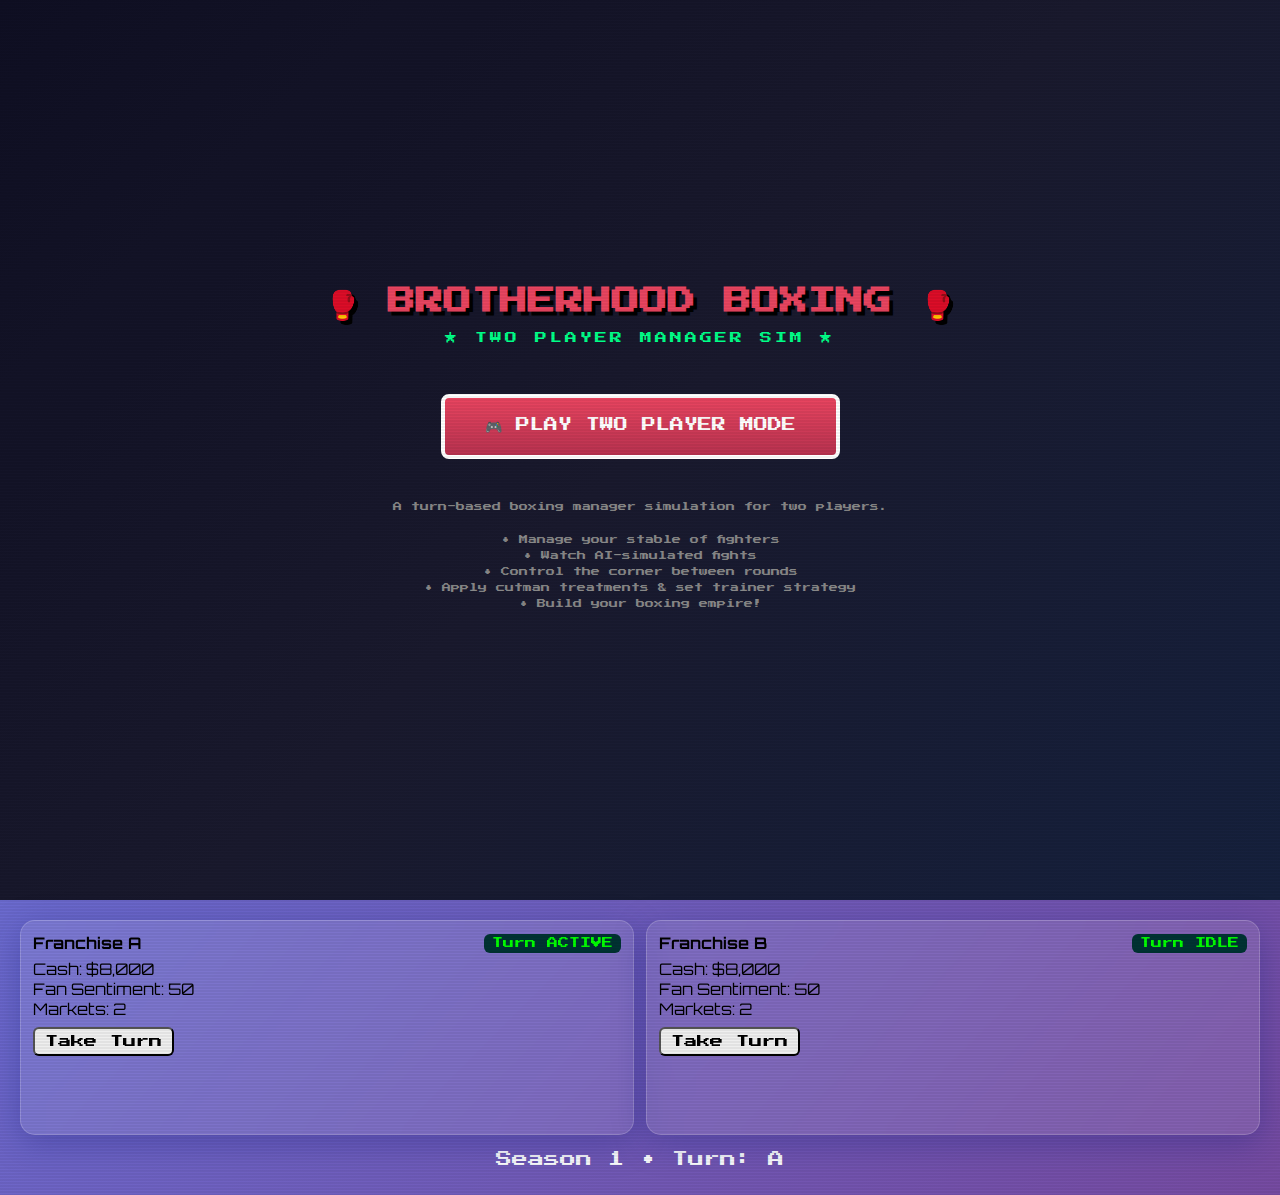
<file: index.html>
<!DOCTYPE html>
<html lang="en">
<head>
<meta charset="UTF-8">
<meta name="viewport" content="width=device-width, initial-scale=1.0">
<title>Brotherhood Boxing - Two Player Manager Sim</title>
<link rel="stylesheet" href="styles.css">
<link href="https://fonts.googleapis.com/css2?family=Orbitron:wght@400;700;900&family=Press+Start+2P&display=swap" rel="stylesheet">
<style>
    .launch-screen {
        min-height: 100vh;
        display: flex;
        flex-direction: column;
        align-items: center;
        justify-content: center;
        background: linear-gradient(135deg, #0f0f23 0%, #1a1a2e 50%, #16213e 100%);
        font-family: 'Press Start 2P', cursive;
        text-align: center;
        padding: 20px;
    }
    .launch-title {
        font-size: 28px;
        color: #e94560;
        text-shadow: 4px 4px 0 #000;
        margin-bottom: 10px;
    }
    .launch-subtitle {
        font-size: 12px;
        color: #00ff88;
        margin-bottom: 40px;
        letter-spacing: 3px;
    }
    .launch-btn {
        font-family: 'Press Start 2P', cursive;
        font-size: 14px;
        padding: 20px 40px;
        margin: 10px;
        background: linear-gradient(180deg, #e94560 0%, #b83250 100%);
        color: white;
        border: 4px solid #fff;
        border-radius: 8px;
        cursor: pointer;
        text-decoration: none;
        display: inline-block;
        transition: all 0.2s;
    }
    .launch-btn:hover {
        transform: scale(1.05);
        box-shadow: 0 0 30px rgba(233, 69, 96, 0.6);
    }
    .launch-btn.secondary {
        background: linear-gradient(180deg, #4da6ff 0%, #0066cc 100%);
        font-size: 10px;
        padding: 15px 30px;
    }
    .launch-desc {
        font-size: 9px;
        color: #888;
        max-width: 500px;
        line-height: 1.8;
        margin-top: 30px;
    }
</style>
</head>
<body>
<div class="launch-screen">
    <h1 class="launch-title">🥊 BROTHERHOOD BOXING 🥊</h1>
    <p class="launch-subtitle">★ TWO PLAYER MANAGER SIM ★</p>
    
    <a href="boxing-manager.html" class="launch-btn">
        🎮 PLAY TWO PLAYER MODE
    </a>
    
    <p class="launch-desc">
        A turn-based boxing manager simulation for two players.<br><br>
        • Manage your stable of fighters<br>
        • Watch AI-simulated fights<br>
        • Control the corner between rounds<br>
        • Apply cutman treatments & set trainer strategy<br>
        • Build your boxing empire!
    </p>
</div>

<!-- Legacy game scripts (can be loaded separately) -->
<script src="game.js"></script>
<script src="twofranchise.js"></script>
</body>
</html>
</file>
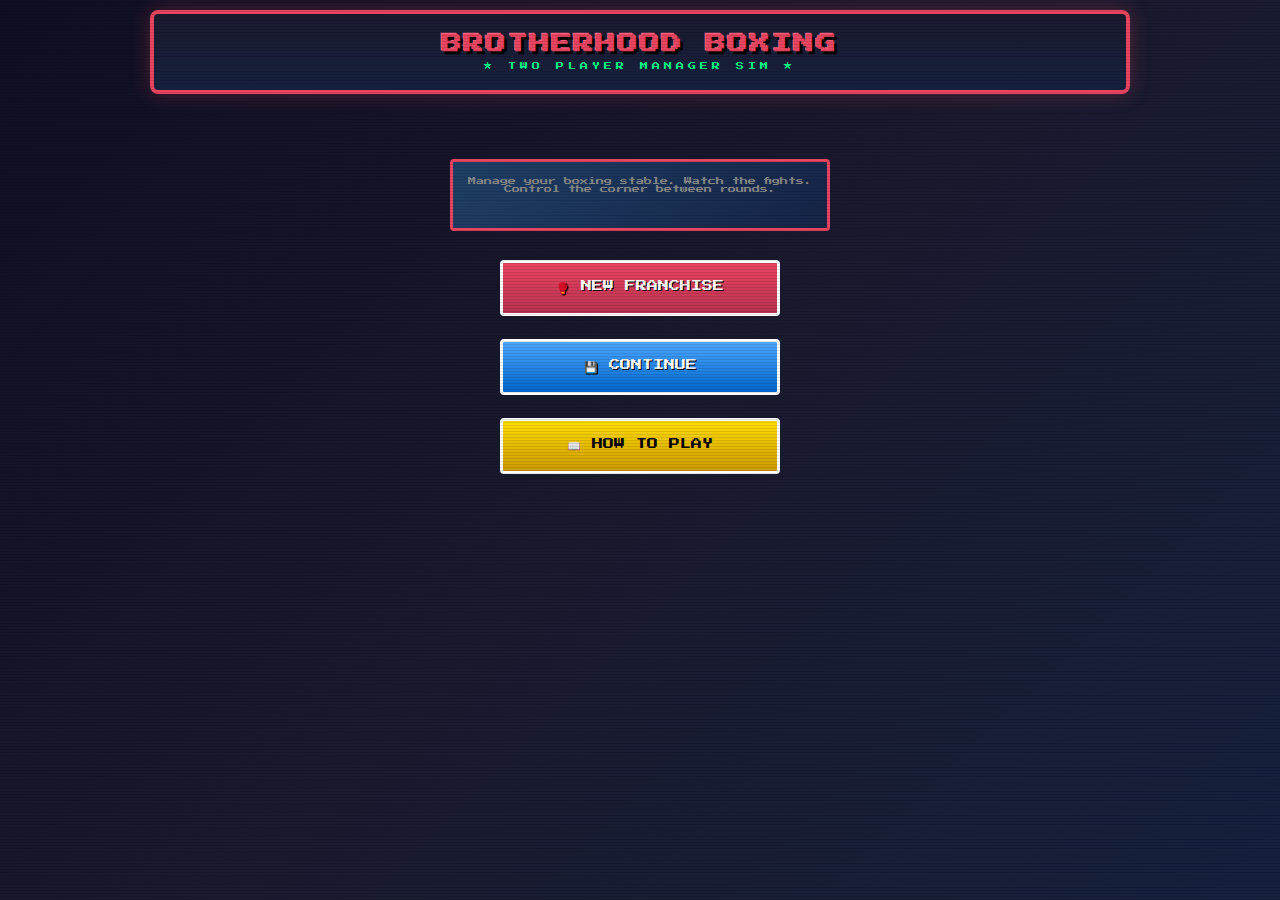
<file: boxing-manager.html>
<!DOCTYPE html>
<html lang="en">
<head>
    <meta charset="UTF-8">
    <meta name="viewport" content="width=device-width, initial-scale=1.0">
    <title>Brotherhood Boxing - Two Player Manager Sim</title>
    <link href="https://fonts.googleapis.com/css2?family=Press+Start+2P&display=swap" rel="stylesheet">
    <style>
        * { margin: 0; padding: 0; box-sizing: border-box; image-rendering: pixelated; }
        body {
            font-family: 'Press Start 2P', cursive;
            background: linear-gradient(135deg, #0f0f23 0%, #1a1a2e 50%, #16213e 100%);
            color: #eee;
            min-height: 100vh;
            overflow-x: hidden;
        }
        body::after {
            content: '';
            position: fixed;
            top: 0; left: 0; width: 100%; height: 100%;
            pointer-events: none;
            background: repeating-linear-gradient(0deg, rgba(0,0,0,0.1) 0px, rgba(0,0,0,0.1) 1px, transparent 1px, transparent 3px);
            z-index: 9999;
        }
        .game-wrapper { max-width: 1000px; margin: 0 auto; padding: 10px; }
        .game-header {
            text-align: center;
            padding: 20px;
            background: linear-gradient(180deg, #1a1a2e 0%, #16213e 100%);
            border: 4px solid #e94560;
            border-radius: 8px;
            margin-bottom: 15px;
            box-shadow: 0 0 20px rgba(233, 69, 96, 0.3);
        }
        .game-title {
            font-size: 20px;
            color: #e94560;
            text-shadow: 3px 3px 0 #000, -1px -1px 0 #ff6b8a;
            letter-spacing: 2px;
            animation: titlePulse 2s infinite;
        }
        @keyframes titlePulse {
            0%, 100% { text-shadow: 3px 3px 0 #000, 0 0 10px #e94560; }
            50% { text-shadow: 3px 3px 0 #000, 0 0 20px #ff6b8a; }
        }
        .game-subtitle { font-size: 8px; color: #00ff88; margin-top: 8px; letter-spacing: 4px; }
        .screen { display: none; }
        .screen.active { display: block; animation: fadeIn 0.3s; }
        @keyframes fadeIn { from { opacity: 0; } to { opacity: 1; } }
        .panel {
            background: linear-gradient(135deg, #1f4068 0%, #162447 100%);
            border: 3px solid #e94560;
            border-radius: 4px;
            padding: 15px;
            margin: 10px 0;
        }
        .panel.blue { border-color: #4da6ff; }
        .panel.green { border-color: #00ff88; }
        .panel.gold { border-color: #ffdd00; }
        .btn {
            font-family: 'Press Start 2P', cursive;
            font-size: 9px;
            padding: 12px 16px;
            background: linear-gradient(180deg, #e94560 0%, #b83250 100%);
            color: white;
            border: 3px solid #fff;
            border-radius: 4px;
            cursor: pointer;
            transition: all 0.1s;
            margin: 4px;
            text-shadow: 1px 1px 0 #000;
        }
        .btn:hover { transform: scale(1.05); box-shadow: 0 0 15px rgba(233, 69, 96, 0.5); }
        .btn:active { transform: scale(0.95); }
        .btn.blue { background: linear-gradient(180deg, #4da6ff 0%, #0066cc 100%); }
        .btn.green { background: linear-gradient(180deg, #00ff88 0%, #00aa55 100%); color: #000; text-shadow: none; }
        .btn.gold { background: linear-gradient(180deg, #ffdd00 0%, #cc9900 100%); color: #000; text-shadow: none; }
        .btn.large { font-size: 11px; padding: 18px 30px; }
        .btn:disabled { opacity: 0.5; cursor: not-allowed; }
        .menu-container { display: flex; flex-direction: column; align-items: center; gap: 15px; padding: 40px 20px; }
        .menu-btn { width: 280px; }
        .grid-2 { display: grid; grid-template-columns: 1fr 1fr; gap: 15px; }
        .grid-3 { display: grid; grid-template-columns: repeat(3, 1fr); gap: 10px; }
        .title { font-size: 12px; color: #ffdd00; text-align: center; margin-bottom: 15px; }
        .subtitle { font-size: 9px; color: #00ff88; margin-bottom: 10px; }
        .label { font-size: 8px; color: #888; }
        .value { font-size: 10px; color: #fff; }
        .highlight { color: #ffdd00; }
        .success { color: #00ff88; }
        .danger { color: #e94560; }
        .input {
            width: 100%;
            padding: 10px;
            font-family: 'Press Start 2P', cursive;
            font-size: 9px;
            background: #0a0a15;
            color: #fff;
            border: 2px solid #555;
            border-radius: 4px;
        }
        .input:focus { border-color: #e94560; outline: none; }
        .fighter-card {
            background: linear-gradient(135deg, #1a2a4a 0%, #0f1a2e 100%);
            border: 3px solid #555;
            border-radius: 4px;
            padding: 12px;
            cursor: pointer;
            transition: all 0.2s;
        }
        .fighter-card:hover { border-color: #e94560; transform: translateY(-2px); }
        .fighter-card.selected { border-color: #00ff88; box-shadow: 0 0 15px rgba(0, 255, 136, 0.4); }
        .fighter-sprite {
            width: 48px;
            height: 64px;
            margin: 0 auto 8px;
            background: #333;
            border: 2px solid #555;
            border-radius: 4px;
            display: flex;
            align-items: center;
            justify-content: center;
            font-size: 24px;
        }
        .fighter-name { font-size: 9px; color: #ffdd00; text-align: center; margin-bottom: 6px; }
        .stat-row { display: flex; justify-content: space-between; align-items: center; font-size: 7px; margin: 3px 0; }
        .stat-bar { width: 50px; height: 6px; background: #222; border: 1px solid #444; border-radius: 2px; overflow: hidden; }
        .stat-fill { height: 100%; background: linear-gradient(90deg, #e94560, #ff6b8a); transition: width 0.3s; }
        .stat-fill.blue { background: linear-gradient(90deg, #4da6ff, #66b3ff); }
        .stat-fill.green { background: linear-gradient(90deg, #00ff88, #66ffaa); }
        .ring-container {
            background: linear-gradient(180deg, #0a0a0a 0%, #1a1a1a 100%);
            border: 6px solid #8B4513;
            border-radius: 8px;
            padding: 15px;
            margin: 15px 0;
        }
        .ring-canvas {
            width: 100%;
            height: 300px;
            background: linear-gradient(180deg, #2a2a2a 0%, #1a1a1a 100%);
            border: 4px solid #ffdd00;
            border-radius: 4px;
            position: relative;
            overflow: hidden;
        }
        .ring-floor {
            position: absolute;
            bottom: 0; left: 0; right: 0;
            height: 60px;
            background: linear-gradient(180deg, #8B7355 0%, #6B5344 100%);
            border-top: 3px solid #A08060;
        }
        .ring-rope {
            position: absolute;
            left: 5%; right: 5%;
            height: 3px;
            background: linear-gradient(90deg, #e94560, #ff6b8a, #e94560);
            box-shadow: 0 0 5px #e94560;
        }
        .rope-1 { top: 25%; }
        .rope-2 { top: 40%; }
        .rope-3 { top: 55%; }
        .ring-fighter {
            position: absolute;
            bottom: 80px;
            width: 60px;
            height: 90px;
            transition: all 0.3s;
        }
        .ring-fighter.left { left: 25%; }
        .ring-fighter.right { right: 25%; }
        .pixel-boxer { width: 40px; height: 70px; position: relative; margin: 0 auto; }
        .boxer-head {
            width: 24px; height: 24px;
            background: #daa520;
            border: 2px solid #8B4513;
            border-radius: 4px;
            position: absolute;
            top: 0; left: 50%;
            transform: translateX(-50%);
        }
        .boxer-body {
            width: 28px; height: 24px;
            position: absolute;
            top: 22px; left: 50%;
            transform: translateX(-50%);
            border: 2px solid;
            border-radius: 2px;
        }
        .boxer-body.red { background: #e94560; border-color: #b83250; }
        .boxer-body.blue { background: #4da6ff; border-color: #0066cc; }
        .boxer-glove {
            width: 12px; height: 12px;
            border-radius: 50%;
            position: absolute;
            top: 28px;
            border: 2px solid;
        }
        .boxer-glove.left-glove { left: -2px; }
        .boxer-glove.right-glove { right: -2px; }
        .boxer-glove.red { background: #ff0000; border-color: #990000; }
        .boxer-glove.blue { background: #0066cc; border-color: #003366; }
        .boxer-shorts {
            width: 24px; height: 14px;
            position: absolute;
            top: 44px; left: 50%;
            transform: translateX(-50%);
            border: 2px solid;
            border-radius: 2px;
        }
        .boxer-shorts.red { background: #ffdd00; border-color: #cc9900; }
        .boxer-shorts.blue { background: #00ff88; border-color: #00aa55; }
        .boxer-legs {
            position: absolute;
            top: 56px; left: 50%;
            transform: translateX(-50%);
            display: flex;
            gap: 4px;
        }
        .boxer-leg { width: 8px; height: 16px; background: #daa520; border: 2px solid #8B4513; }
        
        /* Enhanced Fighter Animations */
        @keyframes fighterIdle {
            0%, 100% { transform: translateY(0) scaleY(1); }
            25% { transform: translateY(-1px) scaleY(0.98); }
            50% { transform: translateY(-2px) scaleY(0.97); }
            75% { transform: translateY(-1px) scaleY(0.98); }
        }
        @keyframes fighterBreathe {
            0%, 100% { transform: scale(1); }
            50% { transform: scale(1.02); }
        }
        @keyframes gloveReady {
            0%, 100% { transform: translateY(0); }
            50% { transform: translateY(-2px); }
        }
        .pixel-boxer { animation: fighterIdle 1.5s ease-in-out infinite; }
        .pixel-boxer .boxer-body { animation: fighterBreathe 2s ease-in-out infinite; }
        .pixel-boxer .boxer-glove { animation: gloveReady 0.8s ease-in-out infinite alternate; }
        
        /* Pause idle animations while boxer is actively fighting/engaged */
        .pixel-boxer.fighting,
        .pixel-boxer.engaged {
            animation-play-state: paused;
        }
        .pixel-boxer.fighting .boxer-body,
        .pixel-boxer.engaged .boxer-body,
        .pixel-boxer.fighting .boxer-glove,
        .pixel-boxer.engaged .boxer-glove {
            animation-play-state: paused;
        }
        
        /* Damage visualization */
        .boxer-head.cut::after {
            content: '';
            position: absolute;
            top: 8px; left: 50%;
            width: 6px; height: 2px;
            background: linear-gradient(90deg, #8B0000, #FF0000);
            border-radius: 1px;
            animation: cutBleed 1s ease-in-out infinite;
        }
        @keyframes cutBleed { 0%, 100% { opacity: 1; } 50% { opacity: 0.6; } }
        .boxer-head.swelling { 
            border-radius: 6px 4px 4px 6px; 
            background: linear-gradient(90deg, #daa520 60%, #9932CC 100%);
        }
        .boxer-body.fatigued { animation: fighterBreathe 1s ease-in-out infinite !important; }
        
        /* Rankings badge styles */
        .rank-badge { 
            display: inline-block; 
            padding: 2px 6px; 
            border-radius: 3px; 
            font-size: 8px; 
            font-weight: bold;
            margin-top: 4px;
        }
        .rank-badge.champion { background: linear-gradient(135deg, #FFD700, #FFA500); color: #000; }
        .rank-badge.contender { background: linear-gradient(135deg, #C0C0C0, #808080); color: #000; }
        .rank-badge.prospect { background: linear-gradient(135deg, #4da6ff, #0066cc); color: #fff; }
        
        /* Training panel styles */
        .training-option {
            background: linear-gradient(135deg, #1a2a4a 0%, #0f1a2e 100%);
            border: 2px solid #444;
            border-radius: 4px;
            padding: 10px;
            margin: 5px 0;
            cursor: pointer;
            transition: all 0.2s;
        }
        .training-option:hover { border-color: #00ff88; transform: translateY(-2px); }
        .training-option.selected { border-color: #ffdd00; box-shadow: 0 0 10px rgba(255, 221, 0, 0.3); }
        
        /* Purse display */
        .purse-display {
            background: linear-gradient(135deg, rgba(0, 255, 136, 0.1), rgba(0, 170, 85, 0.1));
            border: 2px solid #00ff88;
            border-radius: 4px;
            padding: 8px;
            text-align: center;
            margin: 8px 0;
        }
        .purse-amount { font-size: 14px; color: #00ff88; text-shadow: 0 0 10px rgba(0, 255, 136, 0.5); }
        
        /* AI Coach panel */
        .ai-coach-panel {
            background: linear-gradient(135deg, rgba(255, 221, 0, 0.1), rgba(204, 153, 0, 0.1));
            border: 2px solid #ffdd00;
            border-radius: 4px;
            padding: 10px;
            margin: 10px 0;
        }
        .ai-coach-panel .coach-icon { font-size: 20px; margin-right: 8px; }
        .ai-recommendation { font-size: 9px; color: #ffdd00; line-height: 1.6; }
        .fighter-hud {
            position: absolute;
            width: 120px;
            padding: 5px;
            background: rgba(0,0,0,0.85);
            border: 2px solid #555;
            border-radius: 4px;
            top: 10px;
        }
        .fighter-hud.left { left: 10px; }
        .fighter-hud.right { right: 10px; }
        .hud-name { font-size: 7px; color: #ffdd00; margin-bottom: 4px; }
        .hud-bar {
            height: 10px;
            background: #222;
            border: 1px solid #444;
            margin-bottom: 3px;
            border-radius: 2px;
            overflow: hidden;
        }
        .hud-fill { height: 100%; transition: width 0.5s; }
        .hud-fill.health { background: linear-gradient(90deg, #00ff88, #00cc66); }
        .hud-fill.health.low { background: linear-gradient(90deg, #ff6b6b, #cc0000); }
        .hud-fill.stamina { background: linear-gradient(90deg, #4da6ff, #0066cc); }
        .round-display {
            text-align: center;
            padding: 12px;
            background: #000;
            border: 3px solid #ffdd00;
            border-radius: 4px;
            margin-bottom: 15px;
        }
        .round-num { font-size: 16px; color: #ffdd00; }
        .round-timer { font-size: 12px; color: #00ff88; margin-top: 5px; }
        .commentary {
            background: #000;
            border: 2px solid #333;
            border-radius: 4px;
            padding: 12px;
            margin: 10px 0;
            max-height: 120px;
            overflow-y: auto;
        }
        .commentary p { font-size: 8px; line-height: 1.6; margin: 4px 0; }
        .commentary .action { color: #00ff88; }
        .commentary .hit { color: #e94560; }
        .commentary .info { color: #4da6ff; }
        .corner-stat { display: flex; justify-content: space-between; font-size: 8px; padding: 5px 0; border-bottom: 1px solid #333; }
        .corner-actions { display: grid; grid-template-columns: 1fr 1fr; gap: 8px; margin: 10px 0; }
        .corner-btn { font-size: 7px; padding: 10px 8px; }
        .strategy-btn { padding: 12px 8px; font-size: 7px; text-align: center; }
        .strategy-btn.selected { background: linear-gradient(180deg, #00ff88 0%, #00aa55 100%); color: #000; text-shadow: none; }
        .result-banner {
            text-align: center;
            padding: 30px;
            background: linear-gradient(135deg, #1f4068 0%, #162447 100%);
            border: 4px solid #ffdd00;
            border-radius: 8px;
            margin: 20px 0;
        }
        .result-title { font-size: 18px; color: #ffdd00; text-shadow: 3px 3px 0 #000; margin-bottom: 15px; }
        .result-winner { font-size: 14px; color: #00ff88; margin: 15px 0; }
        .result-method { font-size: 10px; color: #e94560; }
        .scorecard { background: #000; border: 2px solid #ffdd00; padding: 15px; margin: 15px 0; }
        .scorecard-row { display: grid; grid-template-columns: 1fr auto 1fr; gap: 10px; font-size: 9px; padding: 4px 0; }
        .score-left { text-align: left; color: #e94560; }
        .score-center { text-align: center; color: #888; }
        .score-right { text-align: right; color: #4da6ff; }
        @keyframes punch { 0% { transform: translateX(0); } 50% { transform: translateX(20px); } 100% { transform: translateX(0); } }
        @keyframes punchRight { 0% { transform: translateX(0); } 50% { transform: translateX(-20px); } 100% { transform: translateX(0); } }
        @keyframes hit { 0%, 100% { filter: brightness(1); } 50% { filter: brightness(2) hue-rotate(180deg); } }
        @keyframes screenShake { 
            0%, 100% { transform: translateX(0); } 
            10% { transform: translateX(-5px) translateY(-3px); } 
            20% { transform: translateX(5px) translateY(2px); } 
            30% { transform: translateX(-4px) translateY(-2px); } 
            40% { transform: translateX(4px) translateY(3px); } 
            50% { transform: translateX(-3px) translateY(-1px); } 
            60% { transform: translateX(3px) translateY(1px); } 
            70% { transform: translateX(-2px); } 
            80% { transform: translateX(2px); } 
            90% { transform: translateX(-1px); } 
        }
        @keyframes knockdownFlash { 
            0% { background-color: rgba(255, 0, 0, 0.5); } 
            100% { background-color: transparent; } 
        }
        @keyframes powerPunch { 
            0% { transform: translateX(0) scale(1); } 
            25% { transform: translateX(-10px) scale(1.1); } 
            50% { transform: translateX(30px) scale(1.15); } 
            100% { transform: translateX(0) scale(1); } 
        }
        @keyframes powerPunchRight { 
            0% { transform: translateX(0) scale(1); } 
            25% { transform: translateX(10px) scale(1.1); } 
            50% { transform: translateX(-30px) scale(1.15); } 
            100% { transform: translateX(0) scale(1); } 
        }
        @keyframes stagger { 
            0%, 100% { transform: translateX(0); } 
            25% { transform: translateX(-15px) rotate(-5deg); } 
            75% { transform: translateX(15px) rotate(5deg); } 
        }
        .punching { animation: punch 0.3s ease-out; }
        .punching-right { animation: punchRight 0.3s ease-out; }
        .power-punching { animation: powerPunch 0.4s ease-out; }
        .power-punching-right { animation: powerPunchRight 0.4s ease-out; }
        .hit-effect { animation: hit 0.2s; }
        .staggered { animation: stagger 0.6s ease-out; }
        .screen-shake { animation: screenShake 0.4s ease-out; }
        .knockdown-flash { animation: knockdownFlash 0.5s ease-out; }
        .momentum-indicator { 
            display: flex; 
            justify-content: center; 
            align-items: center; 
            margin: 5px 0; 
            padding: 5px; 
            background: rgba(0,0,0,0.5); 
            border-radius: 4px; 
        }
        .momentum-bar { 
            width: 200px; 
            height: 8px; 
            background: linear-gradient(90deg, #e94560 0%, #e94560 50%, #4da6ff 50%, #4da6ff 100%); 
            border-radius: 4px; 
            position: relative; 
            border: 1px solid #fff; 
        }
        .momentum-marker { 
            position: absolute; 
            top: -4px; 
            width: 4px; 
            height: 16px; 
            background: #ffdd00; 
            border-radius: 2px; 
            transition: left 0.3s ease; 
            box-shadow: 0 0 8px #ffdd00; 
        }
        .punch-stats { 
            display: flex; 
            justify-content: space-between; 
            font-size: 7px; 
            padding: 5px 10px; 
            background: rgba(0,0,0,0.7); 
            border-radius: 4px; 
            margin: 5px 0; 
        }
        .distance-indicator { 
            display: flex; 
            justify-content: center; 
            align-items: center; 
            font-size: 7px; 
            color: #888; 
            margin: 3px 0; 
        }
        .distance-close { color: #e94560; }
        .distance-mid { color: #ffdd00; }
        .distance-far { color: #4da6ff; }
        .divider { height: 4px; background: repeating-linear-gradient(90deg, #e94560 0px, #e94560 8px, transparent 8px, transparent 16px); margin: 15px 0; }
        .modal { display: none; position: fixed; top: 0; left: 0; right: 0; bottom: 0; background: rgba(0,0,0,0.9); z-index: 1000; align-items: center; justify-content: center; }
        .modal.active { display: flex; }
        .modal-box { background: #16213e; border: 4px solid #e94560; border-radius: 8px; padding: 25px; max-width: 500px; width: 90%; max-height: 80vh; overflow-y: auto; }
        .modal-title { font-size: 14px; color: #ffdd00; margin-bottom: 15px; text-align: center; }
        .modal-text { font-size: 8px; color: #ccc; line-height: 1.8; }
        .turn-banner { text-align: center; padding: 12px; background: linear-gradient(180deg, #e94560 0%, #b83250 100%); border: 3px solid #ffdd00; border-radius: 4px; margin: 10px 0; font-size: 10px; }
        .injury-tag { display: inline-block; font-size: 6px; padding: 2px 4px; border-radius: 2px; margin: 1px; }
        .injury-tag.cut { background: #cc0000; color: white; }
        .injury-tag.swelling { background: #9932CC; color: white; }
    </style>
</head>
<body>
    <div class="game-wrapper">
        <div class="game-header">
            <h1 class="game-title">BROTHERHOOD BOXING</h1>
            <p class="game-subtitle">★ TWO PLAYER MANAGER SIM ★</p>
        </div>
        
        <div id="menu-screen" class="screen active">
            <div class="menu-container">
                <div class="panel" style="text-align: center; max-width: 400px;">
                    <p style="font-size: 8px; color: #888; margin-bottom: 20px;">
                        Manage your boxing stable. Watch the fights.<br>Control the corner between rounds.
                    </p>
                </div>
                <button class="btn large menu-btn" onclick="startNewGame()">🥊 NEW FRANCHISE</button>
                <button class="btn large menu-btn blue" onclick="loadGame()">💾 CONTINUE</button>
                <button class="btn large menu-btn gold" onclick="showModal('rules-modal')">📖 HOW TO PLAY</button>
            </div>
        </div>
        
        <div id="setup-screen" class="screen">
            <h2 class="title">FRANCHISE SETUP</h2>
            <div class="grid-2">
                <div class="panel">
                    <p class="subtitle">🔴 PLAYER 1 - RED CORNER</p>
                    <input type="text" id="p1-name-input" class="input" placeholder="Enter manager name..." maxlength="12">
                    <p class="label" style="margin-top: 8px;">Starting Budget: <span class="success">$50,000</span></p>
                </div>
                <div class="panel blue">
                    <p class="subtitle" style="color: #4da6ff;">🔵 PLAYER 2 - BLUE CORNER</p>
                    <input type="text" id="p2-name-input" class="input" placeholder="Enter manager name..." maxlength="12">
                    <p class="label" style="margin-top: 8px;">Starting Budget: <span class="success">$50,000</span></p>
                </div>
            </div>
            <div class="divider"></div>
            <div style="text-align: center;">
                <button class="btn green large" onclick="confirmSetup()">START FRANCHISE</button>
                <button class="btn" onclick="showScreen('menu-screen')">BACK</button>
            </div>
        </div>
        
        <div id="hub-screen" class="screen">
            <div class="grid-2" style="margin-bottom: 10px;">
                <div class="panel" id="hub-p1-panel">
                    <p class="subtitle">🔴 <span id="hub-p1-name">PLAYER 1</span></p>
                    <p class="value success" id="hub-p1-money">$50,000</p>
                    <p class="label">Record: <span id="hub-p1-record">0-0</span> | ELO: <span id="hub-p1-elo">1000</span></p>
                    <p class="label">Gym Level: <span id="hub-p1-gym" class="highlight">1</span></p>
                </div>
                <div class="panel blue" id="hub-p2-panel">
                    <p class="subtitle" style="color: #4da6ff;">🔵 <span id="hub-p2-name">PLAYER 2</span></p>
                    <p class="value success" id="hub-p2-money">$50,000</p>
                    <p class="label">Record: <span id="hub-p2-record">0-0</span> | ELO: <span id="hub-p2-elo">1000</span></p>
                    <p class="label">Gym Level: <span id="hub-p2-gym" class="highlight">1</span></p>
                </div>
            </div>
            <div class="round-display">
                <div class="round-num">SEASON <span id="hub-season">1</span> - WEEK <span id="hub-week">1</span></div>
            </div>
            <div class="turn-banner" id="turn-banner">PLAYER 1'S TURN</div>
            <div class="grid-3">
                <button class="btn" onclick="viewRoster()">📋 ROSTER</button>
                <button class="btn blue" onclick="scheduleFight()">🥊 FIGHT</button>
                <button class="btn gold" onclick="openTrainingScreen()">💪 GYM</button>
                <button class="btn green" onclick="viewStandings()">🏆 RANKINGS</button>
                <button class="btn" onclick="endTurn()">⏭️ END TURN</button>
                <button class="btn" onclick="saveGame()">💾 SAVE</button>
            </div>
            <div class="commentary" id="hub-log"><p class="info">Welcome to Brotherhood Boxing!</p></div>
        </div>
        
        <div id="roster-screen" class="screen">
            <h2 class="title"><span id="roster-title">ROSTER</span></h2>
            <div id="roster-grid" class="grid-3"></div>
            <div class="divider"></div>
            <div style="text-align: center;"><button class="btn" onclick="showScreen('hub-screen')">BACK TO HUB</button></div>
        </div>
        
        <div id="fight-setup-screen" class="screen">
            <h2 class="title">SCHEDULE A FIGHT</h2>
            <div class="grid-2">
                <div class="panel">
                    <p class="subtitle">🔴 RED CORNER - Select Fighter</p>
                    <div id="p1-select-grid"></div>
                </div>
                <div class="panel blue">
                    <p class="subtitle" style="color: #4da6ff;">🔵 BLUE CORNER - Select Fighter</p>
                    <div id="p2-select-grid"></div>
                </div>
            </div>
            <div class="divider"></div>
            <div style="text-align: center;">
                <button class="btn green large" onclick="confirmFight()">🔔 RING THE BELL!</button>
                <button class="btn" onclick="showScreen('hub-screen')">CANCEL</button>
            </div>
        </div>
        
        <div id="prefight-screen" class="screen">
            <div class="round-display">
                <div class="round-num">FIGHT NIGHT</div>
                <div class="round-timer">MAIN EVENT - 12 ROUNDS</div>
            </div>
            <div class="grid-2">
                <div class="panel" id="prefight-p1"></div>
                <div class="panel blue" id="prefight-p2"></div>
            </div>
            <div style="text-align: center; margin-top: 20px;">
                <button class="btn green large" onclick="beginFight()">🥊 LET'S GET READY TO RUMBLE!</button>
            </div>
        </div>
        
        <div id="fight-screen" class="screen">
            <div class="round-display">
                <div class="round-num">ROUND <span id="fight-round">1</span></div>
                <div class="round-timer" id="fight-timer">3:00</div>
            </div>
            <!-- Momentum Indicator -->
            <div class="momentum-indicator">
                <span style="font-size: 7px; color: #e94560; margin-right: 10px;">🔴</span>
                <div class="momentum-bar">
                    <div class="momentum-marker" id="momentum-marker" style="left: 50%;"></div>
                </div>
                <span style="font-size: 7px; color: #4da6ff; margin-left: 10px;">🔵</span>
            </div>
            <!-- Live Punch Stats -->
            <div class="punch-stats">
                <div style="color: #e94560;">
                    <span id="p1-landed">0</span>/<span id="p1-thrown">0</span> 
                    (<span id="p1-accuracy">0</span>%)
                </div>
                <div style="color: #888;">PUNCHES LANDED/THROWN</div>
                <div style="color: #4da6ff;">
                    <span id="p2-landed">0</span>/<span id="p2-thrown">0</span>
                    (<span id="p2-accuracy">0</span>%)
                </div>
            </div>
            <!-- Distance Indicator -->
            <div class="distance-indicator">
                <span>RANGE: </span><span id="fight-distance" class="distance-mid">MID-RANGE</span>
            </div>
            <div class="ring-container" id="ring-container">
                <div class="ring-canvas" id="ring-canvas">
                    <div class="fighter-hud left">
                        <div class="hud-name" id="hud-p1-name">FIGHTER 1</div>
                        <div class="hud-bar"><div class="hud-fill health" id="hud-p1-health" style="width: 100%"></div></div>
                        <div class="hud-bar"><div class="hud-fill stamina" id="hud-p1-stamina" style="width: 100%"></div></div>
                        <div id="hud-p1-injuries"></div>
                    </div>
                    <div class="fighter-hud right">
                        <div class="hud-name" id="hud-p2-name">FIGHTER 2</div>
                        <div class="hud-bar"><div class="hud-fill health" id="hud-p2-health" style="width: 100%"></div></div>
                        <div class="hud-bar"><div class="hud-fill stamina" id="hud-p2-stamina" style="width: 100%"></div></div>
                        <div id="hud-p2-injuries"></div>
                    </div>
                    <div class="ring-rope rope-1"></div>
                    <div class="ring-rope rope-2"></div>
                    <div class="ring-rope rope-3"></div>
                    <div class="ring-floor"></div>
                    <div class="ring-fighter left" id="fighter-1">
                        <div class="pixel-boxer">
                            <div class="boxer-head"></div>
                            <div class="boxer-body red"></div>
                            <div class="boxer-glove left-glove red"></div>
                            <div class="boxer-glove right-glove red"></div>
                            <div class="boxer-shorts red"></div>
                            <div class="boxer-legs"><div class="boxer-leg"></div><div class="boxer-leg"></div></div>
                        </div>
                    </div>
                    <div class="ring-fighter right" id="fighter-2">
                        <div class="pixel-boxer">
                            <div class="boxer-head"></div>
                            <div class="boxer-body blue"></div>
                            <div class="boxer-glove left-glove blue"></div>
                            <div class="boxer-glove right-glove blue"></div>
                            <div class="boxer-shorts blue"></div>
                            <div class="boxer-legs"><div class="boxer-leg"></div><div class="boxer-leg"></div></div>
                        </div>
                    </div>
                </div>
            </div>
            <div class="commentary" id="fight-commentary"><p class="action">The fighters touch gloves. Here we go!</p></div>
            <div style="text-align: center;">
                <button class="btn gold large" id="sim-btn" onclick="simulateExchange()">⏩ SIMULATE EXCHANGE</button>
            </div>
        </div>
        
        <div id="corner-screen" class="screen">
            <div class="round-display">
                <div class="round-num">CORNER TIME</div>
                <div class="round-timer">60 SECONDS BETWEEN ROUNDS</div>
            </div>
            <p style="text-align: center; font-size: 9px; color: #ffdd00; margin: 15px 0;">
                MANAGERS: Apply treatments and set strategy for the next round!
            </p>
            <div class="grid-2">
                <div class="panel" id="corner-p1-panel">
                    <p class="subtitle">🔴 RED CORNER</p>
                    <p class="hud-name" id="corner-p1-name">FIGHTER</p>
                    <div class="corner-section">
                        <div class="corner-stat"><span>Health:</span><span id="corner-p1-health" class="success">100%</span></div>
                        <div class="corner-stat"><span>Stamina:</span><span id="corner-p1-stamina" class="info">100%</span></div>
                        <div class="corner-stat"><span>Cuts:</span><span id="corner-p1-cuts">None</span></div>
                        <div class="corner-stat"><span>Swelling:</span><span id="corner-p1-swelling">None</span></div>
                    </div>
                    <p class="label" style="margin-top: 10px;">CUTMAN ACTIONS (pick one):</p>
                    <div class="corner-actions" id="p1-cutman-actions">
                        <button class="btn corner-btn" onclick="cutmanAction(1,'ice')">🧊 ICE</button>
                        <button class="btn corner-btn" onclick="cutmanAction(1,'adrenaline')">💉 STOP CUT</button>
                        <button class="btn corner-btn" onclick="cutmanAction(1,'water')">💧 WATER</button>
                        <button class="btn corner-btn" onclick="cutmanAction(1,'salts')">👃 SALTS</button>
                    </div>
                    <p class="label">TRAINER STRATEGY:</p>
                    <div class="corner-actions" id="p1-strategy-btns">
                        <button class="btn strategy-btn" data-strategy="aggressive" onclick="setStrategy(1,'aggressive')">👊 AGGRESSIVE</button>
                        <button class="btn strategy-btn" data-strategy="defensive" onclick="setStrategy(1,'defensive')">🛡️ DEFENSIVE</button>
                        <button class="btn strategy-btn" data-strategy="body" onclick="setStrategy(1,'body')">💪 BODY WORK</button>
                        <button class="btn strategy-btn" data-strategy="head" onclick="setStrategy(1,'head')">🎯 HEAD HUNTER</button>
                    </div>
                </div>
                <div class="panel blue" id="corner-p2-panel">
                    <p class="subtitle" style="color: #4da6ff;">🔵 BLUE CORNER</p>
                    <p class="hud-name" id="corner-p2-name">FIGHTER</p>
                    <div class="corner-section">
                        <div class="corner-stat"><span>Health:</span><span id="corner-p2-health" class="success">100%</span></div>
                        <div class="corner-stat"><span>Stamina:</span><span id="corner-p2-stamina" class="info">100%</span></div>
                        <div class="corner-stat"><span>Cuts:</span><span id="corner-p2-cuts">None</span></div>
                        <div class="corner-stat"><span>Swelling:</span><span id="corner-p2-swelling">None</span></div>
                    </div>
                    <p class="label" style="margin-top: 10px;">CUTMAN ACTIONS (pick one):</p>
                    <div class="corner-actions" id="p2-cutman-actions">
                        <button class="btn corner-btn blue" onclick="cutmanAction(2,'ice')">🧊 ICE</button>
                        <button class="btn corner-btn blue" onclick="cutmanAction(2,'adrenaline')">💉 STOP CUT</button>
                        <button class="btn corner-btn blue" onclick="cutmanAction(2,'water')">💧 WATER</button>
                        <button class="btn corner-btn blue" onclick="cutmanAction(2,'salts')">👃 SALTS</button>
                    </div>
                    <p class="label">TRAINER STRATEGY:</p>
                    <div class="corner-actions" id="p2-strategy-btns">
                        <button class="btn strategy-btn blue" data-strategy="aggressive" onclick="setStrategy(2,'aggressive')">👊 AGGRESSIVE</button>
                        <button class="btn strategy-btn blue" data-strategy="defensive" onclick="setStrategy(2,'defensive')">🛡️ DEFENSIVE</button>
                        <button class="btn strategy-btn blue" data-strategy="body" onclick="setStrategy(2,'body')">💪 BODY WORK</button>
                        <button class="btn strategy-btn blue" data-strategy="head" onclick="setStrategy(2,'head')">🎯 HEAD HUNTER</button>
                    </div>
                </div>
            </div>
            <div class="divider"></div>
            <div style="text-align: center;"><button class="btn green large" onclick="nextRound()">🔔 SECONDS OUT!</button></div>
        </div>
        
        <div id="result-screen" class="screen">
            <div class="result-banner" id="result-banner">
                <div class="result-title">FIGHT OVER!</div>
                <div class="result-winner" id="result-winner">WINNER</div>
                <div class="result-method" id="result-method">BY DECISION</div>
            </div>
            <div class="scorecard" id="scorecard"></div>
            <div class="grid-2" id="result-stats"></div>
            <div style="text-align: center; margin-top: 20px;">
                <button class="btn green large" onclick="returnToHub()">RETURN TO FRANCHISE</button>
            </div>
        </div>
        
        <div id="standings-screen" class="screen">
            <h2 class="title">🏆 RANKINGS & STANDINGS</h2>
            <div class="panel" id="standings-content"></div>
            <div class="panel gold" style="margin-top: 10px;">
                <p class="subtitle" style="color: #ffdd00; margin-bottom: 10px;">📊 WEIGHT CLASS RANKINGS</p>
                <div id="weight-class-rankings"></div>
            </div>
            <div style="text-align: center; margin-top: 15px;"><button class="btn" onclick="showScreen('hub-screen')">BACK</button></div>
        </div>
        
        <div id="training-screen" class="screen">
            <h2 class="title">💪 GYM TRAINING</h2>
            <div class="grid-2">
                <div class="panel">
                    <p class="subtitle">SELECT FIGHTER TO TRAIN</p>
                    <div id="training-fighter-select"></div>
                </div>
                <div class="panel green">
                    <p class="subtitle" style="color: #00ff88;">TRAINING OPTIONS</p>
                    <div class="ai-coach-panel">
                        <span class="coach-icon">🤖</span>
                        <strong style="font-size: 8px; color: #ffdd00;">AI COACH RECOMMENDATION</strong>
                        <p class="ai-recommendation" id="ai-training-recommendation">Select a fighter to receive AI training recommendations.</p>
                    </div>
                    <div id="training-options">
                        <div class="training-option" data-stat="power" onclick="selectTraining('power')">
                            <span style="font-size: 16px;">👊</span>
                            <span style="font-size: 8px; margin-left: 8px;">POWER TRAINING</span>
                            <span style="font-size: 7px; color: #888; display: block; margin-left: 26px;">Heavy bag, strength exercises</span>
                        </div>
                        <div class="training-option" data-stat="speed" onclick="selectTraining('speed')">
                            <span style="font-size: 16px;">⚡</span>
                            <span style="font-size: 8px; margin-left: 8px;">SPEED TRAINING</span>
                            <span style="font-size: 7px; color: #888; display: block; margin-left: 26px;">Speed bag, footwork drills</span>
                        </div>
                        <div class="training-option" data-stat="stamina" onclick="selectTraining('stamina')">
                            <span style="font-size: 16px;">🏃</span>
                            <span style="font-size: 8px; margin-left: 8px;">CARDIO TRAINING</span>
                            <span style="font-size: 7px; color: #888; display: block; margin-left: 26px;">Running, endurance exercises</span>
                        </div>
                        <div class="training-option" data-stat="defense" onclick="selectTraining('defense')">
                            <span style="font-size: 16px;">🛡️</span>
                            <span style="font-size: 8px; margin-left: 8px;">DEFENSE TRAINING</span>
                            <span style="font-size: 7px; color: #888; display: block; margin-left: 26px;">Sparring, slip drills</span>
                        </div>
                        <div class="training-option" data-stat="chin" onclick="selectTraining('chin')">
                            <span style="font-size: 16px;">💎</span>
                            <span style="font-size: 8px; margin-left: 8px;">CHIN CONDITIONING</span>
                            <span style="font-size: 7px; color: #888; display: block; margin-left: 26px;">Neck exercises, sparring</span>
                        </div>
                        <div class="training-option" data-stat="heart" onclick="selectTraining('heart')">
                            <span style="font-size: 16px;">❤️</span>
                            <span style="font-size: 8px; margin-left: 8px;">MENTAL TRAINING</span>
                            <span style="font-size: 7px; color: #888; display: block; margin-left: 26px;">Pressure sparring, visualization</span>
                        </div>
                    </div>
                    <div style="margin-top: 15px; padding: 8px; background: rgba(0,0,0,0.3); border-radius: 4px;">
                        <p class="label">GYM LEVEL: <span id="gym-level-display" class="highlight">1</span></p>
                        <p class="label">TRAINING COST: <span id="training-cost-display" class="success">$5,000</span></p>
                        <p class="label">BONUS: <span id="training-bonus-display" style="color: #4da6ff;">+0% (Upgrade gym for bonus)</span></p>
                    </div>
                </div>
            </div>
            <div class="divider"></div>
            <div style="text-align: center;">
                <button class="btn gold" onclick="upgradeGym()">🏋️ UPGRADE GYM ($10,000)</button>
                <button class="btn green large" onclick="confirmTraining()">START TRAINING</button>
                <button class="btn" onclick="showScreen('hub-screen')">BACK</button>
            </div>
        </div>
        
        <div class="modal" id="rules-modal">
            <div class="modal-box">
                <h2 class="modal-title">HOW TO PLAY</h2>
                <div class="modal-text">
                    <p class="highlight">🥊 BROTHERHOOD BOXING</p>
                    <p>A two-player turn-based boxing manager simulation.</p><br>
                    <p class="highlight">👔 YOU ARE THE MANAGER</p>
                    <p>You don't control the boxers directly - you watch the fight simulation and make decisions between rounds!</p><br>
                    <p class="highlight">📋 FRANCHISE MODE</p>
                    <p>• Each player takes turns managing their stable</p>
                    <p>• Train your fighters to improve their stats</p>
                    <p>• Schedule fights against your opponent's boxers</p><br>
                    <p class="highlight">🥊 FIGHT NIGHT</p>
                    <p>• Click "Simulate Exchange" to watch the AI fight</p>
                    <p>• Between rounds, YOU become the corner man!</p><br>
                    <p class="highlight">🩹 CORNER CONTROLS</p>
                    <p>• CUTMAN: Apply ice, stop cuts, give water</p>
                    <p>• TRAINER: Set strategy for next round</p>
                    <p>• Your choices affect how your fighter performs!</p><br>
                    <p class="highlight">🏆 WIN THE SEASON</p>
                    <p>Build the best stable, win fights, earn money!</p>
                </div>
                <button class="btn" onclick="closeModal('rules-modal')" style="margin-top: 15px;">GOT IT!</button>
            </div>
        </div>
    </div>

    <script>
    // ============================================
    // BROTHERHOOD BOXING - GAME ENGINE
    // Two Player Turn-Based Manager Sim
    // ============================================

    // Game State
    const GameState = {
        players: [
            { name: 'Player 1', money: 50000, wins: 0, losses: 0, fighters: [], gymLevel: 1, elo: 1000, totalEarnings: 0 },
            { name: 'Player 2', money: 50000, wins: 0, losses: 0, fighters: [], gymLevel: 1, elo: 1000, totalEarnings: 0 }
        ],
        currentTurn: 0,
        season: 1,
        week: 1,
        activeFight: null,
        fightState: null,
        // Rankings system
        weightClassRankings: {
            'Heavyweight': [],
            'Light Heavyweight': [],
            'Middleweight': [],
            'Welterweight': [],
            'Lightweight': []
        },
        // Training system
        selectedTrainingFighter: null,
        selectedTrainingStat: null
    };

    // ============================================
    // RANKING SYSTEM - ELO & Weight Class Rankings
    // ============================================
    const RankingSystem = {
        K_FACTOR: 32,
        
        calculateElo: function(winnerElo, loserElo, isKO = false) {
            const expectedWinner = 1 / (1 + Math.pow(10, (loserElo - winnerElo) / 400));
            const expectedLoser = 1 / (1 + Math.pow(10, (winnerElo - loserElo) / 400));
            
            // Use separate K-factors so that KO bonus only applies to the winner
            let winnerKFactor = this.K_FACTOR;
            let loserKFactor = this.K_FACTOR;
            if (isKO) {
                winnerKFactor *= 1.2; // Bonus for KO wins applies only to winner
            }
            
            const winnerNewElo = Math.round(winnerElo + winnerKFactor * (1 - expectedWinner));
            const loserNewElo = Math.round(loserElo + loserKFactor * (0 - expectedLoser));
            
            return {
                winner: Math.max(100, winnerNewElo),
                loser: Math.max(100, loserNewElo)
            };
        },
        
        getRankTier: function(elo) {
            if (elo >= 1800) return { tier: 'CHAMPION', color: '#FFD700', badge: 'champion' };
            if (elo >= 1500) return { tier: 'CONTENDER', color: '#C0C0C0', badge: 'contender' };
            if (elo >= 1200) return { tier: 'GATEKEEPER', color: '#CD7F32', badge: 'prospect' };
            if (elo >= 1000) return { tier: 'PROSPECT', color: '#4da6ff', badge: 'prospect' };
            return { tier: 'JOURNEYMAN', color: '#888', badge: 'prospect' };
        },
        
        updateRankings: function() {
            // Collect all fighters
            const allFighters = [...GameState.players[0].fighters, ...GameState.players[1].fighters];
            
            // Reset rankings
            Object.keys(GameState.weightClassRankings).forEach(wc => {
                GameState.weightClassRankings[wc] = [];
            });
            
            // Sort fighters into weight classes
            allFighters.forEach(fighter => {
                const weightClass = fighter.weightClass || 'Welterweight';
                if (GameState.weightClassRankings[weightClass]) {
                    GameState.weightClassRankings[weightClass].push({
                        name: fighter.name,
                        elo: fighter.elo || 1000,
                        record: fighter.record || { wins: 0, losses: 0 },
                        style: fighter.style,
                        owner: GameState.players[0].fighters.includes(fighter) ? 0 : 1
                    });
                }
            });
            
            // Sort each weight class by ELO
            Object.keys(GameState.weightClassRankings).forEach(wc => {
                GameState.weightClassRankings[wc].sort((a, b) => b.elo - a.elo);
            });
        }
    };

    // ============================================
    // TRAINING SYSTEM CONSTANTS
    // ============================================
    const TrainingConstants = {
        BASE_TRAINING_COST: 5000,
        INCREMENTAL_COST: 500,
        MAX_TRAINING_COST: 15000,
        MAX_TRAINING_SESSIONS: 50,
        
        calculateTrainingCost: function(fighter) {
            const sessions = fighter.trainingSessions || 0;
            const rawCost = this.BASE_TRAINING_COST + (sessions * this.INCREMENTAL_COST);
            return Math.min(rawCost, this.MAX_TRAINING_COST);
        }
    };

    // ============================================
    // MONEY PER FIGHT SYSTEM - Purse Calculations
    // ============================================
    const PurseSystem = {
        BASE_PURSE: 5000,
        
        calculateFightPurse: function(fighter, opponent, isChampionshipFight = false) {
            let basePurse = this.BASE_PURSE;
            
            // ELO-based purse multiplier - ensure minimum of 1.0 so low-ELO fighters earn at least base purse
            const avgElo = ((fighter.elo || 1000) + (opponent.elo || 1000)) / 2;
            let eloMultiplier = 1 + (avgElo - 1000) / 500;
            eloMultiplier = Math.max(1.0, eloMultiplier);
            
            // Fight type bonuses
            let fightBonus = 1.0;
            if (isChampionshipFight) fightBonus = 2.5;
            
            // Calculate total purse
            const totalPurse = Math.round(basePurse * eloMultiplier * fightBonus);
            
            return {
                basePurse: totalPurse,
                winnerShare: Math.round(totalPurse * 0.65),
                loserShare: Math.round(totalPurse * 0.35),
                koBonus: Math.round(totalPurse * 0.25)
            };
        },
        
        calculateExpenses: function(player, fighter) {
            const gymFee = 500 * (player.gymLevel || 1);
            const cornerCrew = 1000;
            const trainingCamp = (fighter.trainingSessions || 0) * 200;
            
            return {
                gymFee,
                cornerCrew,
                trainingCamp,
                total: gymFee + cornerCrew + trainingCamp
            };
        }
    };

    // ============================================
    // AI ENHANCEMENT SYSTEM
    // ============================================
    const AICoach = {
        analyzeStyle: function(fighter) {
            const stats = {
                power: fighter.power,
                speed: fighter.speed,
                stamina: fighter.stamina,
                defense: fighter.defense,
                chin: fighter.chin,
                heart: fighter.heart
            };
            
            // Determine weakness
            const minStat = Object.entries(stats).reduce((a, b) => a[1] < b[1] ? a : b);
            const maxStat = Object.entries(stats).reduce((a, b) => a[1] > b[1] ? a : b);
            
            return {
                strength: maxStat[0],
                weakness: minStat[0],
                recommendedTraining: minStat[0]
            };
        },
        
        getTrainingRecommendation: function(fighter) {
            const analysis = this.analyzeStyle(fighter);
            const ovr = Math.round((fighter.power + fighter.speed + fighter.stamina + fighter.defense + fighter.chin + fighter.heart) / 6);
            
            const recommendations = {
                power: `${fighter.name}'s power (${fighter.power}) could use work. Focus on heavy bag and strength training to increase knockout potential.`,
                speed: `${fighter.name}'s speed (${fighter.speed}) is a weak point. Speed bag drills and footwork exercises will help.`,
                stamina: `${fighter.name} gasses out easily with stamina at ${fighter.stamina}. Cardio and roadwork are essential.`,
                defense: `${fighter.name}'s defense (${fighter.defense}) needs improvement. Sparring and slip drills recommended.`,
                chin: `${fighter.name}'s chin (${fighter.chin}) is vulnerable. Neck exercises and controlled sparring will help.`,
                heart: `${fighter.name}'s mental toughness (${fighter.heart}) could be better. Pressure sparring and visualization training advised.`
            };
            
            return {
                overall: `OVR ${ovr} - ${analysis.strength.toUpperCase()} fighter with ${analysis.weakness} as weakness.`,
                recommendation: recommendations[analysis.weakness] || 'All-around training recommended.',
                suggestedStat: analysis.recommendedTraining
            };
        },
        
        predictFightOutcome: function(fighter1, fighter2) {
            // Adjust stat weights based on fighter style while preserving original base weights
            function getStyleWeights(style) {
                const weights = {
                    power: 1.2,
                    speed: 1.1,
                    stamina: 1.0,
                    defense: 0.9,
                    chin: 0.8,
                    heart: 0.7
                };

                if (!style || typeof style !== 'string') {
                    return weights;
                }

                switch (style.toLowerCase()) {
                    case 'slugger':
                        // Sluggers rely more on power and toughness
                        weights.power += 0.3;
                        weights.chin += 0.1;
                        break;
                    case 'outboxer':
                        // Outboxers emphasize speed and defense
                        weights.speed += 0.2;
                        weights.defense += 0.2;
                        break;
                    case 'swarmer':
                        // Swarmers typically have great stamina and heart
                        weights.stamina += 0.2;
                        weights.heart += 0.2;
                        break;
                    case 'boxer-puncher':
                        // Balanced offensive style: slight boosts to power and speed
                        weights.power += 0.15;
                        weights.speed += 0.15;
                        break;
                    default:
                        // Unknown style: use base weights
                        break;
                }

                return weights;
            }

            function calculateScore(fighter) {
                const w = getStyleWeights(fighter.style);
                return (
                    fighter.power * w.power +
                    fighter.speed * w.speed +
                    fighter.stamina * w.stamina +
                    fighter.defense * w.defense +
                    fighter.chin * w.chin +
                    fighter.heart * w.heart
                );
            }

            const f1Score = calculateScore(fighter1);
            const f2Score = calculateScore(fighter2);
            
            const total = f1Score + f2Score;
            const f1Chance = Math.round((f1Score / total) * 100);
            
            return {
                fighter1Chance: f1Chance,
                fighter2Chance: 100 - f1Chance,
                prediction: f1Score > f2Score ? fighter1.name : fighter2.name,
                confidence: Math.abs(f1Chance - 50) + 50
            };
        }
    };

    // Fighter Database - Starter Rosters
    function generateFighterId(playerKey) {
        // Prefer cryptographically strong UUIDs when available
        if (window.crypto && typeof window.crypto.randomUUID === 'function') {
            return playerKey + '-' + window.crypto.randomUUID();
        }
        // Fallback: timestamp + random string to reduce collision risk
        const timestamp = Date.now().toString(36);
        const random = Math.random().toString(36).substring(2, 8);
        return playerKey + '-' + timestamp + '-' + random;
    }

    const starterFighters = {
        player1: [
            { id: generateFighterId('player1'), name: 'IRON MIKE', style: 'Slugger', power: 88, speed: 75, stamina: 70, defense: 65, chin: 80, heart: 85, emoji: '👊', elo: 1150, weightClass: 'Heavyweight', record: { wins: 5, losses: 1 }, trainingSessions: 0 },
            { id: generateFighterId('player1'), name: 'QUICK HANDS', style: 'Outboxer', power: 70, speed: 90, stamina: 80, defense: 85, chin: 65, heart: 75, emoji: '🥊', elo: 1100, weightClass: 'Welterweight', record: { wins: 3, losses: 0 }, trainingSessions: 0 },
            { id: generateFighterId('player1'), name: 'THE TANK', style: 'Swarmer', power: 75, speed: 70, stamina: 95, defense: 70, chin: 90, heart: 95, emoji: '🔥', elo: 1080, weightClass: 'Middleweight', record: { wins: 4, losses: 2 }, trainingSessions: 0 }
        ],
        player2: [
            { id: generateFighterId('player2'), name: 'THUNDER', style: 'Slugger', power: 85, speed: 72, stamina: 75, defense: 68, chin: 82, heart: 80, emoji: '⚡', elo: 1120, weightClass: 'Heavyweight', record: { wins: 4, losses: 1 }, trainingSessions: 0 },
            { id: generateFighterId('player2'), name: 'THE GHOST', style: 'Outboxer', power: 68, speed: 92, stamina: 78, defense: 88, chin: 62, heart: 78, emoji: '👻', elo: 1090, weightClass: 'Welterweight', record: { wins: 2, losses: 1 }, trainingSessions: 0 },
            { id: generateFighterId('player2'), name: 'WARRIOR', style: 'Swarmer', power: 78, speed: 68, stamina: 92, defense: 72, chin: 88, heart: 92, emoji: '⚔️', elo: 1070, weightClass: 'Middleweight', record: { wins: 3, losses: 2 }, trainingSessions: 0 }
        ]
    };

    // Commentary lines - Enhanced with more variety and boxing-accurate descriptions
    const commentary = {
        jab: [
            '{attacker} lands a sharp jab!', 
            '{attacker} pops the jab!', 
            'Quick jab from {attacker}!',
            '{attacker} sticks the jab right down the pipe!',
            'Textbook jab from {attacker}!',
            '{attacker} measures with the jab!',
            'The jab finds its mark!',
            '{attacker}\'s jab snaps {defender}\'s head back!'
        ],
        cross: [
            '{attacker} throws a straight right!',
            'The cross lands flush for {attacker}!',
            '{attacker} uncorks a straight!',
            'Power shot from {attacker}!',
            '{attacker} steps in with the right hand!',
            'That cross had some mustard on it!'
        ],
        hook: [
            '{attacker} connects with a devastating hook!', 
            'HUGE hook by {attacker}!', 
            '{attacker} lands the hook!',
            'Left hook from {attacker} lands clean!',
            '{attacker} throws a sweeping hook!',
            'The hook catches {defender} on the temple!',
            'What a check hook from {attacker}!',
            '{attacker}\'s hook comes around the guard!'
        ],
        uppercut: [
            '{attacker} lands an uppercut!', 
            'BIG uppercut from {attacker}!', 
            '{attacker} finds the chin with an uppercut!',
            '{attacker} rips the uppercut through the middle!',
            'Vicious uppercut by {attacker}!',
            'The uppercut rises and lands!',
            '{attacker} comes up with the shovel shot!'
        ],
        miss: [
            '{attacker} misses!', 
            '{defender} dodges!', 
            '{attacker} swings and misses!',
            '{defender} slips the punch beautifully!',
            '{defender} makes {attacker} miss badly!',
            'Nothing but air on that one!',
            '{defender}\'s head movement is on point!',
            '{attacker} falls short!',
            '{defender} pulls back just in time!'
        ],
        block: [
            '{defender} blocks the shot!', 
            'Good defense by {defender}!', 
            '{defender} covers up!',
            '{defender} catches it on the gloves!',
            'That one lands on the arms!',
            '{defender} shows good guard work!',
            'Blocked by the high guard!',
            '{defender} absorbs it on the shell!'
        ],
        bodyShot: [
            '{attacker} digs to the body!', 
            'Body shot from {attacker}!', 
            '{attacker} goes downstairs!',
            '{attacker} targets the ribs!',
            'Liver shot from {attacker}!',
            '{attacker} buries one in the midsection!',
            'That body shot made {defender} wince!',
            '{attacker} is investing to the body!',
            'Punishing body work from {attacker}!'
        ],
        bigHit: [
            'WHAT A SHOT! {defender} is hurt!', 
            '{defender} is ROCKED!', 
            'DEVASTATING blow by {attacker}!',
            'OH! {defender} felt that one!',
            '{defender}\'s legs are gone!',
            'THUNDEROUS shot from {attacker}!',
            '{defender} is in serious trouble!',
            'That one buckled {defender}\'s knees!',
            'HUGE SHOT! The crowd is on their feet!'
        ],
        clinch: [
            'The fighters clinch...', 
            'They tie up in the center.', 
            'Break it up!',
            '{defender} holds on to recover...',
            'Smart clinch work to survive the moment.',
            'The referee separates them.'
        ],
        tired: [
            '{fighter} is showing signs of fatigue.', 
            '{fighter} is breathing heavy.', 
            '{fighter} needs to pace themselves.',
            '{fighter}\'s punch output is dropping.',
            '{fighter} looks gassed!',
            'The tank is running low for {fighter}.',
            '{fighter}\'s corner is screaming for more energy!'
        ],
        combo: [
            '{attacker} lands a combination!',
            '{attacker} goes 1-2!',
            'Nice combo from {attacker}!',
            '{attacker} strings together multiple shots!',
            '{attacker} lets their hands go!',
            'Flurry of punches from {attacker}!'
        ],
        counter: [
            '{defender} fires back with a counter!',
            'Beautiful counter by {defender}!',
            '{defender} makes them pay for that!',
            'Counter shot from {defender}!',
            '{defender} times it perfectly!'
        ],
        knockdown: [
            'DOWN GOES {defender}!',
            '{defender} IS DOWN!',
            'KNOCKDOWN! {defender} hits the canvas!',
            '{attacker} drops {defender}!',
            'THE CANVAS CATCHES {defender}!',
            '{defender} is on the deck!'
        ],
        recovery: [
            '{fighter} beats the count!',
            '{fighter} shows that heart!',
            '{fighter} is back on their feet!',
            '{fighter} survives!'
        ],
        ringControl: [
            '{fighter} is cutting off the ring!',
            '{fighter} has {defender} against the ropes!',
            '{fighter} is controlling the center!',
            '{fighter} is dictating the pace!'
        ],
        crowdReaction: [
            'The crowd erupts!',
            'Listen to this crowd!',
            'The arena is electric!',
            'The fans are loving this!'
        ]
    };

    // Punch types with realistic boxing mechanics
    const PUNCH_TYPES = {
        jab: { damage: 3, stamina: 2, speed: 1.2, accuracy: 1.15, name: 'JAB' },
        cross: { damage: 7, stamina: 4, speed: 0.9, accuracy: 0.95, name: 'CROSS' },
        hook: { damage: 9, stamina: 5, speed: 0.85, accuracy: 0.85, name: 'HOOK' },
        uppercut: { damage: 10, stamina: 6, speed: 0.75, accuracy: 0.80, name: 'UPPERCUT' },
        bodyJab: { damage: 4, stamina: 3, speed: 1.0, accuracy: 1.1, name: 'BODY JAB' },
        bodyHook: { damage: 8, stamina: 5, speed: 0.8, accuracy: 0.9, name: 'BODY HOOK' }
    };

    // Ring distance mechanics
    const RING_DISTANCES = {
        close: { 
            name: 'CLOSE RANGE', 
            class: 'distance-close',
            modifiers: { hook: 1.2, uppercut: 1.3, jab: 0.7, cross: 0.8 }
        },
        mid: { 
            name: 'MID-RANGE', 
            class: 'distance-mid',
            modifiers: { hook: 1.0, uppercut: 0.9, jab: 1.1, cross: 1.2 }
        },
        far: { 
            name: 'OUTSIDE', 
            class: 'distance-far',
            modifiers: { hook: 0.7, uppercut: 0.6, jab: 1.3, cross: 1.0 }
        }
    };

    // Utility Functions
    function showScreen(screenId) {
        document.querySelectorAll('.screen').forEach(s => s.classList.remove('active'));
        document.getElementById(screenId).classList.add('active');
    }

    function showModal(modalId) {
        document.getElementById(modalId).classList.add('active');
    }

    function closeModal(modalId) {
        document.getElementById(modalId).classList.remove('active');
    }

    function log(message, type = 'info') {
        const logEl = document.getElementById('hub-log');
        if (logEl) {
            const p = document.createElement('p');
            p.className = type;
            p.textContent = message;
            logEl.insertBefore(p, logEl.firstChild);
        }
    }

    function fightLog(message, type = 'action') {
        const logEl = document.getElementById('fight-commentary');
        if (logEl) {
            const p = document.createElement('p');
            p.className = type;
            p.textContent = message;
            logEl.appendChild(p);
            logEl.scrollTop = logEl.scrollHeight;
        }
    }

    function rand(min, max) {
        return Math.floor(Math.random() * (max - min + 1)) + min;
    }

    function pick(arr) {
        return arr[Math.floor(Math.random() * arr.length)];
    }

    // Menu Functions
    function startNewGame() {
        showScreen('setup-screen');
    }

    function loadGame() {
        const saved = localStorage.getItem('brotherhood_boxing_save');
        if (saved) {
            try {
                const data = JSON.parse(saved);
                Object.assign(GameState, data);
                updateHubUI();
                showScreen('hub-screen');
                log('Game loaded!', 'action');
            } catch (e) {
                alert('No saved game found or save corrupted.');
            }
        } else {
            alert('No saved game found. Start a new franchise!');
        }
    }

    function saveGame() {
        try {
            localStorage.setItem('brotherhood_boxing_save', JSON.stringify(GameState));
            log('Game saved!', 'action');
        } catch (e) {
            log('Failed to save game. Storage may be full or unavailable.', 'hit');
            alert('Could not save game. Please check if you have storage space available.');
        }
    }

    function validatePlayerName(name) {
        // Allow alphanumeric characters, spaces, and common punctuation
        const sanitized = name.replace(/[^a-zA-Z0-9\s\-_.]/g, '').trim();
        if (sanitized.length === 0) return null;
        if (sanitized.length > 12) return sanitized.substring(0, 12);
        return sanitized;
    }

    function confirmSetup() {
        let p1Name = validatePlayerName(document.getElementById('p1-name-input').value) || 'PLAYER 1';
        let p2Name = validatePlayerName(document.getElementById('p2-name-input').value) || 'PLAYER 2';
        
        GameState.players[0].name = p1Name.toUpperCase();
        GameState.players[1].name = p2Name.toUpperCase();
        
        // Assign starter fighters
        GameState.players[0].fighters = JSON.parse(JSON.stringify(starterFighters.player1));
        GameState.players[1].fighters = JSON.parse(JSON.stringify(starterFighters.player2));
        
        updateHubUI();
        showScreen('hub-screen');
        log(`Franchise started! ${p1Name} vs ${p2Name}!`, 'action');
    }

    // Hub Functions
    function updateHubUI() {
        const p1 = GameState.players[0];
        const p2 = GameState.players[1];
        
        document.getElementById('hub-p1-name').textContent = p1.name;
        document.getElementById('hub-p2-name').textContent = p2.name;
        document.getElementById('hub-p1-money').textContent = '$' + p1.money.toLocaleString();
        document.getElementById('hub-p2-money').textContent = '$' + p2.money.toLocaleString();
        document.getElementById('hub-p1-record').textContent = p1.wins + '-' + p1.losses;
        document.getElementById('hub-p2-record').textContent = p2.wins + '-' + p2.losses;
        document.getElementById('hub-season').textContent = GameState.season;
        document.getElementById('hub-week').textContent = GameState.week;
        
        // Update ELO and Gym Level displays
        const p1Elo = document.getElementById('hub-p1-elo');
        const p2Elo = document.getElementById('hub-p2-elo');
        const p1Gym = document.getElementById('hub-p1-gym');
        const p2Gym = document.getElementById('hub-p2-gym');
        
        if (p1Elo) p1Elo.textContent = p1.elo || 1000;
        if (p2Elo) p2Elo.textContent = p2.elo || 1000;
        if (p1Gym) p1Gym.textContent = p1.gymLevel || 1;
        if (p2Gym) p2Gym.textContent = p2.gymLevel || 1;
        
        const turnBanner = document.getElementById('turn-banner');
        const currentPlayer = GameState.players[GameState.currentTurn];
        turnBanner.textContent = currentPlayer.name + "'S TURN";
        turnBanner.style.background = GameState.currentTurn === 0 
            ? 'linear-gradient(180deg, #e94560 0%, #b83250 100%)' 
            : 'linear-gradient(180deg, #4da6ff 0%, #0066cc 100%)';
        
        // Highlight active player panel
        document.getElementById('hub-p1-panel').style.boxShadow = GameState.currentTurn === 0 ? '0 0 15px rgba(233, 69, 96, 0.5)' : 'none';
        document.getElementById('hub-p2-panel').style.boxShadow = GameState.currentTurn === 1 ? '0 0 15px rgba(77, 166, 255, 0.5)' : 'none';
        
        // Update rankings
        RankingSystem.updateRankings();
    }

    function endTurn() {
        GameState.currentTurn = GameState.currentTurn === 0 ? 1 : 0;
        
        // If back to player 1, advance week
        if (GameState.currentTurn === 0) {
            GameState.week++;
            if (GameState.week > 12) {
                GameState.week = 1;
                GameState.season++;
                log('NEW SEASON ' + GameState.season + '!', 'action');
            }
        }
        
        updateHubUI();
        log(GameState.players[GameState.currentTurn].name + "'s turn!", 'info');
    }

    // Roster Functions
    function viewRoster() {
        const player = GameState.players[GameState.currentTurn];
        document.getElementById('roster-title').textContent = player.name + "'S ROSTER";
        
        const grid = document.getElementById('roster-grid');
        grid.innerHTML = '';
        
        player.fighters.forEach(f => {
            grid.innerHTML += createFighterCard(f, false);
        });
        
        showScreen('roster-screen');
    }

    function createFighterCard(fighter, selectable = false, selected = false) {
        const ovr = Math.round((fighter.power + fighter.speed + fighter.stamina + fighter.defense + fighter.chin + fighter.heart) / 6);
        const rankTier = RankingSystem.getRankTier(fighter.elo || 1000);
        const record = fighter.record || { wins: 0, losses: 0 };
        
        return `
            <div class="fighter-card ${selected ? 'selected' : ''}" 
                 ${selectable ? `onclick="selectFighter('${fighter.id}')"` : ''} 
                 data-id="${fighter.id}">
                <div class="fighter-sprite">${fighter.emoji}</div>
                <div class="fighter-name">${fighter.name}</div>
                <div class="label" style="text-align:center; margin-bottom: 4px;">${fighter.style} • OVR ${ovr}</div>
                <div class="label" style="text-align:center; margin-bottom: 4px; color: #888;">${fighter.weightClass || 'Welterweight'}</div>
                <div class="rank-badge ${rankTier.badge}" style="display: block; text-align: center; margin: 4px auto;">
                    ${rankTier.tier} • ELO ${fighter.elo || 1000}
                </div>
                <div class="label" style="text-align:center; margin: 4px 0; color: #00ff88;">Record: ${record.wins}-${record.losses}</div>
                <div class="stat-row"><span>PWR</span><div class="stat-bar"><div class="stat-fill" style="width:${fighter.power}%"></div></div></div>
                <div class="stat-row"><span>SPD</span><div class="stat-bar"><div class="stat-fill blue" style="width:${fighter.speed}%"></div></div></div>
                <div class="stat-row"><span>STA</span><div class="stat-bar"><div class="stat-fill green" style="width:${fighter.stamina}%"></div></div></div>
                <div class="stat-row"><span>DEF</span><div class="stat-bar"><div class="stat-fill" style="width:${fighter.defense}%"></div></div></div>
                <div class="stat-row"><span>CHN</span><div class="stat-bar"><div class="stat-fill" style="width:${fighter.chin}%"></div></div></div>
                <div class="stat-row"><span>HRT</span><div class="stat-bar"><div class="stat-fill" style="width:${fighter.heart}%"></div></div></div>
            </div>
        `;
    }

    // Training System - Enhanced with Gym UI
    function trainFighter() {
        // Legacy function - redirects to new training screen
        openTrainingScreen();
    }
    
    function openTrainingScreen() {
        const player = GameState.players[GameState.currentTurn];
        
        if (!player || !player.fighters || player.fighters.length === 0) {
            log('No fighters available to train.', 'hit');
            return;
        }
        
        // Reset selections
        GameState.selectedTrainingFighter = null;
        GameState.selectedTrainingStat = null;
        
        // Populate fighter selection
        const fighterSelect = document.getElementById('training-fighter-select');
        if (fighterSelect) {
            fighterSelect.innerHTML = '';
            player.fighters.forEach((f, idx) => {
                const ovr = Math.round((f.power + f.speed + f.stamina + f.defense + f.chin + f.heart) / 6);
                fighterSelect.innerHTML += `
                    <div class="training-option" data-fighter-idx="${idx}" onclick="selectTrainingFighter(${idx})">
                        <span style="font-size: 20px;">${f.emoji}</span>
                        <span style="font-size: 9px; margin-left: 8px;">${f.name}</span>
                        <span style="font-size: 7px; color: #888; display: block; margin-left: 28px;">OVR ${ovr} • ${f.style} • Sessions: ${f.trainingSessions || 0}/50</span>
                    </div>
                `;
            });
        }
        
        // Update gym level display
        const gymLevelDisplay = document.getElementById('gym-level-display');
        const trainingBonusDisplay = document.getElementById('training-bonus-display');
        
        if (gymLevelDisplay) gymLevelDisplay.textContent = player.gymLevel || 1;
        if (trainingBonusDisplay) {
            const bonus = ((player.gymLevel || 1) - 1) * 10;
            trainingBonusDisplay.textContent = `+${bonus}% (${bonus > 0 ? 'Great!' : 'Upgrade gym for bonus'})`;
            trainingBonusDisplay.style.color = bonus > 0 ? '#00ff88' : '#4da6ff';
        }
        
        // Clear AI recommendation
        const aiRec = document.getElementById('ai-training-recommendation');
        if (aiRec) aiRec.textContent = 'Select a fighter to receive AI training recommendations.';
        
        // Reset training option selections
        document.querySelectorAll('#training-options .training-option').forEach(opt => {
            opt.classList.remove('selected');
        });
        
        showScreen('training-screen');
    }
    
    function selectTrainingFighter(idx) {
        const player = GameState.players[GameState.currentTurn];
        const fighter = player.fighters[idx];
        
        if (!fighter) return;
        
        GameState.selectedTrainingFighter = fighter;
        // Also store the fighter's id so the selection can be validated later
        GameState.selectedTrainingFighterId = fighter.id;
        
        // Update selection UI
        document.querySelectorAll('#training-fighter-select .training-option').forEach((opt, i) => {
            opt.classList.toggle('selected', i === idx);
        });
        
        // Get AI recommendation
        const recommendation = AICoach.getTrainingRecommendation(fighter);
        const aiRec = document.getElementById('ai-training-recommendation');
        if (aiRec) {
            aiRec.innerHTML = `<strong>${recommendation.overall}</strong><br><br>${recommendation.recommendation}`;
        }
        
        // Auto-select recommended stat
        selectTraining(recommendation.suggestedStat);
        
        // Update training cost display
        updateTrainingCostDisplay(fighter);
    }
    
    function selectTraining(stat) {
        GameState.selectedTrainingStat = stat;
        
        // Update UI
        document.querySelectorAll('#training-options .training-option').forEach(opt => {
            opt.classList.toggle('selected', opt.dataset.stat === stat);
        });
    }
    
    function updateTrainingCostDisplay(fighter) {
        const cost = TrainingConstants.calculateTrainingCost(fighter);
        
        const costDisplay = document.getElementById('training-cost-display');
        if (costDisplay) costDisplay.textContent = `$${cost.toLocaleString()}`;
    }
    
    function confirmTraining() {
        const player = GameState.players[GameState.currentTurn];
        const fighter = GameState.selectedTrainingFighter;
        const stat = GameState.selectedTrainingStat;
        
        if (!fighter) {
            alert('Please select a fighter to train!');
            return;
        }
        
        if (!stat) {
            alert('Please select a training type!');
            return;
        }
        
        // Check training limit
        if ((fighter.trainingSessions || 0) >= TrainingConstants.MAX_TRAINING_SESSIONS) {
            alert(`${fighter.name} has reached their training limit!`);
            return;
        }
        
        // Calculate cost using centralized function
        const trainingCost = TrainingConstants.calculateTrainingCost(fighter);
        
        if (player.money < trainingCost) {
            alert(`Not enough money! Need $${trainingCost.toLocaleString()}`);
            return;
        }
        
        // Apply training with gym level bonus
        const gymBonus = 1 + ((player.gymLevel || 1) - 1) * 0.1;
        const baseBoost = rand(2, 4);
        const boost = Math.ceil(baseBoost * gymBonus);
        
        fighter[stat] = Math.min(99, fighter[stat] + boost);
        fighter.trainingSessions = (fighter.trainingSessions || 0) + 1;
        player.money -= trainingCost;
        
        log(`${fighter.name} trained ${stat.toUpperCase()} +${boost}! (-$${trainingCost.toLocaleString()})`, 'action');
        
        // Refresh training screen
        openTrainingScreen();
        updateHubUI();
    }
    
    function upgradeGym() {
        const player = GameState.players[GameState.currentTurn];
        const currentLevel = player.gymLevel || 1;
        
        if (currentLevel >= 5) {
            alert('Gym is already at maximum level!');
            return;
        }
        
        const upgradeCost = 10000;
        
        if (player.money < upgradeCost) {
            alert(`Not enough money! Need $${upgradeCost.toLocaleString()}`);
            return;
        }
        
        player.money -= upgradeCost;
        player.gymLevel = currentLevel + 1;
        
        log(`Gym upgraded to Level ${player.gymLevel}! Training bonus: +${(player.gymLevel - 1) * 10}%`, 'action');
        
        openTrainingScreen();
        updateHubUI();
    }

    // Fight Setup
    let selectedP1Fighter = null;
    let selectedP2Fighter = null;

    function scheduleFight() {
        selectedP1Fighter = null;
        selectedP2Fighter = null;
        
        const p1Grid = document.getElementById('p1-select-grid');
        const p2Grid = document.getElementById('p2-select-grid');
        
        p1Grid.innerHTML = '';
        p2Grid.innerHTML = '';
        
        GameState.players[0].fighters.forEach(f => {
            p1Grid.innerHTML += createFighterCard(f, true, false);
        });
        
        GameState.players[1].fighters.forEach(f => {
            p2Grid.innerHTML += createFighterCard(f, true, false);
        });
        
        showScreen('fight-setup-screen');
    }

    function selectFighter(fighterId) {
        // Determine which roster this fighter belongs to
        const p1Fighter = GameState.players[0].fighters.find(f => f.id === fighterId);
        const p2Fighter = GameState.players[1].fighters.find(f => f.id === fighterId);
        
        if (p1Fighter) {
            selectedP1Fighter = p1Fighter;
            // Update UI
            document.querySelectorAll('#p1-select-grid .fighter-card').forEach(card => {
                card.classList.toggle('selected', card.dataset.id === fighterId);
            });
        } else if (p2Fighter) {
            selectedP2Fighter = p2Fighter;
            document.querySelectorAll('#p2-select-grid .fighter-card').forEach(card => {
                card.classList.toggle('selected', card.dataset.id === fighterId);
            });
        }
    }

    function confirmFight() {
        if (!selectedP1Fighter || !selectedP2Fighter) {
            alert('Both corners must select a fighter!');
            return;
        }
        
        // Setup pre-fight screen
        const p1Ovr = Math.round((selectedP1Fighter.power + selectedP1Fighter.speed + selectedP1Fighter.stamina + selectedP1Fighter.defense + selectedP1Fighter.chin + selectedP1Fighter.heart) / 6);
        const p2Ovr = Math.round((selectedP2Fighter.power + selectedP2Fighter.speed + selectedP2Fighter.stamina + selectedP2Fighter.defense + selectedP2Fighter.chin + selectedP2Fighter.heart) / 6);
        
        // Calculate purse and AI prediction
        const purse = PurseSystem.calculateFightPurse(selectedP1Fighter, selectedP2Fighter);
        const prediction = AICoach.predictFightOutcome(selectedP1Fighter, selectedP2Fighter);
        
        const p1Rank = RankingSystem.getRankTier(selectedP1Fighter.elo || 1000);
        const p2Rank = RankingSystem.getRankTier(selectedP2Fighter.elo || 1000);
        const p1Record = selectedP1Fighter.record || { wins: 0, losses: 0 };
        const p2Record = selectedP2Fighter.record || { wins: 0, losses: 0 };
        
        document.getElementById('prefight-p1').innerHTML = `
            <div class="fighter-sprite" style="font-size:48px; width:80px; height:100px;">${selectedP1Fighter.emoji}</div>
            <div class="fighter-name" style="font-size:14px; margin: 15px 0;">${selectedP1Fighter.name}</div>
            <div class="label">${selectedP1Fighter.style} • OVR ${p1Ovr}</div>
            <div class="rank-badge ${p1Rank.badge}" style="display: block; text-align: center; margin: 8px auto;">${p1Rank.tier} • ELO ${selectedP1Fighter.elo || 1000}</div>
            <div class="label" style="color: #00ff88;">Record: ${p1Record.wins}-${p1Record.losses}</div>
            <div class="label" style="margin-top: 10px;">Managed by ${GameState.players[0].name}</div>
        `;
        
        document.getElementById('prefight-p2').innerHTML = `
            <div class="fighter-sprite" style="font-size:48px; width:80px; height:100px;">${selectedP2Fighter.emoji}</div>
            <div class="fighter-name" style="font-size:14px; margin: 15px 0;">${selectedP2Fighter.name}</div>
            <div class="label">${selectedP2Fighter.style} • OVR ${p2Ovr}</div>
            <div class="rank-badge ${p2Rank.badge}" style="display: block; text-align: center; margin: 8px auto;">${p2Rank.tier} • ELO ${selectedP2Fighter.elo || 1000}</div>
            <div class="label" style="color: #00ff88;">Record: ${p2Record.wins}-${p2Record.losses}</div>
            <div class="label" style="margin-top: 10px;">Managed by ${GameState.players[1].name}</div>
        `;
        
        // Add purse and AI prediction panel
        let prefightPanel = document.getElementById('prefight-info-panel');
        if (!prefightPanel) {
            prefightPanel = document.createElement('div');
            prefightPanel.id = 'prefight-info-panel';
            prefightPanel.style.cssText = 'margin-top: 15px; padding: 15px; background: linear-gradient(135deg, rgba(0,0,0,0.5), rgba(0,0,0,0.3)); border: 2px solid #ffdd00; border-radius: 8px;';
            document.getElementById('prefight-p2').parentNode.insertBefore(prefightPanel, document.getElementById('prefight-p2').nextSibling);
        }
        
        prefightPanel.innerHTML = `
            <div class="grid-2" style="gap: 15px;">
                <div class="purse-display">
                    <p style="font-size: 8px; color: #888; margin-bottom: 4px;">💰 FIGHT PURSE</p>
                    <p class="purse-amount">$${purse.basePurse.toLocaleString()}</p>
                    <p style="font-size: 7px; color: #888;">Winner: $${purse.winnerShare.toLocaleString()} | Loser: $${purse.loserShare.toLocaleString()}</p>
                    <p style="font-size: 7px; color: #ffdd00;">KO Bonus: +$${purse.koBonus.toLocaleString()}</p>
                    <p style="font-size: 6px; color: #888; margin-top: 3px;">Note: Training, gym, and corner expenses will be deducted after the fight.</p>
                </div>
                <div class="ai-coach-panel" style="margin: 0;">
                    <p style="font-size: 8px; color: #ffdd00; margin-bottom: 6px;">🤖 AI PREDICTION</p>
                    <p style="font-size: 9px; color: #fff;">Favored: <span style="color: #00ff88; font-weight: bold;">${prediction.prediction}</span></p>
                    <div style="margin: 8px 0; height: 12px; background: linear-gradient(90deg, #e94560 ${prediction.fighter1Chance}%, #4da6ff ${prediction.fighter1Chance}%); border-radius: 6px; border: 1px solid #fff;"></div>
                    <div style="display: flex; justify-content: space-between; font-size: 7px;">
                        <span style="color: #e94560;">${prediction.fighter1Chance}%</span>
                        <span style="color: #888;">WIN PROBABILITY</span>
                        <span style="color: #4da6ff;">${prediction.fighter2Chance}%</span>
                    </div>
                </div>
            </div>
        `;
        
        showScreen('prefight-screen');
    }

    // Fight System
    function beginFight() {
        // Initialize fight state with enhanced mechanics
        GameState.fightState = {
            round: 1,
            maxRounds: 12,
            exchangesThisRound: 0,
            maxExchangesPerRound: 8,
            isSimulating: false, // Flag to prevent concurrent exchanges
            distance: 'mid', // Ring control: 'close', 'mid', 'far'
            momentum: 50, // 0-100, 50 is neutral, <50 favors P1, >50 favors P2
            fighters: [
                {
                    ...selectedP1Fighter,
                    health: 100,
                    stamina: 100,
                    cuts: 0,
                    swelling: 0,
                    knockdowns: 0,
                    knockdownsThisRound: 0,
                    punchesLanded: 0,
                    punchesThrown: 0,
                    punchesMissed: 0,
                    powerPunchesLanded: 0,
                    bodyPunchesLanded: 0,
                    combosLanded: 0,
                    damageDealtThisRound: 0,
                    strategy: 'normal',
                    cutmanAction: null,
                    isHurt: false,
                    hurtTimer: 0
                },
                {
                    ...selectedP2Fighter,
                    health: 100,
                    stamina: 100,
                    cuts: 0,
                    swelling: 0,
                    knockdowns: 0,
                    knockdownsThisRound: 0,
                    punchesLanded: 0,
                    punchesThrown: 0,
                    punchesMissed: 0,
                    powerPunchesLanded: 0,
                    bodyPunchesLanded: 0,
                    combosLanded: 0,
                    damageDealtThisRound: 0,
                    strategy: 'normal',
                    cutmanAction: null,
                    isHurt: false,
                    hurtTimer: 0
                }
            ],
            scorecard: [],
            // Initialize round start health for round 1 scoring
            roundStartHealth: {
                f1: 100,
                f2: 100
            }
        };
        
        // Update HUD
        document.getElementById('hud-p1-name').textContent = selectedP1Fighter.name;
        document.getElementById('hud-p2-name').textContent = selectedP2Fighter.name;
        document.getElementById('fight-round').textContent = '1';
        document.getElementById('fight-commentary').innerHTML = '<p class="action">The fighters touch gloves and we\'re underway!</p>';
        
        // Reset punch stats display
        updatePunchStats();
        updateMomentum();
        updateDistance();
        
        updateFightHUD();
        showScreen('fight-screen');
        
        // Play bell sound
        playSound('bell');
    }

    // Sound system
    function playSound(type) {
        try {
            const audioContext = new (window.AudioContext || window.webkitAudioContext)();
            const oscillator = audioContext.createOscillator();
            const gainNode = audioContext.createGain();
            
            oscillator.connect(gainNode);
            gainNode.connect(audioContext.destination);
            
            switch(type) {
                case 'bell':
                    oscillator.frequency.value = 800;
                    oscillator.type = 'sine';
                    gainNode.gain.value = 0.3;
                    oscillator.start();
                    setTimeout(() => {
                        gainNode.gain.exponentialRampToValueAtTime(0.001, audioContext.currentTime + 0.5);
                    }, 100);
                    oscillator.stop(audioContext.currentTime + 0.6);
                    break;
                case 'jab':
                    oscillator.frequency.value = 150;
                    oscillator.type = 'square';
                    gainNode.gain.value = 0.15;
                    oscillator.start();
                    oscillator.stop(audioContext.currentTime + 0.05);
                    break;
                case 'power':
                    oscillator.frequency.value = 80;
                    oscillator.type = 'sawtooth';
                    gainNode.gain.value = 0.25;
                    oscillator.start();
                    oscillator.stop(audioContext.currentTime + 0.12);
                    break;
                case 'bigHit':
                    oscillator.frequency.value = 60;
                    oscillator.type = 'sawtooth';
                    gainNode.gain.value = 0.35;
                    oscillator.start();
                    // Create impact effect
                    setTimeout(() => {
                        oscillator.frequency.value = 40;
                    }, 50);
                    oscillator.stop(audioContext.currentTime + 0.2);
                    break;
                case 'miss':
                    oscillator.frequency.value = 400;
                    oscillator.type = 'sine';
                    gainNode.gain.value = 0.08;
                    oscillator.start();
                    oscillator.frequency.exponentialRampToValueAtTime(200, audioContext.currentTime + 0.1);
                    oscillator.stop(audioContext.currentTime + 0.1);
                    break;
                case 'crowd':
                    // White noise for crowd
                    const bufferSize = audioContext.sampleRate * 0.5;
                    const buffer = audioContext.createBuffer(1, bufferSize, audioContext.sampleRate);
                    const data = buffer.getChannelData(0);
                    for (let i = 0; i < bufferSize; i++) {
                        data[i] = Math.random() * 2 - 1;
                    }
                    const noise = audioContext.createBufferSource();
                    noise.buffer = buffer;
                    const noiseGain = audioContext.createGain();
                    noiseGain.gain.value = 0.1;
                    noise.connect(noiseGain);
                    noiseGain.connect(audioContext.destination);
                    noise.start();
                    noiseGain.gain.exponentialRampToValueAtTime(0.001, audioContext.currentTime + 0.5);
                    return;
            }
        } catch (e) {
            // Audio not supported or blocked, silently continue
        }
    }

    // Update punch statistics display
    function updatePunchStats() {
        const state = GameState.fightState;
        if (!state) return;
        
        const f1 = state.fighters[0];
        const f2 = state.fighters[1];
        
        document.getElementById('p1-landed').textContent = f1.punchesLanded;
        document.getElementById('p1-thrown').textContent = f1.punchesThrown;
        document.getElementById('p1-accuracy').textContent = f1.punchesThrown > 0 ? Math.round((f1.punchesLanded / f1.punchesThrown) * 100) : 0;
        
        document.getElementById('p2-landed').textContent = f2.punchesLanded;
        document.getElementById('p2-thrown').textContent = f2.punchesThrown;
        document.getElementById('p2-accuracy').textContent = f2.punchesThrown > 0 ? Math.round((f2.punchesLanded / f2.punchesThrown) * 100) : 0;
    }

    // Update momentum indicator
    function updateMomentum() {
        const state = GameState.fightState;
        if (!state) return;
        
        const marker = document.getElementById('momentum-marker');
        if (marker) {
            marker.style.left = state.momentum + '%';
        }
    }

    // Update distance indicator
    function updateDistance() {
        const state = GameState.fightState;
        if (!state) return;
        
        const distanceEl = document.getElementById('fight-distance');
        if (distanceEl) {
            const distanceInfo = RING_DISTANCES[state.distance];
            distanceEl.textContent = distanceInfo.name;
            distanceEl.className = distanceInfo.class;
        }
    }

    function updateFightHUD() {
        const f1 = GameState.fightState.fighters[0];
        const f2 = GameState.fightState.fighters[1];
        
        const h1 = document.getElementById('hud-p1-health');
        const h2 = document.getElementById('hud-p2-health');
        const s1 = document.getElementById('hud-p1-stamina');
        const s2 = document.getElementById('hud-p2-stamina');
        
        h1.style.width = f1.health + '%';
        h2.style.width = f2.health + '%';
        s1.style.width = f1.stamina + '%';
        s2.style.width = f2.stamina + '%';
        
        h1.classList.toggle('low', f1.health < 30);
        h2.classList.toggle('low', f2.health < 30);
        
        // Injuries
        let inj1 = '';
        let inj2 = '';
        if (f1.cuts > 0) inj1 += '<span class="injury-tag cut">CUT</span>';
        if (f1.swelling > 0) inj1 += '<span class="injury-tag swelling">SWELLING</span>';
        if (f2.cuts > 0) inj2 += '<span class="injury-tag cut">CUT</span>';
        if (f2.swelling > 0) inj2 += '<span class="injury-tag swelling">SWELLING</span>';
        
        document.getElementById('hud-p1-injuries').innerHTML = inj1;
        document.getElementById('hud-p2-injuries').innerHTML = inj2;
        
        // Update fighter sprite damage visualization
        updateFighterDamageVisuals(1, f1);
        updateFighterDamageVisuals(2, f2);
    }
    
    function updateFighterDamageVisuals(fighterNum, fighter) {
        const fighterEl = document.getElementById(`fighter-${fighterNum}`);
        if (!fighterEl) return;
        
        const headEl = fighterEl.querySelector('.boxer-head');
        const bodyEl = fighterEl.querySelector('.boxer-body');
        
        if (headEl) {
            // Add cut/swelling visualization
            headEl.classList.toggle('cut', fighter.cuts > 20);
            headEl.classList.toggle('swelling', fighter.swelling > 20);
            
            // Damage coloring based on health
            if (fighter.health < 30) {
                headEl.style.filter = 'brightness(0.7) saturate(1.3)';
            } else if (fighter.health < 50) {
                headEl.style.filter = 'brightness(0.85)';
            } else {
                headEl.style.filter = '';
            }
        }
        
        if (bodyEl) {
            // Fatigue visualization using CSS classes
            bodyEl.classList.toggle('fatigued', fighter.stamina < 30);
        }
        
        // Hurt state visualization
        if (fighter.isHurt) {
            fighterEl.classList.add('staggered');
        } else {
            fighterEl.classList.remove('staggered');
        }
    }

    function simulateExchange() {
        const state = GameState.fightState;
        if (!state) return;
        
        // Prevent concurrent exchanges from rapid clicking
        if (state.isSimulating) return;
        state.isSimulating = true;
        
        // Disable button during exchange
        const simBtn = document.getElementById('sim-btn');
        if (simBtn) simBtn.disabled = true;
        
        const f1 = state.fighters[0];
        const f2 = state.fighters[1];
        
        // Update ring distance based on fighter styles and strategies
        updateRingDistance(f1, f2, state);
        
        // Determine who attacks first based on speed and aggression
        const f1Initiative = f1.speed + (f1.aggression || 70) + rand(-10, 10);
        const f2Initiative = f2.speed + (f2.aggression || 70) + rand(-10, 10);
        
        // Check for combo opportunities
        const comboChance1 = calculateComboChance(f1, f2, state);
        const comboChance2 = calculateComboChance(f2, f1, state);
        
        if (f1Initiative >= f2Initiative) {
            // Fighter 1 attacks first
            simulateEnhancedPunch(f1, f2, 0, state);
            
            setTimeout(() => {
                // Check if defender can counter
                if (f2.health > 0 && !f2.isHurt) {
                    if (rand(1, 100) <= 20 + (f2.speed - f1.defense) / 3) {
                        fightLog(pick(commentary.counter).replace('{attacker}', f2.name).replace('{defender}', f1.name), 'action');
                    }
                    simulateEnhancedPunch(f2, f1, 1, state);
                }
                finishExchange(state, simBtn);
            }, 400);
        } else {
            // Fighter 2 attacks first
            simulateEnhancedPunch(f2, f1, 1, state);
            
            setTimeout(() => {
                if (f1.health > 0 && !f1.isHurt) {
                    if (rand(1, 100) <= 20 + (f1.speed - f2.defense) / 3) {
                        fightLog(pick(commentary.counter).replace('{attacker}', f1.name).replace('{defender}', f2.name), 'action');
                    }
                    simulateEnhancedPunch(f1, f2, 0, state);
                }
                finishExchange(state, simBtn);
            }, 400);
        }
        
        // Chance for combo punches
        if (rand(1, 100) <= comboChance1 && f1.stamina > 20) {
            setTimeout(() => {
                if (f2.health > 0 && f1.stamina > 15) {
                    fightLog(pick(commentary.combo).replace('{attacker}', f1.name), 'action');
                    simulateEnhancedPunch(f1, f2, 0, state);
                    f1.combosLanded++;
                }
            }, 600);
        }
        
        if (rand(1, 100) <= comboChance2 && f2.stamina > 20) {
            setTimeout(() => {
                if (f1.health > 0 && f2.stamina > 15) {
                    fightLog(pick(commentary.combo).replace('{attacker}', f2.name), 'action');
                    simulateEnhancedPunch(f2, f1, 1, state);
                    f2.combosLanded++;
                }
            }, 700);
        }
    }

    function finishExchange(state, simBtn) {
        const f1 = state.fighters[0];
        const f2 = state.fighters[1];
        
        // Check for knockdown/KO
        if (f1.health <= 0 || f2.health <= 0) {
            state.isSimulating = false;
            playSound('bigHit');
            triggerScreenShake(true);
            endFight(f1.health <= 0 ? 1 : 0, 'KO');
            return;
        }
        
        // Base stamina drain based on activity
        const staminaDrain1 = rand(2, 4) + (f1.strategy === 'aggressive' ? 2 : 0);
        const staminaDrain2 = rand(2, 4) + (f2.strategy === 'aggressive' ? 2 : 0);
        
        f1.stamina = Math.max(0, f1.stamina - staminaDrain1);
        f2.stamina = Math.max(0, f2.stamina - staminaDrain2);
        
        // Update hurt status decay
        if (f1.isHurt) {
            f1.hurtTimer--;
            if (f1.hurtTimer <= 0) f1.isHurt = false;
        }
        if (f2.isHurt) {
            f2.hurtTimer--;
            if (f2.hurtTimer <= 0) f2.isHurt = false;
        }
        
        // Update momentum based on damage dealt this exchange
        const momentumShift = (f1.damageDealtThisRound - f2.damageDealtThisRound) / 5;
        state.momentum = Math.max(5, Math.min(95, state.momentum - momentumShift));
        
        // Check for fatigue commentary
        if (f1.stamina < 30 && rand(1, 100) <= 30) {
            fightLog(pick(commentary.tired).replace('{fighter}', f1.name), 'info');
        }
        if (f2.stamina < 30 && rand(1, 100) <= 30) {
            fightLog(pick(commentary.tired).replace('{fighter}', f2.name), 'info');
        }
        
        state.exchangesThisRound++;
        updateFightHUD();
        updatePunchStats();
        updateMomentum();
        updateDistance();
        
        // Re-enable button and flag
        state.isSimulating = false;
        if (simBtn) simBtn.disabled = false;
        
        // Check if round is over
        if (state.exchangesThisRound >= state.maxExchangesPerRound) {
            endRound();
        }
    }

    function updateRingDistance(f1, f2, state) {
        // Distance changes based on styles and strategies
        let distanceChange = 0;
        
        // Swarmers and aggressive fighters close distance
        if (f1.style === 'Swarmer' || f1.strategy === 'aggressive') distanceChange -= 1;
        if (f2.style === 'Swarmer' || f2.strategy === 'aggressive') distanceChange += 1;
        
        // Outboxers try to keep distance
        if (f1.style === 'Outboxer' || f1.strategy === 'defensive') distanceChange += 1;
        if (f2.style === 'Outboxer' || f2.strategy === 'defensive') distanceChange -= 1;
        
        // Random movement factor
        distanceChange += rand(-1, 1);
        
        // Apply distance changes
        const distances = ['close', 'mid', 'far'];
        let currentIdx = distances.indexOf(state.distance);
        currentIdx = Math.max(0, Math.min(2, currentIdx + Math.sign(distanceChange)));
        state.distance = distances[currentIdx];
        
        // Ring control commentary
        if (rand(1, 100) <= 10) {
            const controller = state.momentum < 50 ? f1 : f2;
            fightLog(pick(commentary.ringControl).replace('{fighter}', controller.name).replace('{defender}', controller === f1 ? f2.name : f1.name), 'info');
        }
    }

    function calculateComboChance(attacker, defender, state) {
        let chance = 15; // Base combo chance
        
        // Speed increases combo chance
        chance += (attacker.speed - 70) / 3;
        
        // Hurt opponents are easier to combo
        if (defender.isHurt) chance += 20;
        
        // Aggressive strategy increases combo chance
        if (attacker.strategy === 'aggressive') chance += 10;
        
        // Low stamina reduces combo chance
        chance *= (attacker.stamina / 100);
        
        // Style bonuses
        if (attacker.style === 'Swarmer') chance += 15;
        
        return Math.max(5, Math.min(40, chance));
    }

    function simulateEnhancedPunch(attacker, defender, attackerIndex, state) {
        // Select punch type based on distance, style, and strategy
        const punchType = selectPunchType(attacker, defender, state);
        const punchData = PUNCH_TYPES[punchType];
        
        attacker.punchesThrown++;
        
        // Calculate hit chance with all factors
        let hitChance = 40 + (attacker.speed * punchData.speed - defender.defense) / 2;
        hitChance *= punchData.accuracy;
        
        // Distance modifiers - map body punches to their base type
        const distanceModifiers = RING_DISTANCES[state.distance].modifiers;
        let basePunchType = punchType;
        if (punchType === 'bodyJab') basePunchType = 'jab';
        if (punchType === 'bodyHook') basePunchType = 'hook';
        const distanceMod = distanceModifiers[basePunchType] || 1.0;
        hitChance *= distanceMod;
        
        // Strategy modifiers
        if (attacker.strategy === 'aggressive') hitChance += 8;
        if (attacker.strategy === 'defensive') hitChance -= 12;
        if (defender.strategy === 'defensive') hitChance -= 15;
        
        // Stamina affects accuracy significantly
        const staminaFactor = 0.5 + (attacker.stamina / 200);
        hitChance *= staminaFactor;
        
        // Hurt fighters are easier to hit
        if (defender.isHurt) hitChance += 20;
        
        // Swelling affects defense
        if (defender.swelling > 20) hitChance += Math.floor(defender.swelling / 10);
        
        // Clamp hit chance
        hitChance = Math.max(10, Math.min(90, hitChance));
        
        const roll = rand(1, 100);
        
        if (roll <= hitChance) {
            // Hit!
            let damage = punchData.damage + Math.floor(attacker.power / 10);
            
            // Apply distance modifier to damage
            damage = Math.floor(damage * distanceMod);
            
            // Strategy damage modifiers
            if (attacker.strategy === 'aggressive') damage = Math.floor(damage * 1.15);
            if (attacker.strategy === 'body') damage = Math.floor(damage * 0.9);
            if (attacker.strategy === 'head') damage = Math.floor(damage * 1.25);
            if (defender.strategy === 'defensive') damage = Math.floor(damage * 0.7);
            
            // Chin reduces damage
            damage = Math.floor(damage * (100 - Math.floor(defender.chin / 2)) / 100);
            
            // Critical hit chance (power punches)
            const isCritical = rand(1, 100) <= 5 + (attacker.power - 70) / 5;
            if (isCritical && punchType !== 'jab' && punchType !== 'bodyJab') {
                damage = Math.floor(damage * 1.5);
            }
            
            // Apply damage
            defender.health = Math.max(0, defender.health - damage);
            attacker.punchesLanded++;
            attacker.damageDealtThisRound += damage;
            
            // Track punch types
            if (punchType !== 'jab' && punchType !== 'bodyJab') {
                attacker.powerPunchesLanded++;
            }
            if (punchType === 'bodyJab' || punchType === 'bodyHook') {
                attacker.bodyPunchesLanded++;
                // Body shots drain stamina
                defender.stamina = Math.max(0, defender.stamina - rand(2, 5));
            }
            
            // Drain attacker stamina for punch
            attacker.stamina = Math.max(0, attacker.stamina - punchData.stamina);
            
            // Check for big hit / hurt status
            const isBigHit = damage > 12 || isCritical;
            if (isBigHit) {
                defender.isHurt = true;
                defender.hurtTimer = 2;
                
                // Knockdown check
                const knockdownChance = (damage - 10) * 2 + (100 - defender.chin) / 3 + (100 - defender.heart) / 5;
                if (rand(1, 100) <= knockdownChance) {
                    defender.knockdowns++;
                    defender.knockdownsThisRound++;
                    fightLog(pick(commentary.knockdown).replace('{attacker}', attacker.name).replace('{defender}', defender.name), 'hit');
                    playSound('bigHit');
                    triggerScreenShake(true);
                    triggerKnockdownEffect();
                    
                    // Recovery based on heart and health
                    const recoveryChance = defender.heart + defender.health / 2;
                    if (rand(1, 100) <= recoveryChance && defender.knockdownsThisRound < 3) {
                        fightLog(pick(commentary.recovery).replace('{fighter}', defender.name), 'action');
                        defender.health = Math.max(10, defender.health - 5); // Standing 8 count damage
                    } else {
                        defender.health = 0; // TKO
                    }
                    
                    // Three knockdown rule
                    if (defender.knockdownsThisRound >= 3) {
                        fightLog('THREE KNOCKDOWN RULE! The fight is stopped!', 'hit');
                        defender.health = 0;
                    }
                    return;
                }
            }
            
            // Cut/swelling chance on head shots
            if ((attacker.strategy === 'head' || punchType === 'hook' || punchType === 'uppercut') && rand(1, 100) <= 12) {
                if (rand(1, 2) === 1) {
                    defender.cuts = Math.min(100, defender.cuts + rand(10, 25));
                    fightLog(`${defender.name} has been CUT!`, 'hit');
                } else {
                    defender.swelling = Math.min(100, defender.swelling + rand(10, 20));
                    fightLog(`${defender.name}'s eye is swelling!`, 'hit');
                }
                
                // Doctor stoppage check
                if (defender.cuts >= 75 || defender.swelling >= 75) {
                    fightLog(`The doctor stops the fight due to ${defender.name}'s severe injuries!`, 'hit');
                    defender.health = 0;
                    return;
                }
            }
            
            // Commentary based on punch type and impact
            let commentaryType = punchType;
            if (punchType === 'bodyJab' || punchType === 'bodyHook') commentaryType = 'bodyShot';
            if (isBigHit) commentaryType = 'bigHit';
            
            let line = pick(commentary[commentaryType] || commentary.jab).replace('{attacker}', attacker.name).replace('{defender}', defender.name);
            fightLog(line, 'hit');
            
            // Sound and visual effects
            if (isBigHit) {
                playSound('bigHit');
                triggerScreenShake(false);
            } else if (punchType === 'jab' || punchType === 'bodyJab') {
                playSound('jab');
            } else {
                playSound('power');
            }
            
            // Animate
            animatePunch(attackerIndex, isBigHit);
            
            // Crowd reaction for big moments
            if (isBigHit && rand(1, 100) <= 50) {
                setTimeout(() => {
                    fightLog(pick(commentary.crowdReaction), 'info');
                    playSound('crowd');
                }, 300);
            }
            
        } else {
            // Miss
            attacker.punchesMissed++;
            attacker.stamina = Math.max(0, attacker.stamina - Math.floor(punchData.stamina / 2));
            
            const line = pick(commentary.miss).replace('{attacker}', attacker.name).replace('{defender}', defender.name);
            fightLog(line, 'info');
            playSound('miss');
        }
    }

    function selectPunchType(attacker, defender, state) {
        const distance = state.distance;
        const strategy = attacker.strategy;
        const style = attacker.style;
        
        // Weight punch selection based on distance and strategy
        let punchWeights = {
            jab: 40,
            cross: 20,
            hook: 15,
            uppercut: 10,
            bodyJab: 10,
            bodyHook: 5
        };
        
        // Distance adjustments
        if (distance === 'close') {
            punchWeights.hook += 15;
            punchWeights.uppercut += 15;
            punchWeights.jab -= 15;
            punchWeights.cross -= 10;
        } else if (distance === 'far') {
            punchWeights.jab += 20;
            punchWeights.cross += 10;
            punchWeights.hook -= 10;
            punchWeights.uppercut -= 10;
        }
        
        // Strategy adjustments
        if (strategy === 'body') {
            punchWeights.bodyJab += 25;
            punchWeights.bodyHook += 20;
        } else if (strategy === 'head') {
            punchWeights.hook += 10;
            punchWeights.uppercut += 15;
            punchWeights.bodyJab -= 10;
            punchWeights.bodyHook -= 5;
        } else if (strategy === 'aggressive') {
            punchWeights.hook += 10;
            punchWeights.cross += 10;
        }
        
        // Style adjustments
        if (style === 'Slugger') {
            punchWeights.hook += 15;
            punchWeights.cross += 10;
            punchWeights.jab -= 10;
        } else if (style === 'Outboxer') {
            punchWeights.jab += 20;
            punchWeights.cross += 5;
            punchWeights.hook -= 5;
        } else if (style === 'Swarmer') {
            punchWeights.jab += 10;
            punchWeights.bodyJab += 15;
            punchWeights.bodyHook += 10;
        }
        
        // Normalize and select
        const total = Object.values(punchWeights).reduce((a, b) => a + Math.max(0, b), 0);
        let roll = rand(1, total);
        
        for (const [punch, weight] of Object.entries(punchWeights)) {
            if (weight > 0) {
                roll -= weight;
                if (roll <= 0) return punch;
            }
        }
        
        return 'jab'; // Default
    }

    function animatePunch(attackerIndex, isBigHit) {
        const fighterEl = document.getElementById(attackerIndex === 0 ? 'fighter-1' : 'fighter-2');
        const defenderEl = document.getElementById(attackerIndex === 0 ? 'fighter-2' : 'fighter-1');
        
        if (isBigHit) {
            fighterEl.classList.add(attackerIndex === 0 ? 'power-punching' : 'power-punching-right');
            defenderEl.classList.add('staggered');
        } else {
            fighterEl.classList.add(attackerIndex === 0 ? 'punching' : 'punching-right');
            defenderEl.classList.add('hit-effect');
        }
        
        setTimeout(() => {
            fighterEl.classList.remove('punching', 'punching-right', 'power-punching', 'power-punching-right');
            defenderEl.classList.remove('hit-effect', 'staggered');
        }, isBigHit ? 500 : 300);
    }

    function triggerScreenShake(isKnockdown) {
        const ringContainer = document.getElementById('ring-container');
        if (ringContainer) {
            ringContainer.classList.add('screen-shake');
            setTimeout(() => {
                ringContainer.classList.remove('screen-shake');
            }, isKnockdown ? 600 : 400);
        }
    }

    function triggerKnockdownEffect() {
        const ringCanvas = document.getElementById('ring-canvas');
        if (ringCanvas) {
            ringCanvas.classList.add('knockdown-flash');
            setTimeout(() => {
                ringCanvas.classList.remove('knockdown-flash');
            }, 500);
        }
    }

    function endRound() {
        const state = GameState.fightState;
        
        // Score the round using enhanced 10-point must system
        const f1 = state.fighters[0];
        const f2 = state.fighters[1];
        
        let p1Score = 10;
        let p2Score = 10;
        
        // Calculate round effectiveness for each fighter
        const f1Effectiveness = calculateRoundEffectiveness(f1, f2, state);
        const f2Effectiveness = calculateRoundEffectiveness(f2, f1, state);
        
        // Determine round winner and margin
        const scoreDiff = f1Effectiveness - f2Effectiveness;
        
        if (scoreDiff > 15) {
            // Dominant round for F1
            p2Score = 8;
            fightLog(`Dominant round for ${f1.name}!`, 'action');
        } else if (scoreDiff > 5) {
            // Clear round for F1
            p2Score = 9;
        } else if (scoreDiff < -15) {
            // Dominant round for F2
            p1Score = 8;
            fightLog(`Dominant round for ${f2.name}!`, 'action');
        } else if (scoreDiff < -5) {
            // Clear round for F2
            p1Score = 9;
        }
        // else: Even round, 10-10
        
        // Knockdown scoring - each knockdown is worth additional -1 point
        if (f1.knockdownsThisRound > 0) {
            p1Score = Math.max(7, p1Score - f1.knockdownsThisRound);
        }
        if (f2.knockdownsThisRound > 0) {
            p2Score = Math.max(7, p2Score - f2.knockdownsThisRound);
        }
        
        state.scorecard.push({ 
            round: state.round, 
            p1: p1Score, 
            p2: p2Score,
            f1Landed: f1.damageDealtThisRound,
            f2Landed: f2.damageDealtThisRound
        });
        
        // Calculate running totals
        let p1Total = 0, p2Total = 0;
        state.scorecard.forEach(r => {
            p1Total += r.p1;
            p2Total += r.p2;
        });
        
        // Announce round scores
        fightLog(`═══ END OF ROUND ${state.round} ═══`, 'info');
        fightLog(`Round Score: ${p1Score}-${p2Score}`, 'info');
        fightLog(`Total: ${f1.name} ${p1Total} - ${p2Total} ${f2.name}`, 'info');
        
        // Play bell sound
        playSound('bell');
        
        // Check if fight is over
        if (state.round >= state.maxRounds) {
            // Go to decision
            if (p1Total > p2Total) {
                const margin = p1Total - p2Total;
                const method = margin > 10 ? 'UNANIMOUS DECISION' : margin > 5 ? 'SPLIT DECISION' : 'MAJORITY DECISION';
                endFight(0, method);
            } else if (p2Total > p1Total) {
                const margin = p2Total - p1Total;
                const method = margin > 10 ? 'UNANIMOUS DECISION' : margin > 5 ? 'SPLIT DECISION' : 'MAJORITY DECISION';
                endFight(1, method);
            } else {
                endFight(-1, 'DRAW');
            }
            return;
        }
        
        // Go to corner
        state.round++;
        state.exchangesThisRound = 0;
        
        // Reset round-specific stats
        state.fighters[0].cutmanAction = null;
        state.fighters[1].cutmanAction = null;
        state.fighters[0].damageDealtThisRound = 0;
        state.fighters[1].damageDealtThisRound = 0;
        state.fighters[0].knockdownsThisRound = 0;
        state.fighters[1].knockdownsThisRound = 0;
        
        // Clear hurt status between rounds
        state.fighters[0].isHurt = false;
        state.fighters[1].isHurt = false;
        state.fighters[0].hurtTimer = 0;
        state.fighters[1].hurtTimer = 0;
        
        showCornerScreen();
    }

    function calculateRoundEffectiveness(fighter, opponent, state) {
        let effectiveness = 0;
        
        // Damage dealt is primary factor
        effectiveness += fighter.damageDealtThisRound * 2;
        
        // Punches landed (adjusted by accuracy)
        const thrown = fighter.punchesThrown || 1;
        const accuracy = fighter.punchesLanded / thrown;
        effectiveness += fighter.punchesLanded * accuracy * 0.5;
        
        // Power punches count more
        effectiveness += (fighter.powerPunchesLanded || 0) * 1.5;
        
        // Ring control (momentum advantage)
        if (state.momentum < 50) {
            effectiveness += (50 - state.momentum) * 0.3;
        }
        
        // Knockdowns are huge
        effectiveness += (fighter.knockdownsThisRound || 0) * 20;
        
        // Penalty for being hurt
        if (opponent.knockdownsThisRound > 0) {
            effectiveness -= 10;
        }
        
        return effectiveness;
    }

    function showCornerScreen() {
        const state = GameState.fightState;
        const f1 = state.fighters[0];
        const f2 = state.fighters[1];
        
        document.getElementById('corner-p1-name').textContent = f1.name;
        document.getElementById('corner-p2-name').textContent = f2.name;
        
        document.getElementById('corner-p1-health').textContent = Math.round(f1.health) + '%';
        document.getElementById('corner-p1-stamina').textContent = Math.round(f1.stamina) + '%';
        document.getElementById('corner-p1-cuts').textContent = f1.cuts > 0 ? 'Level ' + Math.ceil(f1.cuts / 25) : 'None';
        document.getElementById('corner-p1-swelling').textContent = f1.swelling > 0 ? 'Level ' + Math.ceil(f1.swelling / 25) : 'None';
        
        document.getElementById('corner-p2-health').textContent = Math.round(f2.health) + '%';
        document.getElementById('corner-p2-stamina').textContent = Math.round(f2.stamina) + '%';
        document.getElementById('corner-p2-cuts').textContent = f2.cuts > 0 ? 'Level ' + Math.ceil(f2.cuts / 25) : 'None';
        document.getElementById('corner-p2-swelling').textContent = f2.swelling > 0 ? 'Level ' + Math.ceil(f2.swelling / 25) : 'None';
        
        // Generate and display coach advice
        const advice1 = generateCoachAdvice(f1, f2, state, 0);
        const advice2 = generateCoachAdvice(f2, f1, state, 1);
        
        // Add coach advice elements if they don't exist
        let adviceEl1 = document.getElementById('coach-advice-1');
        let adviceEl2 = document.getElementById('coach-advice-2');
        
        if (!adviceEl1) {
            const panel1 = document.getElementById('corner-p1-panel');
            if (panel1) {
                adviceEl1 = document.createElement('div');
                adviceEl1.id = 'coach-advice-1';
                adviceEl1.style.cssText = 'margin-top: 10px; padding: 8px; background: rgba(0,0,0,0.5); border-radius: 4px; font-size: 7px; color: #ffdd00;';
                panel1.appendChild(adviceEl1);
            }
        }
        
        if (!adviceEl2) {
            const panel2 = document.getElementById('corner-p2-panel');
            if (panel2) {
                adviceEl2 = document.createElement('div');
                adviceEl2.id = 'coach-advice-2';
                adviceEl2.style.cssText = 'margin-top: 10px; padding: 8px; background: rgba(0,0,0,0.5); border-radius: 4px; font-size: 7px; color: #ffdd00;';
                panel2.appendChild(adviceEl2);
            }
        }
        
        if (adviceEl1) adviceEl1.innerHTML = `<strong>🎤 COACH:</strong> ${advice1}`;
        if (adviceEl2) adviceEl2.innerHTML = `<strong>🎤 COACH:</strong> ${advice2}`;
        
        // Reset button states (keep corner action buttons enabled, preserve strategy selections)
        document.querySelectorAll('.corner-btn').forEach(btn => btn.disabled = false);
        
        showScreen('corner-screen');
    }

    function generateCoachAdvice(fighter, opponent, state, fighterIndex) {
        const adviceOptions = [];
        
        // Calculate current scorecard totals
        let fighterTotal = 0, opponentTotal = 0;
        state.scorecard.forEach(r => {
            fighterTotal += fighterIndex === 0 ? r.p1 : r.p2;
            opponentTotal += fighterIndex === 0 ? r.p2 : r.p1;
        });
        
        const scoreDiff = fighterTotal - opponentTotal;
        const roundsRemaining = state.maxRounds - state.round + 1;
        
        // Stamina-based advice
        if (fighter.stamina < 40) {
            adviceOptions.push("You need to pace yourself! Conserve energy and pick your shots.");
            adviceOptions.push("Take a breather out there. Use the jab to control distance.");
        }
        
        if (opponent.stamina < 40) {
            adviceOptions.push("They're gassing! Now's the time to pour it on!");
            adviceOptions.push("Push the pace! They can't keep up much longer!");
        }
        
        // Health-based advice
        if (fighter.health < 50) {
            adviceOptions.push("Stay smart! Don't trade with them. Box from the outside.");
            adviceOptions.push("Protect yourself! Use your jab and keep moving.");
        }
        
        if (opponent.health < 50) {
            adviceOptions.push("They're hurt! Go for the finish! This is your moment!");
            adviceOptions.push("One big shot could end this! Look for the knockout!");
        }
        
        // Scoring-based advice
        if (scoreDiff > 6) {
            adviceOptions.push("You're ahead on the cards. Don't do anything stupid - box smart.");
            adviceOptions.push("Keep doing what you're doing. The fight is yours to lose.");
        } else if (scoreDiff < -6) {
            adviceOptions.push("You need a knockout to win this! Throw caution to the wind!");
            adviceOptions.push("You're behind! Time to take some risks!");
        }
        
        // Injury-based advice
        if (fighter.cuts > 30) {
            adviceOptions.push("Watch that cut! Don't let them target it.");
        }
        if (opponent.cuts > 30) {
            adviceOptions.push("Target that cut! A doctor stoppage is within reach!");
        }
        
        if (fighter.swelling > 30) {
            adviceOptions.push("That eye is closing up. Keep your guard high!");
        }
        if (opponent.swelling > 30) {
            adviceOptions.push("Their vision is impaired! Attack from their blind side!");
        }
        
        // Style-specific advice
        if (fighter.style === 'Slugger') {
            adviceOptions.push("Let your hands go! You've got the power to end this!");
        } else if (fighter.style === 'Outboxer') {
            adviceOptions.push("Stick to your jab. Control the range and pick them apart.");
        } else if (fighter.style === 'Swarmer') {
            adviceOptions.push("Get inside and work! Don't give them room to breathe!");
        }
        
        // Default advice
        if (adviceOptions.length === 0) {
            adviceOptions.push("Stay focused! Stick to the game plan!");
            adviceOptions.push("Good work! Keep that intensity up!");
            adviceOptions.push("Listen to your body. Make every punch count!");
        }
        
        return pick(adviceOptions);
    }

    // Corner Actions
    function cutmanAction(player, action) {
        const f = GameState.fightState.fighters[player - 1];
        
        if (f.cutmanAction) {
            return; // Already used action
        }
        
        f.cutmanAction = action;
        
        switch(action) {
            case 'ice':
                f.swelling = Math.max(0, f.swelling - 30);
                break;
            case 'adrenaline':
                f.cuts = Math.max(0, f.cuts - 40);
                break;
            case 'water':
                f.stamina = Math.min(100, f.stamina + 25);
                break;
            case 'salts':
                // Smelling salts boost alertness/focus - improves next round accuracy
                // Does NOT restore health (trauma damage is permanent in boxing)
                f.stamina = Math.min(100, f.stamina + 20);
                break;
        }
        
        // Disable buttons for this player
        document.querySelectorAll(`#p${player}-cutman-actions .corner-btn`).forEach(btn => {
            btn.disabled = true;
        });
    }

    function setStrategy(player, strategy) {
        const f = GameState.fightState.fighters[player - 1];
        f.strategy = strategy;
        
        // Update button states using data-strategy attribute
        const btns = document.querySelectorAll(`#p${player}-strategy-btns .strategy-btn`);
        btns.forEach(btn => {
            btn.classList.remove('selected');
            if (btn.dataset.strategy === strategy) {
                btn.classList.add('selected');
            }
        });
    }

    function nextRound() {
        const state = GameState.fightState;
        
        // Apply natural recovery based on fighter conditioning
        state.fighters.forEach(f => {
            // Base stamina recovery
            let staminaRecovery = 15;
            
            // Better conditioned fighters recover more
            staminaRecovery += Math.floor((f.stamina_base || f.stamina) / 20);
            
            f.stamina = Math.min(100, f.stamina + staminaRecovery);
        });
        
        // Track health at start of round for scoring
        state.roundStartHealth = {
            f1: state.fighters[0].health,
            f2: state.fighters[1].health
        };
        
        // Reset distance to mid-range at start of each round
        state.distance = 'mid';
        
        // Play bell sound
        playSound('bell');
        
        // Update UI
        document.getElementById('fight-round').textContent = state.round;
        fightLog(`═══ ROUND ${state.round} - FIGHT! ═══`, 'action');
        
        updateFightHUD();
        updatePunchStats();
        updateMomentum();
        updateDistance();
        showScreen('fight-screen');
    }

    function endFight(winner, method) {
        const state = GameState.fightState;
        const f1 = state.fighters[0];
        const f2 = state.fighters[1];
        
        // Play final bell
        playSound('bell');
        
        // Calculate purse based on fighter ELO
        const isKO = method.includes('KO') || method.includes('TKO');
        const purse = PurseSystem.calculateFightPurse(f1, f2);
        
        let winnerName, loserName;
        let winnerIndex = winner;
        let winnerPurse = 0, loserPurse = 0;
        
        if (winner === -1) {
            // Draw - split purse and handle expenses/ELO
            document.getElementById('result-winner').textContent = 'IT\'S A DRAW!';
            document.getElementById('result-method').textContent = 'SPLIT DECISION';
            const drawPurse = Math.round(purse.basePurse / 2);
            
            // Calculate expenses for both fighters
            const p1Expenses = PurseSystem.calculateExpenses(GameState.players[0], state.fighters[0]);
            const p2Expenses = PurseSystem.calculateExpenses(GameState.players[1], state.fighters[1]);
            
            const p1Net = drawPurse - p1Expenses.total;
            const p2Net = drawPurse - p2Expenses.total;
            
            GameState.players[0].money += p1Net;
            GameState.players[1].money += p2Net;
            GameState.players[0].totalEarnings = (GameState.players[0].totalEarnings || 0) + p1Net;
            GameState.players[1].totalEarnings = (GameState.players[1].totalEarnings || 0) + p2Net;
            
            winnerPurse = drawPurse;
            loserPurse = drawPurse;
            
            // Update draw records
            GameState.players[0].draws = (GameState.players[0].draws || 0) + 1;
            GameState.players[1].draws = (GameState.players[1].draws || 0) + 1;
            
            // Update fighter draw records
            const fighter1 = GameState.players[0].fighters.find(f => f.id === state.fighters[0].id);
            const fighter2 = GameState.players[1].fighters.find(f => f.id === state.fighters[1].id);
            
            if (fighter1) {
                fighter1.record = fighter1.record || { wins: 0, losses: 0, draws: 0 };
                fighter1.record.draws = (fighter1.record.draws || 0) + 1;
            }
            if (fighter2) {
                fighter2.record = fighter2.record || { wins: 0, losses: 0, draws: 0 };
                fighter2.record.draws = (fighter2.record.draws || 0) + 1;
            }
            
            // ELO update for draw: both fighters score 0.5
            const Ra = f1.elo || 1000;
            const Rb = f2.elo || 1000;
            const Qa = Math.pow(10, Ra / 400);
            const Qb = Math.pow(10, Rb / 400);
            const Ea = Qa / (Qa + Qb);
            const Eb = Qb / (Qa + Qb);
            const K = 16;
            const newRa = Math.round(Ra + K * (0.5 - Ea));
            const newRb = Math.round(Rb + K * (0.5 - Eb));
            
            if (fighter1) fighter1.elo = newRa;
            if (fighter2) fighter2.elo = newRb;
        } else {
            winnerName = state.fighters[winner].name;
            loserName = state.fighters[winner === 0 ? 1 : 0].name;
            
            document.getElementById('result-winner').textContent = winnerName + ' WINS!';
            document.getElementById('result-method').textContent = 'BY ' + method + (method.includes('KO') || method.includes('TKO') ? ' - ROUND ' + state.round : '');
            
            // Update records
            GameState.players[winner].wins++;
            GameState.players[winner === 0 ? 1 : 0].losses++;
            
            // Update fighter records with defensive initialization
            const winningFighter = GameState.players[winner].fighters.find(f => f.id === state.fighters[winner].id);
            const losingFighter = GameState.players[winner === 0 ? 1 : 0].fighters.find(f => f.id === state.fighters[winner === 0 ? 1 : 0].id);
            
            if (winningFighter) {
                if (!winningFighter.record || typeof winningFighter.record !== 'object') {
                    winningFighter.record = { wins: 0, losses: 0, draws: 0 };
                }
                if (typeof winningFighter.record.wins !== 'number') winningFighter.record.wins = 0;
                winningFighter.record.wins++;
            }
            if (losingFighter) {
                if (!losingFighter.record || typeof losingFighter.record !== 'object') {
                    losingFighter.record = { wins: 0, losses: 0, draws: 0 };
                }
                if (typeof losingFighter.record.losses !== 'number') losingFighter.record.losses = 0;
                losingFighter.record.losses++;
            }
            
            // Calculate prize money with purse system
            winnerPurse = purse.winnerShare + (isKO ? purse.koBonus : 0);
            loserPurse = purse.loserShare;
            
            // Calculate expenses
            const winnerExpenses = PurseSystem.calculateExpenses(GameState.players[winner], state.fighters[winner]);
            const loserExpenses = PurseSystem.calculateExpenses(GameState.players[winner === 0 ? 1 : 0], state.fighters[winner === 0 ? 1 : 0]);
            
            const winnerNet = winnerPurse - winnerExpenses.total;
            const loserNet = loserPurse - loserExpenses.total;
            
            GameState.players[winner].money += winnerNet;
            GameState.players[winner === 0 ? 1 : 0].money += loserNet;
            GameState.players[winner].totalEarnings = (GameState.players[winner].totalEarnings || 0) + winnerNet;
            GameState.players[winner === 0 ? 1 : 0].totalEarnings = (GameState.players[winner === 0 ? 1 : 0].totalEarnings || 0) + loserNet;
            
            // Update ELO ratings
            const winnerElo = state.fighters[winner].elo || 1000;
            const loserElo = state.fighters[winner === 0 ? 1 : 0].elo || 1000;
            const newElos = RankingSystem.calculateElo(winnerElo, loserElo, isKO);
            
            if (winningFighter) winningFighter.elo = newElos.winner;
            if (losingFighter) losingFighter.elo = newElos.loser;
            
            // Update manager Elo (average of fighters) - guard against division by zero
            const winnerFighters = GameState.players[winner].fighters;
            const loserFighters = GameState.players[winner === 0 ? 1 : 0].fighters;
            
            if (winnerFighters.length > 0) {
                GameState.players[winner].elo = Math.round(
                    winnerFighters.reduce((sum, f) => sum + (f.elo || 1000), 0) / winnerFighters.length
                );
            }
            if (loserFighters.length > 0) {
                GameState.players[winner === 0 ? 1 : 0].elo = Math.round(
                    loserFighters.reduce((sum, f) => sum + (f.elo || 1000), 0) / loserFighters.length
                );
            }
        }
        
        // Build enhanced scorecard
        let scorecardHTML = '<div class="scorecard-row" style="border-bottom: 1px solid #333; padding-bottom: 8px; margin-bottom: 8px;"><span class="score-left">' + f1.name + '</span><span class="score-center">RND</span><span class="score-right">' + f2.name + '</span></div>';
        
        let p1Total = 0, p2Total = 0;
        state.scorecard.forEach(r => {
            const p1Style = r.p1 > r.p2 ? 'color: #00ff88; font-weight: bold;' : r.p1 < r.p2 ? 'color: #888;' : '';
            const p2Style = r.p2 > r.p1 ? 'color: #00ff88; font-weight: bold;' : r.p2 < r.p1 ? 'color: #888;' : '';
            scorecardHTML += `<div class="scorecard-row"><span class="score-left" style="${p1Style}">${r.p1}</span><span class="score-center">${r.round}</span><span class="score-right" style="${p2Style}">${r.p2}</span></div>`;
            p1Total += r.p1;
            p2Total += r.p2;
        });
        
        scorecardHTML += `<div class="scorecard-row" style="border-top: 2px solid #ffdd00; padding-top: 8px; margin-top: 8px;"><span class="score-left" style="font-size: 14px; color: ${p1Total > p2Total ? '#00ff88' : p1Total < p2Total ? '#e94560' : '#fff'};">${p1Total}</span><span class="score-center" style="font-size: 10px;">FINAL</span><span class="score-right" style="font-size: 14px; color: ${p2Total > p1Total ? '#00ff88' : p2Total < p1Total ? '#e94560' : '#fff'};">${p2Total}</span></div>`;
        
        // Add purse breakdown
        scorecardHTML += `<div style="margin-top: 15px; padding: 10px; background: linear-gradient(135deg, rgba(0, 255, 136, 0.1), rgba(0, 170, 85, 0.1)); border: 2px solid #00ff88; border-radius: 4px;">`;
        scorecardHTML += `<p style="font-size: 10px; color: #ffdd00; text-align: center; margin-bottom: 8px;">💰 PURSE BREAKDOWN</p>`;
        scorecardHTML += `<div class="scorecard-row"><span class="score-left" style="color: #00ff88;">$${winnerPurse.toLocaleString()}</span><span class="score-center">EARNED</span><span class="score-right" style="color: #00ff88;">$${loserPurse.toLocaleString()}</span></div>`;
        scorecardHTML += `</div>`;
        
        document.getElementById('scorecard').innerHTML = scorecardHTML;
        
        // Calculate accuracy percentages
        const f1Accuracy = f1.punchesThrown > 0 ? Math.round((f1.punchesLanded / f1.punchesThrown) * 100) : 0;
        const f2Accuracy = f2.punchesThrown > 0 ? Math.round((f2.punchesLanded / f2.punchesThrown) * 100) : 0;
        
        // Get updated ELO - use baseline ELO for change calculation; if fighter not found, treat change as 0
        const f1Fighter = GameState.players[0].fighters.find(f => f.id === f1.id);
        const f2Fighter = GameState.players[1].fighters.find(f => f.id === f2.id);
        const f1NewElo = f1Fighter ? f1Fighter.elo : (f1.elo || 1000);
        const f2NewElo = f2Fighter ? f2Fighter.elo : (f2.elo || 1000);
        const f1BaseElo = f1Fighter ? (f1.elo || 1000) : f1NewElo;
        const f2BaseElo = f2Fighter ? (f2.elo || 1000) : f2NewElo;
        
        // Enhanced stats display with ELO changes
        document.getElementById('result-stats').innerHTML = `
            <div class="panel">
                <p class="subtitle" style="text-align: center; margin-bottom: 10px;">${f1.name}</p>
                <div class="stat-row"><span>ELO:</span><span style="color: ${f1NewElo > f1BaseElo ? '#00ff88' : f1NewElo < f1BaseElo ? '#e94560' : '#888'};">${f1NewElo} (${f1NewElo > f1BaseElo ? '+' : ''}${f1NewElo - f1BaseElo})</span></div>
                <div class="stat-row"><span>Total Punches:</span><span>${f1.punchesLanded}/${f1.punchesThrown} (${f1Accuracy}%)</span></div>
                <div class="stat-row"><span>Power Punches:</span><span>${f1.powerPunchesLanded || 0}</span></div>
                <div class="stat-row"><span>Body Shots:</span><span>${f1.bodyPunchesLanded || 0}</span></div>
                <div class="stat-row"><span>Combos Landed:</span><span>${f1.combosLanded || 0}</span></div>
                <div class="stat-row"><span>Knockdowns:</span><span style="color: ${f1.knockdowns > 0 ? '#e94560' : '#888'};">${f1.knockdowns}</span></div>
                <div class="stat-row"><span>Final Health:</span><span style="color: ${f1.health > 50 ? '#00ff88' : f1.health > 25 ? '#ffdd00' : '#e94560'};">${Math.round(f1.health)}%</span></div>
                <div class="stat-row"><span>Final Stamina:</span><span>${Math.round(f1.stamina)}%</span></div>
            </div>
            <div class="panel blue">
                <p class="subtitle" style="color: #4da6ff; text-align: center; margin-bottom: 10px;">${f2.name}</p>
                <div class="stat-row"><span>ELO:</span><span style="color: ${f2NewElo > f2BaseElo ? '#00ff88' : f2NewElo < f2BaseElo ? '#e94560' : '#888'};">${f2NewElo} (${f2NewElo > f2BaseElo ? '+' : ''}${f2NewElo - f2BaseElo})</span></div>
                <div class="stat-row"><span>Total Punches:</span><span>${f2.punchesLanded}/${f2.punchesThrown} (${f2Accuracy}%)</span></div>
                <div class="stat-row"><span>Power Punches:</span><span>${f2.powerPunchesLanded || 0}</span></div>
                <div class="stat-row"><span>Body Shots:</span><span>${f2.bodyPunchesLanded || 0}</span></div>
                <div class="stat-row"><span>Combos Landed:</span><span>${f2.combosLanded || 0}</span></div>
                <div class="stat-row"><span>Knockdowns:</span><span style="color: ${f2.knockdowns > 0 ? '#e94560' : '#888'};">${f2.knockdowns}</span></div>
                <div class="stat-row"><span>Final Health:</span><span style="color: ${f2.health > 50 ? '#00ff88' : f2.health > 25 ? '#ffdd00' : '#e94560'};">${Math.round(f2.health)}%</span></div>
                <div class="stat-row"><span>Final Stamina:</span><span>${Math.round(f2.stamina)}%</span></div>
            </div>
        `;
        
        // Play crowd reaction
        setTimeout(() => playSound('crowd'), 500);
        
        showScreen('result-screen');
    }

    function returnToHub() {
        GameState.fightState = null;
        selectedP1Fighter = null;
        selectedP2Fighter = null;
        updateHubUI();
        showScreen('hub-screen');
        log('Fight complete! Back to franchise mode.', 'action');
    }

    // Standings
    function viewStandings() {
        const p1 = GameState.players[0];
        const p2 = GameState.players[1];
        
        // Update rankings first
        RankingSystem.updateRankings();
        
        const p1RankTier = RankingSystem.getRankTier(p1.elo || 1000);
        const p2RankTier = RankingSystem.getRankTier(p2.elo || 1000);
        
        let content = '<div style="text-align: center;">';
        content += '<p class="subtitle" style="margin-bottom: 15px;">MANAGER STANDINGS</p>';
        content += `<div class="scorecard-row"><span class="score-left">${p1.name}</span><span class="score-center">vs</span><span class="score-right">${p2.name}</span></div>`;
        content += `<div class="scorecard-row"><span class="score-left">${p1.wins} WINS</span><span class="score-center">-</span><span class="score-right">${p2.wins} WINS</span></div>`;
        content += `<div class="scorecard-row"><span class="score-left" style="color: ${p1RankTier.color};">ELO ${p1.elo || 1000}</span><span class="score-center">RANK</span><span class="score-right" style="color: ${p2RankTier.color};">ELO ${p2.elo || 1000}</span></div>`;
        content += `<div class="scorecard-row"><span class="score-left">$${p1.money.toLocaleString()}</span><span class="score-center">BANK</span><span class="score-right">$${p2.money.toLocaleString()}</span></div>`;
        content += `<div class="scorecard-row"><span class="score-left" style="color: #00ff88;">$${(p1.totalEarnings || 0).toLocaleString()}</span><span class="score-center">EARNINGS</span><span class="score-right" style="color: #00ff88;">$${(p2.totalEarnings || 0).toLocaleString()}</span></div>`;
        content += `<div class="scorecard-row"><span class="score-left">Gym Lv.${p1.gymLevel || 1}</span><span class="score-center">GYM</span><span class="score-right">Gym Lv.${p2.gymLevel || 1}</span></div>`;
        content += '</div>';
        
        content += '<div class="divider"></div>';
        content += '<p class="subtitle" style="text-align: center;">SEASON ' + GameState.season + ' - WEEK ' + GameState.week + '/12</p>';
        
        document.getElementById('standings-content').innerHTML = content;
        
        // Populate weight class rankings
        const rankingsEl = document.getElementById('weight-class-rankings');
        if (rankingsEl) {
            let rankingsHTML = '';
            
            Object.keys(GameState.weightClassRankings).forEach(weightClass => {
                const fighters = GameState.weightClassRankings[weightClass];
                if (fighters.length > 0) {
                    rankingsHTML += `<div style="margin: 10px 0; padding: 8px; background: rgba(0,0,0,0.3); border-radius: 4px;">`;
                    rankingsHTML += `<p style="font-size: 9px; color: #ffdd00; margin-bottom: 6px;">⚖️ ${weightClass.toUpperCase()}</p>`;
                    
                    fighters.slice(0, 5).forEach((f, idx) => {
                        const tier = RankingSystem.getRankTier(f.elo);
                        const ownerColor = f.owner === 0 ? '#e94560' : '#4da6ff';
                        rankingsHTML += `
                            <div style="display: flex; justify-content: space-between; font-size: 7px; padding: 3px 0; border-bottom: 1px solid #333;">
                                <span style="color: ${ownerColor};">#${idx + 1} ${f.name}</span>
                                <span style="color: ${tier.color};">${f.record.wins}-${f.record.losses} | ELO ${f.elo}</span>
                            </div>
                        `;
                    });
                    
                    rankingsHTML += `</div>`;
                }
            });
            
            if (rankingsHTML === '') {
                rankingsHTML = '<p style="font-size: 8px; color: #888; text-align: center;">No fighters ranked yet.</p>';
            }
            
            rankingsEl.innerHTML = rankingsHTML;
        }
        
        showScreen('standings-screen');
    }

    // Initialize
    document.addEventListener('DOMContentLoaded', () => {
        console.log('Brotherhood Boxing loaded!');
        // Initialize rankings
        RankingSystem.updateRankings();
    });
    </script>
</body>
</html>
</file>
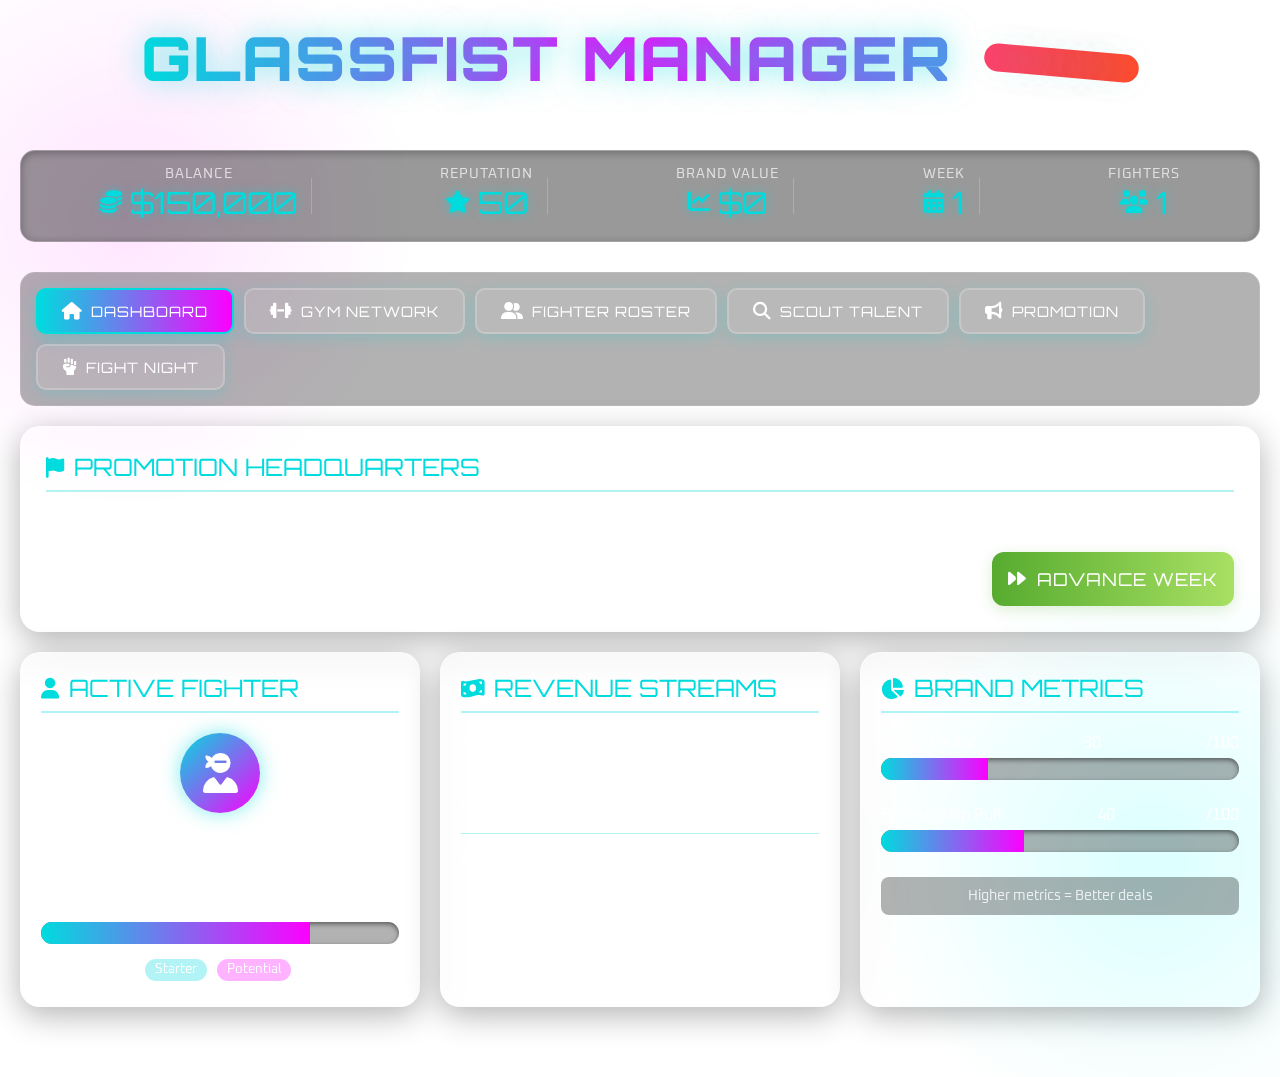
<file: deepseek_html_20260124_c2dec9.html>
<!DOCTYPE html>
<html lang="en">
<head>
    <meta charset="UTF-8">
    <meta name="viewport" content="width=device-width, initial-scale=1.0">
    <title>GlassFist Manager - Enhanced</title>
    <link href="https://fonts.googleapis.com/css2?family=Orbitron:wght@400;700;900&family=Oxanium:wght@300;400;600&display=swap" rel="stylesheet">
    <link rel="stylesheet" href="https://cdnjs.cloudflare.com/ajax/libs/font-awesome/6.4.0/css/all.min.css">
    <style>
        * {
            margin: 0;
            padding: 0;
            box-sizing: border-box;
        }

        body {
            font-family: 'Oxanium', monospace;
            background: linear-gradient(135deg, #0f0c29, #302b63, #24243e);
            color: #fff;
            min-height: 100vh;
            padding: 20px;
            overflow-x: hidden;
            background-image: 
                radial-gradient(circle at 10% 20%, rgba(255, 0, 255, 0.1) 0%, transparent 20%),
                radial-gradient(circle at 90% 80%, rgba(0, 219, 222, 0.1) 0%, transparent 20%);
        }

        .container {
            max-width: 1400px;
            margin: 0 auto;
        }

        .glass-panel {
            background: rgba(255, 255, 255, 0.1);
            backdrop-filter: blur(15px) saturate(180%);
            border-radius: 20px;
            border: 1px solid rgba(255, 255, 255, 0.2);
            box-shadow: 
                0 8px 32px rgba(0, 0, 0, 0.3),
                inset 0 1px 0 rgba(255, 255, 255, 0.1);
            padding: 25px;
            margin-bottom: 20px;
            transition: all 0.3s ease;
            position: relative;
            overflow: hidden;
        }

        .glass-panel::before {
            content: '';
            position: absolute;
            top: 0;
            left: -100%;
            width: 100%;
            height: 100%;
            background: linear-gradient(90deg, transparent, rgba(255, 255, 255, 0.1), transparent);
            transition: left 0.7s ease;
        }

        .glass-panel:hover::before {
            left: 100%;
        }

        .glass-panel:hover {
            transform: translateY(-5px);
            box-shadow: 
                0 12px 40px rgba(0, 0, 0, 0.4),
                inset 0 1px 0 rgba(255, 255, 255, 0.15);
        }

        header {
            text-align: center;
            margin-bottom: 30px;
            position: relative;
        }

        h1 {
            font-family: 'Orbitron', sans-serif;
            font-size: 3.8rem;
            font-weight: 900;
            background: linear-gradient(90deg, #00dbde, #fc00ff, #00dbde);
            -webkit-background-clip: text;
            background-clip: text;
            color: transparent;
            text-shadow: 0 0 30px rgba(0, 219, 222, 0.5);
            margin-bottom: 10px;
            position: relative;
            display: inline-block;
            letter-spacing: 2px;
            animation: titleGlow 3s ease-in-out infinite alternate;
        }

        @keyframes titleGlow {
            0% { text-shadow: 0 0 20px rgba(0, 219, 222, 0.5); }
            100% { text-shadow: 0 0 30px rgba(252, 0, 255, 0.7); }
        }

        .subtitle {
            font-size: 1.2rem;
            opacity: 0.8;
            margin-bottom: 20px;
            font-weight: 300;
            letter-spacing: 1px;
        }

        .title-badge {
            display: inline-block;
            background: linear-gradient(90deg, #ff416c, #ff4b2b);
            padding: 5px 15px;
            border-radius: 20px;
            font-size: 0.9rem;
            font-weight: bold;
            margin-left: 10px;
            vertical-align: middle;
            transform: rotate(5deg);
            animation: badgePulse 2s infinite;
        }

        @keyframes badgePulse {
            0%, 100% { transform: rotate(5deg) scale(1); }
            50% { transform: rotate(5deg) scale(1.05); }
        }

        .status-bar {
            display: flex;
            justify-content: space-around;
            align-items: center;
            padding: 15px;
            background: rgba(0, 0, 0, 0.4);
            border-radius: 15px;
            flex-wrap: wrap;
            gap: 15px;
            border: 1px solid rgba(255, 255, 255, 0.1);
            box-shadow: inset 0 2px 10px rgba(0, 0, 0, 0.3);
        }

        .status-item {
            text-align: center;
            position: relative;
            padding: 0 15px;
        }

        .status-item::after {
            content: '';
            position: absolute;
            right: 0;
            top: 20%;
            height: 60%;
            width: 1px;
            background: rgba(255, 255, 255, 0.2);
        }

        .status-item:last-child::after {
            display: none;
        }

        .status-value {
            font-family: 'Orbitron', sans-serif;
            font-size: 1.9rem;
            color: #00dbde;
            text-shadow: 0 0 10px rgba(0, 219, 222, 0.5);
            margin-bottom: 5px;
            display: flex;
            align-items: center;
            justify-content: center;
            gap: 8px;
        }

        .status-icon {
            font-size: 1.4rem;
        }

        .status-label {
            font-size: 0.85rem;
            opacity: 0.7;
            text-transform: uppercase;
            letter-spacing: 1px;
        }

        /* Tabs */
        .tab-nav {
            display: flex;
            gap: 10px;
            margin-bottom: 20px;
            flex-wrap: wrap;
            background: rgba(0, 0, 0, 0.3);
            padding: 15px;
            border-radius: 15px;
            border: 1px solid rgba(255, 255, 255, 0.1);
        }

        .tab-btn {
            background: rgba(255, 255, 255, 0.1);
            border: 2px solid rgba(255, 255, 255, 0.2);
            color: #fff;
            padding: 12px 24px;
            cursor: pointer;
            border-radius: 10px;
            transition: all 0.3s ease;
            font-family: 'Orbitron', sans-serif;
            font-size: 0.9rem;
            letter-spacing: 1px;
            display: flex;
            align-items: center;
            gap: 8px;
            position: relative;
            overflow: hidden;
        }

        .tab-btn i {
            font-size: 1.1rem;
        }

        .tab-btn::before {
            content: '';
            position: absolute;
            top: 0;
            left: -100%;
            width: 100%;
            height: 100%;
            background: linear-gradient(90deg, transparent, rgba(255, 255, 255, 0.2), transparent);
            transition: left 0.5s ease;
        }

        .tab-btn:hover::before {
            left: 100%;
        }

        .tab-btn:hover {
            background: rgba(255, 255, 255, 0.15);
            border-color: rgba(0, 219, 222, 0.5);
            transform: translateY(-2px);
        }

        .tab-btn.active {
            background: linear-gradient(90deg, #00dbde, #fc00ff);
            border-color: #00dbde;
            box-shadow: 0 5px 15px rgba(0, 219, 222, 0.3);
        }

        .tab-content {
            display: none;
            animation: fadeIn 0.5s ease;
        }

        @keyframes fadeIn {
            from { opacity: 0; transform: translateY(10px); }
            to { opacity: 1; transform: translateY(0); }
        }

        .tab-content.active {
            display: block;
        }

        .widget-title {
            font-family: 'Orbitron', sans-serif;
            font-size: 1.5rem;
            margin-bottom: 20px;
            color: #00dbde;
            border-bottom: 2px solid rgba(0, 219, 222, 0.3);
            padding-bottom: 8px;
            display: flex;
            align-items: center;
            gap: 10px;
        }

        .widget-title i {
            font-size: 1.3rem;
        }

        .dashboard-grid {
            display: grid;
            grid-template-columns: repeat(auto-fit, minmax(320px, 1fr));
            gap: 20px;
            margin-bottom: 30px;
        }

        .widget {
            min-height: 220px;
            padding: 20px;
            display: flex;
            flex-direction: column;
        }

        .stat-bar {
            background: rgba(0, 0, 0, 0.3);
            height: 22px;
            border-radius: 11px;
            overflow: hidden;
            margin: 5px 0;
            position: relative;
            box-shadow: inset 0 2px 5px rgba(0, 0, 0, 0.5);
        }

        .stat-fill {
            height: 100%;
            background: linear-gradient(90deg, #00dbde, #fc00ff);
            transition: width 0.5s ease;
            position: relative;
            overflow: hidden;
        }

        .stat-fill::after {
            content: '';
            position: absolute;
            top: 0;
            left: -100%;
            width: 100%;
            height: 100%;
            background: linear-gradient(90deg, transparent, rgba(255, 255, 255, 0.3), transparent);
            animation: shine 2s infinite;
        }

        @keyframes shine {
            0% { left: -100%; }
            100% { left: 100%; }
        }

        .stat-label {
            font-size: 0.9rem;
            display: flex;
            justify-content: space-between;
            margin-bottom: 8px;
            padding: 0 5px;
        }

        .stat-label span:first-child {
            color: #fc00ff;
            font-weight: 600;
        }

        .controls {
            display: grid;
            grid-template-columns: repeat(auto-fit, minmax(200px, 1fr));
            gap: 15px;
            margin: 20px 0;
        }

        button {
            background: linear-gradient(90deg, #00dbde, #fc00ff);
            border: none;
            border-radius: 12px;
            color: white;
            padding: 16px;
            font-family: 'Orbitron', sans-serif;
            font-size: 1.1rem;
            cursor: pointer;
            transition: all 0.3s ease;
            text-transform: uppercase;
            letter-spacing: 1px;
            position: relative;
            overflow: hidden;
            box-shadow: 0 4px 15px rgba(0, 219, 222, 0.2);
            display: flex;
            align-items: center;
            justify-content: center;
            gap: 10px;
        }

        button::before {
            content: '';
            position: absolute;
            top: 0;
            left: -100%;
            width: 100%;
            height: 100%;
            background: linear-gradient(90deg, transparent, rgba(255, 255, 255, 0.3), transparent);
            transition: left 0.7s ease;
        }

        button:hover::before {
            left: 100%;
        }

        button:hover {
            transform: translateY(-3px);
            box-shadow: 0 8px 25px rgba(0, 219, 222, 0.4);
        }

        button:active {
            transform: translateY(-1px);
        }

        button:disabled {
            opacity: 0.5;
            cursor: not-allowed;
            transform: none;
            box-shadow: none;
        }

        button.danger {
            background: linear-gradient(90deg, #ff416c, #ff4b2b);
            box-shadow: 0 4px 15px rgba(255, 65, 108, 0.2);
        }

        button.success {
            background: linear-gradient(90deg, #56ab2f, #a8e063);
            box-shadow: 0 4px 15px rgba(86, 171, 47, 0.2);
        }

        button.secondary {
            background: linear-gradient(90deg, #667eea, #764ba2);
            box-shadow: 0 4px 15px rgba(102, 126, 234, 0.2);
        }

        /* Gym Map */
        .gym-grid {
            display: grid;
            grid-template-columns: repeat(auto-fit, minmax(280px, 1fr));
            gap: 20px;
            margin: 20px 0;
        }

        .gym-card {
            background: rgba(255, 255, 255, 0.05);
            padding: 20px;
            border-radius: 15px;
            border-left: 5px solid #00dbde;
            cursor: pointer;
            transition: all 0.3s ease;
            text-align: center;
            position: relative;
            overflow: hidden;
        }

        .gym-card::before {
            content: '';
            position: absolute;
            top: 0;
            left: 0;
            width: 5px;
            height: 100%;
            background: #fc00ff;
            transform: scaleY(0);
            transition: transform 0.3s ease;
        }

        .gym-card:hover::before {
            transform: scaleY(1);
        }

        .gym-card:hover {
            background: rgba(255, 255, 255, 0.1);
            transform: scale(1.03);
            box-shadow: 0 10px 30px rgba(0, 0, 0, 0.3);
        }

        .gym-card.owned {
            border-left-color: #56ab2f;
            background: rgba(86, 171, 47, 0.1);
        }

        .gym-name {
            font-family: 'Orbitron', sans-serif;
            font-size: 1.3rem;
            margin-bottom: 10px;
            color: #fc00ff;
            display: flex;
            align-items: center;
            justify-content: center;
            gap: 10px;
        }

        .gym-icon {
            font-size: 1.5rem;
        }

        .gym-info {
            font-size: 0.9rem;
            opacity: 0.8;
            line-height: 1.5;
            margin-bottom: 15px;
        }

        .gym-info p {
            margin: 5px 0;
        }

        .gym-cost {
            color: #fc00ff;
            font-weight: bold;
            margin-top: 10px;
            font-size: 1.1rem;
            padding: 8px;
            background: rgba(252, 0, 255, 0.1);
            border-radius: 8px;
        }

        /* Fighter Cards */
        .fighter-roster {
            display: grid;
            grid-template-columns: repeat(auto-fit, minmax(300px, 1fr));
            gap: 20px;
            margin: 20px 0;
        }

        .fighter-card {
            background: rgba(255, 255, 255, 0.05);
            padding: 20px;
            border-radius: 15px;
            border-left: 5px solid #00dbde;
            transition: all 0.3s ease;
            position: relative;
            overflow: hidden;
        }

        .fighter-card:hover {
            transform: translateY(-5px);
            box-shadow: 0 10px 30px rgba(0, 0, 0, 0.3);
        }

        .fighter-card.starter {
            border-left-color: #fc00ff;
            background: linear-gradient(135deg, rgba(252, 0, 255, 0.1), rgba(0, 219, 222, 0.05));
        }

        .fighter-card.selected {
            border-left-color: #56ab2f;
            box-shadow: 0 0 0 2px #56ab2f;
        }

        .fighter-name {
            font-family: 'Orbitron', sans-serif;
            font-size: 1.4rem;
            color: #fc00ff;
            margin-bottom: 15px;
            display: flex;
            align-items: center;
            gap: 10px;
        }

        .fighter-stats {
            font-size: 0.95rem;
            margin-bottom: 15px;
        }

        .stat-row {
            display: flex;
            justify-content: space-between;
            margin: 8px 0;
            padding: 5px 10px;
            background: rgba(0, 0, 0, 0.2);
            border-radius: 5px;
        }

        .stat-row span:first-child {
            color: #00dbde;
        }

        .fighter-badge {
            display: inline-block;
            background: linear-gradient(90deg, #ff416c, #ff4b2b);
            color: white;
            padding: 3px 10px;
            border-radius: 10px;
            font-size: 0.8rem;
            margin-left: 10px;
        }

        /* Scout Report */
        .scout-list {
            max-height: 400px;
            overflow-y: auto;
            margin: 20px 0;
            padding-right: 10px;
        }

        .scout-list::-webkit-scrollbar {
            width: 8px;
        }

        .scout-list::-webkit-scrollbar-track {
            background: rgba(0, 0, 0, 0.2);
            border-radius: 4px;
        }

        .scout-list::-webkit-scrollbar-thumb {
            background: linear-gradient(180deg, #00dbde, #fc00ff);
            border-radius: 4px;
        }

        .scout-entry {
            background: rgba(255, 255, 255, 0.05);
            padding: 15px;
            margin: 10px 0;
            border-radius: 12px;
            border-left: 4px solid #00dbde;
            transition: all 0.3s ease;
        }

        .scout-entry:hover {
            background: rgba(255, 255, 255, 0.1);
            transform: translateX(5px);
        }

        .scout-name {
            color: #fc00ff;
            font-weight: bold;
            margin-bottom: 8px;
            font-size: 1.1rem;
            display: flex;
            align-items: center;
            gap: 10px;
        }

        .scout-stats {
            font-size: 0.9rem;
            opacity: 0.8;
            margin-bottom: 10px;
            display: flex;
            flex-wrap: wrap;
            gap: 10px;
        }

        .scout-stat {
            background: rgba(0, 0, 0, 0.3);
            padding: 3px 10px;
            border-radius: 10px;
        }

        /* Fight Arena */
        .fight-arena {
            position: relative;
            margin: 20px 0;
        }

        #fightCanvas {
            background: #000;
            border-radius: 15px;
            border: 3px solid #00dbde;
            box-shadow: 
                0 0 40px rgba(0, 219, 222, 0.5),
                inset 0 0 30px rgba(0, 0, 0, 0.8);
            margin: 20px auto;
            display: block;
            image-rendering: pixelated;
        }

        .canvas-overlay {
            position: absolute;
            top: 0;
            left: 0;
            width: 100%;
            height: 100%;
            pointer-events: none;
            z-index: 1;
        }

        .arena-lights {
            position: absolute;
            top: 20px;
            left: 50%;
            transform: translateX(-50%);
            width: 100%;
            height: 10px;
            background: radial-gradient(circle, rgba(255,255,255,0.8) 0%, transparent 70%);
            filter: blur(5px);
            animation: arenaLights 4s infinite alternate;
        }

        @keyframes arenaLights {
            0% { opacity: 0.3; }
            100% { opacity: 0.7; }
        }

        .cutscene-container {
            background: rgba(0, 0, 0, 0.8);
            border-radius: 15px;
            padding: 30px;
            margin: 20px 0;
            min-height: 180px;
            display: flex;
            flex-direction: column;
            justify-content: center;
            align-items: center;
            border: 1px solid rgba(0, 219, 222, 0.3);
            position: relative;
            overflow: hidden;
        }

        .cutscene-container::before {
            content: '';
            position: absolute;
            top: 0;
            left: 0;
            width: 100%;
            height: 5px;
            background: linear-gradient(90deg, #00dbde, #fc00ff);
        }

        .cutscene-text {
            font-family: 'Orbitron', sans-serif;
            font-size: 2rem;
            color: #fc00ff;
            text-align: center;
            margin: 10px 0;
            text-shadow: 0 0 15px rgba(252, 0, 255, 0.7);
            animation: textGlow 2s infinite alternate;
        }

        @keyframes textGlow {
            0% { text-shadow: 0 0 10px rgba(252, 0, 255, 0.7); }
            100% { text-shadow: 0 0 20px rgba(0, 219, 222, 0.8); }
        }

        .pixel-art {
            font-size: 5rem;
            margin: 10px 0;
            line-height: 1;
            filter: drop-shadow(0 0 10px rgba(252, 0, 255, 0.7));
            animation: pixelBob 3s infinite ease-in-out;
        }

        @keyframes pixelBob {
            0%, 100% { transform: translateY(0); }
            50% { transform: translateY(-10px); }
        }

        .fight-log {
            max-height: 300px;
            overflow-y: auto;
            padding: 15px;
            background: rgba(0, 0, 0, 0.3);
            border-radius: 10px;
            margin-top: 20px;
            border: 1px solid rgba(255, 255, 255, 0.1);
        }

        .log-entry {
            padding: 10px 15px;
            margin: 8px 0;
            border-left: 4px solid;
            background: rgba(255, 255, 255, 0.05);
            border-radius: 0 8px 8px 0;
            animation: logEntry 0.5s ease;
        }

        @keyframes logEntry {
            from { opacity: 0; transform: translateX(-10px); }
            to { opacity: 1; transform: translateX(0); }
        }

        .log-round {
            border-color: #00dbde;
            background: rgba(0, 219, 222, 0.1);
        }

        .log-knockdown {
            border-color: #ff416c;
            background: rgba(255, 65, 108, 0.1);
            animation: pulse 1s infinite;
        }

        @keyframes pulse {
            0% { opacity: 1; }
            50% { opacity: 0.7; }
            100% { opacity: 1; }
        }

        .promotion-card {
            background: rgba(255, 255, 255, 0.05);
            padding: 20px;
            border-radius: 15px;
            margin: 15px 0;
            border-left: 5px solid #fc00ff;
            transition: all 0.3s ease;
        }

        .promotion-card:hover {
            transform: translateY(-5px);
            background: rgba(255, 255, 255, 0.08);
        }

        .promo-title {
            font-family: 'Orbitron', sans-serif;
            color: #fc00ff;
            margin-bottom: 10px;
            font-size: 1.2rem;
            display: flex;
            align-items: center;
            gap: 10px;
        }

        .promo-desc {
            font-size: 0.95rem;
            opacity: 0.9;
            margin-bottom: 15px;
            line-height: 1.5;
        }

        .promo-cost {
            color: #fc00ff;
            font-weight: bold;
            font-size: 1.1rem;
            margin-top: 10px;
        }

        /* Glowing effects */
        .glow {
            position: relative;
        }

        .glow::after {
            content: '';
            position: absolute;
            top: -5px;
            left: -5px;
            right: -5px;
            bottom: -5px;
            background: inherit;
            border-radius: inherit;
            filter: blur(10px);
            opacity: 0.5;
            z-index: -1;
        }

        /* Responsive */
        @media (max-width: 1200px) {
            h1 {
                font-size: 3rem;
            }
            
            .dashboard-grid {
                grid-template-columns: repeat(auto-fit, minmax(300px, 1fr));
            }
        }

        @media (max-width: 768px) {
            h1 {
                font-size: 2.5rem;
            }
            
            .dashboard-grid, .fighter-roster, .gym-grid {
                grid-template-columns: 1fr;
            }
            
            .controls {
                grid-template-columns: 1fr;
            }
            
            #fightCanvas {
                width: 100%;
                height: auto;
            }

            .status-bar {
                flex-direction: column;
                align-items: stretch;
            }

            .status-item {
                padding: 10px 0;
            }

            .status-item::after {
                display: none;
            }

            .tab-nav {
                justify-content: center;
            }

            .tab-btn {
                padding: 10px 15px;
                font-size: 0.8rem;
            }

            .pixel-art {
                font-size: 4rem;
            }

            .cutscene-text {
                font-size: 1.5rem;
            }
        }

        /* Fighter stats visualization */
        .fighter-avatar {
            width: 80px;
            height: 80px;
            border-radius: 50%;
            background: linear-gradient(135deg, #00dbde, #fc00ff);
            display: flex;
            align-items: center;
            justify-content: center;
            margin: 0 auto 15px;
            font-size: 2.5rem;
            box-shadow: 0 0 20px rgba(0, 219, 222, 0.5);
        }

        .fighter-tag {
            display: inline-block;
            background: rgba(0, 0, 0, 0.3);
            padding: 3px 10px;
            border-radius: 12px;
            font-size: 0.8rem;
            margin: 0 5px 5px 0;
        }

        /* Modern UI elements */
        .progress-ring {
            width: 60px;
            height: 60px;
        }

        .progress-ring circle {
            fill: none;
            stroke-width: 5;
            stroke-linecap: round;
            transform: rotate(-90deg);
            transform-origin: 50% 50%;
        }

        .progress-ring-bg {
            stroke: rgba(255, 255, 255, 0.1);
        }

        .progress-ring-fill {
            stroke: url(#gradient);
            transition: stroke-dashoffset 0.5s ease;
        }

        /* Tooltip */
        .tooltip {
            position: relative;
            display: inline-block;
            cursor: help;
        }

        .tooltip .tooltip-text {
            visibility: hidden;
            width: 200px;
            background-color: rgba(0, 0, 0, 0.9);
            color: #fff;
            text-align: center;
            border-radius: 6px;
            padding: 10px;
            position: absolute;
            z-index: 100;
            bottom: 125%;
            left: 50%;
            transform: translateX(-50%);
            opacity: 0;
            transition: opacity 0.3s;
            font-size: 0.85rem;
            border: 1px solid rgba(0, 219, 222, 0.3);
        }

        .tooltip:hover .tooltip-text {
            visibility: visible;
            opacity: 1;
        }

        /* Loading animation */
        .loading {
            display: inline-block;
            width: 20px;
            height: 20px;
            border: 3px solid rgba(255, 255, 255, 0.3);
            border-radius: 50%;
            border-top-color: #00dbde;
            animation: spin 1s ease-in-out infinite;
        }

        @keyframes spin {
            to { transform: rotate(360deg); }
        }

        /* Confetti effect */
        .confetti {
            position: absolute;
            width: 10px;
            height: 10px;
            background: #fc00ff;
            opacity: 0;
        }
    </style>
</head>
<body>
    <div class="container">
        <header>
            <h1>GLASSFIST MANAGER <span class="title-badge">PRO EDITION</span></h1>
            <div class="subtitle">Build Your Boxing Empire • Recruit • Train • Dominate</div>
            <div class="status-bar">
                <div class="status-item">
                    <div class="status-label">BALANCE</div>
                    <div class="status-value"><i class="fas fa-coins status-icon"></i> <span id="money">$150,000</span></div>
                </div>
                <div class="status-item">
                    <div class="status-label">REPUTATION</div>
                    <div class="status-value"><i class="fas fa-star status-icon"></i> <span id="reputation">50</span></div>
                </div>
                <div class="status-item">
                    <div class="status-label">BRAND VALUE</div>
                    <div class="status-value"><i class="fas fa-chart-line status-icon"></i> <span id="brandValue">$0</span></div>
                </div>
                <div class="status-item">
                    <div class="status-label">WEEK</div>
                    <div class="status-value"><i class="fas fa-calendar-alt status-icon"></i> <span id="week">1</span></div>
                </div>
                <div class="status-item">
                    <div class="status-label">FIGHTERS</div>
                    <div class="status-value"><i class="fas fa-users status-icon"></i> <span id="fighterCount">1</span></div>
                </div>
            </div>
        </header>

        <div class="tab-nav">
            <button class="tab-btn active" onclick="switchTab('dashboard', this)"><i class="fas fa-home"></i> DASHBOARD</button>
            <button class="tab-btn" onclick="switchTab('gym', this)"><i class="fas fa-dumbbell"></i> GYM NETWORK</button>
            <button class="tab-btn" onclick="switchTab('roster', this)"><i class="fas fa-user-friends"></i> FIGHTER ROSTER</button>
            <button class="tab-btn" onclick="switchTab('scout', this)"><i class="fas fa-search"></i> SCOUT TALENT</button>
            <button class="tab-btn" onclick="switchTab('promotion', this)"><i class="fas fa-bullhorn"></i> PROMOTION</button>
            <button class="tab-btn" onclick="switchTab('fight', this)"><i class="fas fa-fist-raised"></i> FIGHT NIGHT</button>
        </div>

        <!-- DASHBOARD TAB -->
        <div id="dashboard" class="tab-content active">
            <div class="glass-panel">
                <div class="widget-title"><i class="fas fa-flag"></i> PROMOTION HEADQUARTERS</div>
                <p id="promotionStatus">Ready to make moves in the boxing world...</p>
                <div style="margin-top: 20px; display: flex; justify-content: space-between; align-items: center;">
                    <div>
                        <p style="font-size: 0.95rem; opacity: 0.8;">Week <span id="dashWeek">1</span> • Facilities: <span id="facilitiesStatus">1 Gym</span></p>
                    </div>
                    <div>
                        <button onclick="advanceWeek()" class="success"><i class="fas fa-forward"></i> ADVANCE WEEK</button>
                    </div>
                </div>
            </div>

            <div class="dashboard-grid">
                <div class="glass-panel widget">
                    <div class="widget-title"><i class="fas fa-user"></i> ACTIVE FIGHTER</div>
                    <div id="activeFighter">
                        <div class="fighter-avatar">
                            <i class="fas fa-user-ninja"></i>
                        </div>
                        <h3 id="activeName" style="text-align: center; margin-bottom: 15px;">Kid Dynamite</h3>
                        <p style="text-align: center; margin-bottom: 10px;">Record: <span id="activeRecord">0-0-0</span></p>
                        <p style="margin-bottom: 5px;">Morale: <span id="activeMorale">75</span>/100</p>
                        <div class="stat-bar">
                            <div class="stat-fill" id="moraleBar" style="width: 75%;"></div>
                        </div>
                        <div style="margin-top: 15px; display: flex; flex-wrap: wrap; gap: 5px; justify-content: center;">
                            <span class="fighter-tag" style="background: rgba(0, 219, 222, 0.3);">Starter</span>
                            <span class="fighter-tag" style="background: rgba(252, 0, 255, 0.3);">Potential</span>
                        </div>
                    </div>
                </div>

                <div class="glass-panel widget">
                    <div class="widget-title"><i class="fas fa-money-bill-wave"></i> REVENUE STREAMS</div>
                    <div id="revenueInfo">
                        <div style="display: flex; justify-content: space-between; margin-bottom: 10px;">
                            <span>Ticket Sales:</span>
                            <span>$0</span>
                        </div>
                        <div style="display: flex; justify-content: space-between; margin-bottom: 10px;">
                            <span>Sponsorships:</span>
                            <span id="sponsorRevenue">$0</span>
                        </div>
                        <div style="display: flex; justify-content: space-between; margin-bottom: 10px;">
                            <span>PPV Bonuses:</span>
                            <span id="ppvRevenue">$0</span>
                        </div>
                        <div style="margin-top: 20px; padding-top: 15px; border-top: 1px solid rgba(0,219,222,0.3);">
                            <div style="display: flex; justify-content: space-between; font-weight: bold;">
                                <span>Next Fight Purse:</span>
                                <span id="nextPurse">TBD</span>
                            </div>
                        </div>
                    </div>
                </div>

                <div class="glass-panel widget">
                    <div class="widget-title"><i class="fas fa-chart-pie"></i> BRAND METRICS</div>
                    <div style="margin-bottom: 20px;">
                        <div style="display: flex; justify-content: space-between; margin-bottom: 5px;">
                            <span>Social Media:</span>
                            <span id="dashSocialMedia">30</span>/100
                        </div>
                        <div class="stat-bar">
                            <div class="stat-fill" id="socialBar" style="width: 30%;"></div>
                        </div>
                    </div>
                    <div>
                        <div style="display: flex; justify-content: space-between; margin-bottom: 5px;">
                            <span>Sponsorship Pull:</span>
                            <span id="dashSponsorship">40</span>/100
                        </div>
                        <div class="stat-bar">
                            <div class="stat-fill" id="sponsorBar" style="width: 40%;"></div>
                        </div>
                    </div>
                    <div style="margin-top: 20px; padding: 10px; background: rgba(0, 0, 0, 0.3); border-radius: 8px;">
                        <p style="font-size: 0.9rem; opacity: 0.8; text-align: center;">Higher metrics = Better deals</p>
                    </div>
                </div>
            </div>
        </div>

        <!-- GYM NETWORK TAB -->
        <div id="gym" class="tab-content">
            <div class="glass-panel">
                <div class="widget-title"><i class="fas fa-dumbbell"></i> BUILD YOUR BOXING EMPIRE</div>
                <p style="margin-bottom: 20px; font-size: 0.95rem;">Acquire gyms to increase training capacity and unlock facilities. Travel to scout fresh talent.</p>
                <div class="gym-grid" id="gymGrid">
                    <!-- Gyms populate here -->
                </div>
            </div>

            <div class="glass-panel">
                <div class="widget-title"><i class="fas fa-building"></i> OWNED FACILITIES</div>
                <div id="ownedGyms">
                    <p>You own: Downtown Boxing Club (Starter Gym)</p>
                </div>
            </div>
        </div>

        <!-- ROSTER TAB -->
        <div id="roster" class="tab-content">
            <div class="glass-panel">
                <div class="widget-title"><i class="fas fa-user-friends"></i> YOUR FIGHTERS</div>
                <div class="fighter-roster" id="rosterDisplay">
                    <!-- Fighters populate here -->
                </div>
            </div>

            <div class="glass-panel">
                <div class="widget-title"><i class="fas fa-running"></i> TRAINING OPTIONS</div>
                <p style="margin-bottom: 15px; font-size: 0.95rem;">Select a fighter, then choose training to improve their attributes.</p>
                <div class="controls">
                    <button onclick="trainFighter('power')" id="trainPowerBtn"><i class="fas fa-fist-raised"></i> POWER CAMP ($1,500)</button>
                    <button onclick="trainFighter('speed')" id="trainSpeedBtn"><i class="fas fa-bolt"></i> SPEED DRILLS ($1,200)</button>
                    <button onclick="trainFighter('defense')" id="trainDefenseBtn"><i class="fas fa-shield-alt"></i> DEFENSE CLINIC ($1,500)</button>
                    <button onclick="trainFighter('stamina')" id="trainStaminaBtn"><i class="fas fa-heartbeat"></i> CONDITIONING ($1,000)</button>
                    <button onclick="trainFighter('chin')" id="trainChinBtn"><i class="fas fa-hard-hat"></i> CHIN STRENGTHENING ($1,800)</button>
                    <button onclick="trainFighter('rest')" class="success" id="trainRestBtn"><i class="fas fa-bed"></i> REST & RECOVERY ($500)</button>
                </div>
            </div>
        </div>

        <!-- SCOUT TAB -->
        <div id="scout" class="tab-content">
            <div class="glass-panel">
                <div class="widget-title"><i class="fas fa-search"></i> SCOUTING NETWORK</div>
                <p style="margin-bottom: 15px;">Travel between gyms to discover fresh talent. Higher reputation = better prospects.</p>
                <button onclick="runScouting()" class="success" style="width: 100%; margin-bottom: 20px; padding: 18px;"><i class="fas fa-binoculars"></i> SCOUT NEW TALENT ($5,000)</button>
                <div class="scout-list" id="scoutList">
                    <div class="scout-entry" style="color: #94a3b8; text-align: center; padding: 30px;">
                        <i class="fas fa-search" style="font-size: 2rem; margin-bottom: 10px; opacity: 0.5;"></i>
                        <p>Available prospects will appear here after scouting</p>
                    </div>
                </div>
            </div>
        </div>

        <!-- PROMOTION TAB -->
        <div id="promotion" class="tab-content">
            <div class="glass-panel">
                <div class="widget-title"><i class="fas fa-bullhorn"></i> BRAND DEVELOPMENT</div>
                <p style="margin-bottom: 20px;">Invest in your fighters' marketability. Higher brand value = bigger sponsors and PPV cuts.</p>
                
                <div class="promotion-card">
                    <div class="promo-title"><i class="fab fa-instagram"></i> SOCIAL MEDIA BLITZ</div>
                    <div class="promo-desc">Pump up your fighter's Instagram presence. +15 social media, +5k brand value.</div>
                    <button onclick="doPromotion('social')" class="secondary" style="width: 100%;"><i class="fas fa-rocket"></i> PROMOTE ($3,000)</button>
                </div>

                <div class="promotion-card">
                    <div class="promo-title"><i class="fas fa-handshake"></i> SPONSOR NEGOTIATIONS</div>
                    <div class="promo-desc">Land major endorsement deals. +10 sponsorship, +8k brand value.</div>
                    <button onclick="doPromotion('sponsor')" class="secondary" style="width: 100%;"><i class="fas fa-file-contract"></i> NEGOTIATE ($5,000)</button>
                </div>

                <div class="promotion-card">
                    <div class="promo-title"><i class="fas fa-film"></i> DOCUMENTARY SERIES</div>
                    <div class="promo-desc">Film your fighter's journey. +20 social media, +10k brand value, -1 morale.</div>
                    <button onclick="doPromotion('documentary')" class="secondary" style="width: 100%;"><i class="fas fa-video"></i> PRODUCE ($8,000)</button>
                </div>

                <div class="promotion-card">
                    <div class="promo-title"><i class="fas fa-tv"></i> PPV SPECIAL EVENT</div>
                    <div class="promo-desc">Build hype for the next fight. Multiplies fight purse by 1.5x if you win.</div>
                    <button onclick="doPromotion('ppv')" class="secondary" style="width: 100%;"><i class="fas fa-satellite-dish"></i> BOOK EVENT ($6,000)</button>
                </div>
            </div>
        </div>

        <!-- FIGHT TAB -->
        <div id="fight" class="tab-content">
            <div class="glass-panel">
                <div class="widget-title"><i class="fas fa-fist-raised"></i> FIGHT SIMULATION</div>
                <div id="upcomingFightInfo" style="background: rgba(0, 0, 0, 0.3); padding: 15px; border-radius: 10px; margin-bottom: 20px;">
                    <h3 style="color: #fc00ff; margin-bottom: 10px;" id="opponentName">Waiting for opponent...</h3>
                    <div style="display: flex; gap: 20px; flex-wrap: wrap;">
                        <div><strong>Record:</strong> <span id="opponentRecord">--</span></div>
                        <div><strong>Style:</strong> <span id="opponentStyle">--</span></div>
                        <div><strong>Status:</strong> <span id="opponentStatus" style="color: #56ab2f;">Ready</span></div>
                    </div>
                    <div style="margin-top: 15px; padding-top: 15px; border-top: 1px solid rgba(255,255,255,0.1);">
                        <div style="display: flex; justify-content: space-between; font-weight: bold; font-size: 1.1rem;">
                            <span>Purse:</span>
                            <span>$<span id="fightPurse">15000</span> + Bonuses</span>
                        </div>
                    </div>
                </div>

                <div class="fight-arena">
                    <canvas id="fightCanvas" width="800" height="400"></canvas>
                    <div class="canvas-overlay">
                        <div class="arena-lights"></div>
                    </div>
                </div>

                <div class="cutscene-container" id="cutscene">
                    <div class="pixel-art">🥊</div>
                    <div class="cutscene-text" id="cutsceneText">PREPARE FOR BATTLE</div>
                    <p style="text-align: center; opacity: 0.7; margin-top: 10px;">WATCH • MANAGE • WIN</p>
                </div>

                <div class="controls" id="fightControls">
                    <button onclick="startFight()" id="startBtn" class="success"><i class="fas fa-play"></i> START FIGHT</button>
                    <button onclick="healFighter()" id="healBtn" disabled><i class="fas fa-plus-square"></i> HEAL CORNER (+20 HP)</button>
                    <button onclick="giveTip('aggressive')" id="aggressiveBtn" disabled class="danger"><i class="fas fa-fire"></i> GO AGGRESSIVE</button>
                    <button onclick="giveTip('defensive')" id="defensiveBtn" disabled><i class="fas fa-shield-alt"></i> GO DEFENSIVE</button>
                    <button onclick="giveTip('counter')" id="counterBtn" disabled><i class="fas fa-crosshairs"></i> COUNTER PUNCH</button>
                </div>

                <div class="fight-log" id="fightLog">
                    <div class="log-entry log-round">Fight Log - Round by Round Updates Appear Here</div>
                </div>
            </div>
        </div>
    </div>

    <script>
        // Enhanced Game State with Gym Network & Scouting
        const gameState = {
            week: 1,
            manager: {
                name: "You",
                money: 150000,
                reputation: 50,
                brandValue: 0,
                ownedGyms: ['downtown'],
                promoMultiplier: 1.0,
                revenue: {
                    tickets: 0,
                    sponsorships: 0,
                    ppv: 0
                }
            },
            gyms: {
                downtown: {
                    id: 'downtown',
                    name: 'Downtown Boxing Club',
                    location: 'City Center',
                    owned: true,
                    baseTalent: 60,
                    facilities: 1,
                    description: 'Your starter gym. Classic setup with basic equipment and decent local talent.',
                    icon: 'fas fa-boxing-glove'
                },
                eastside: {
                    id: 'eastside',
                    name: 'Eastside Sluggers',
                    location: 'Industrial District',
                    owned: false,
                    baseTalent: 75,
                    facilities: 2,
                    cost: 80000,
                    description: 'Better location, higher-level fighters available. Known for producing power punchers.',
                    icon: 'fas fa-industry'
                },
                waterfront: {
                    id: 'waterfront',
                    name: 'Waterfront Elite',
                    location: 'Upscale Waterfront',
                    owned: false,
                    baseTalent: 85,
                    facilities: 3,
                    cost: 150000,
                    description: 'Premium facility with state-of-the-art equipment. Top talent pools and sponsorship opportunities.',
                    icon: 'fas fa-water'
                },
                oldtown: {
                    id: 'oldtown',
                    name: 'OldTown Legends',
                    location: 'Historic District',
                    owned: false,
                    baseTalent: 70,
                    facilities: 1,
                    cost: 60000,
                    description: 'Legendary boxing heritage. Good scouting base for technical fighters.',
                    icon: 'fas fa-landmark'
                }
            },
            fighters: [
                {
                    id: 1,
                    name: 'Kid Dynamite',
                    age: 22,
                    record: '0-0-0',
                    health: 100,
                    morale: 75,
                    fatigue: 0,
                    type: 'starter',
                    avatar: 'fas fa-user-ninja',
                    attributes: {
                        power: 65,
                        speed: 70,
                        chin: 60,
                        stamina: 65,
                        defense: 55,
                        marketability: 50
                    },
                    modern_traits: {
                        social_media_presence: 30,
                        sponsorship_potential: 40
                    }
                }
            ],
            scoutPool: [],
            fight: {
                active: false,
                round: 1,
                maxRounds: 12,
                opponent: {
                    name: 'TBD',
                    record: 'TBD',
                    health: 100,
                    attributes: {
                        power: 65,
                        speed: 65,
                        chin: 60,
                        stamina: 65,
                        defense: 55
                    },
                    style: 'balanced'
                },
                tips: [],
                healUsed: false,
                ppvActive: false
            },
            trainingModules: [
                { id: 'power', name: 'Power Training', stat: 'power', effect: 5, cost: 1500, fatigue: 12, icon: 'fas fa-fist-raised' },
                { id: 'speed', name: 'Speed Drills', stat: 'speed', effect: 4, cost: 1200, fatigue: 10, icon: 'fas fa-bolt' },
                { id: 'defense', name: 'Defense Clinic', stat: 'defense', effect: 5, cost: 1500, fatigue: 8, icon: 'fas fa-shield-alt' },
                { id: 'stamina', name: 'Conditioning', stat: 'stamina', effect: 4, cost: 1000, fatigue: 9, icon: 'fas fa-heartbeat' },
                { id: 'chin', name: 'Chin Strengthening', stat: 'chin', effect: 3, cost: 1800, fatigue: 15, icon: 'fas fa-hard-hat' },
                { id: 'rest', name: 'Rest & Recovery', stat: 'fatigue', effect: -30, cost: 500, fatigue: -30, icon: 'fas fa-bed' }
            ]
        };

        let selectedFighter = 1;
        let fightAnimationId = null;
        const canvas = document.getElementById('fightCanvas');
        const ctx = canvas.getContext('2d');

        // Initialize
        function init() {
            updateUI();
            generateOpponent();
            renderGymNetwork();
            showCutscene("GLASSFIST MANAGER READY", "🥊");
            createFightCanvas();
            
            // Initial fight canvas render
            drawPreFightCanvas();
            
            // Animation loop for fight canvas
            function animate() {
                if (gameState.fight.active) {
                    drawFight();
                }
                requestAnimationFrame(animate);
            }
            animate();
        }

        // Tab Switching
        function switchTab(tabName, element) {
            document.querySelectorAll('.tab-content').forEach(el => el.classList.remove('active'));
            document.querySelectorAll('.tab-btn').forEach(el => el.classList.remove('active'));
            document.getElementById(tabName).classList.add('active');
            element.classList.add('active');
        }

        // Create fight canvas with gradients
        function createFightCanvas() {
            // Create gradient for health bars
            const gradient = ctx.createLinearGradient(0, 0, 200, 0);
            gradient.addColorStop(0, '#00dbde');
            gradient.addColorStop(1, '#fc00ff');
            gameState.canvasGradient = gradient;
        }

        // Update All UI
        function updateUI() {
            const f = gameState.fighters[selectedFighter - 1] || gameState.fighters[0];
            document.getElementById('money').textContent = `$${gameState.manager.money.toLocaleString()}`;
            document.getElementById('reputation').textContent = gameState.manager.reputation;
            document.getElementById('brandValue').textContent = `$${(gameState.manager.brandValue * 1000).toLocaleString()}`;
            document.getElementById('week').textContent = gameState.week;
            document.getElementById('fighterCount').textContent = gameState.fighters.length;
            document.getElementById('dashWeek').textContent = gameState.week;
            document.getElementById('facilitiesStatus').textContent = `${gameState.manager.ownedGyms.length} Gym${gameState.manager.ownedGyms.length !== 1 ? 's' : ''}`;
            
            // Update active fighter info
            document.getElementById('activeName').textContent = f.name;
            document.getElementById('activeRecord').textContent = f.record;
            document.getElementById('activeMorale').textContent = f.morale;
            document.getElementById('moraleBar').style.width = `${f.morale}%`;
            
            // Update brand metrics
            document.getElementById('dashSocialMedia').textContent = f.modern_traits.social_media_presence;
            document.getElementById('socialBar').style.width = `${f.modern_traits.social_media_presence}%`;
            document.getElementById('dashSponsorship').textContent = f.modern_traits.sponsorship_potential;
            document.getElementById('sponsorBar').style.width = `${f.modern_traits.sponsorship_potential}%`;
            
            // Update revenue
            document.getElementById('sponsorRevenue').textContent = `$${gameState.manager.revenue.sponsorships.toLocaleString()}`;
            document.getElementById('ppvRevenue').textContent = `$${gameState.manager.revenue.ppv.toLocaleString()}`;
            document.getElementById('nextPurse').textContent = `$${Math.round(15000 * gameState.manager.promoMultiplier).toLocaleString()}`;

            // Render roster
            const rosterHTML = gameState.fighters.map(fighter => `
                <div class="fighter-card ${fighter.type === 'starter' ? 'starter' : ''} ${fighter.id === selectedFighter ? 'selected' : ''}" onclick="selectFighter(${fighter.id})">
                    <div class="fighter-name">
                        <i class="${fighter.avatar || 'fas fa-user'}"></i>
                        ${fighter.name}
                        ${fighter.type === 'starter' ? '<span class="fighter-badge">Starter</span>' : ''}
                    </div>
                    <div class="fighter-stats">
                        <div class="stat-row"><span>Record:</span> <span>${fighter.record}</span></div>
                        <div class="stat-row"><span>Age:</span> <span>${fighter.age}</span></div>
                        <div class="stat-row"><span>Health:</span> <span>${fighter.health}%</span></div>
                        <div class="stat-row"><span>Morale:</span> <span>${fighter.morale}/100</span></div>
                    </div>
                    <div style="margin-top: 15px; display: flex; flex-wrap: wrap; gap: 5px;">
                        <span class="fighter-tag">POW: ${fighter.attributes.power}</span>
                        <span class="fighter-tag">SPD: ${fighter.attributes.speed}</span>
                        <span class="fighter-tag">CHN: ${fighter.attributes.chin}</span>
                        <span class="fighter-tag">DEF: ${fighter.attributes.defense}</span>
                    </div>
                    ${fighter.id === selectedFighter ? '<div style="text-align: center; margin-top: 10px; color: #56ab2f;"><i class="fas fa-check-circle"></i> SELECTED</div>' : ''}
                </div>
            `).join('');
            document.getElementById('rosterDisplay').innerHTML = rosterHTML;

            // Update opponent display
            const opponent = gameState.fight.opponent;
            document.getElementById('opponentName').textContent = `vs. ${opponent.name}`;
            document.getElementById('opponentRecord').textContent = opponent.record;
            document.getElementById('opponentStyle').textContent = opponent.style.toUpperCase();
            document.getElementById('fightPurse').textContent = Math.round(15000 * gameState.manager.promoMultiplier);
            document.getElementById('opponentStatus').textContent = gameState.fight.active ? 'Fighting' : 'Ready';
            document.getElementById('opponentStatus').style.color = gameState.fight.active ? '#ff416c' : '#56ab2f';
            
            // Update training buttons
            updateTrainingButtons();
        }

        // Update training button states
        function updateTrainingButtons() {
            const f = gameState.fighters[selectedFighter - 1] || gameState.fighters[0];
            const buttons = ['power', 'speed', 'defense', 'stamina', 'chin', 'rest'];
            
            buttons.forEach(btn => {
                const button = document.getElementById(`train${btn.charAt(0).toUpperCase() + btn.slice(1)}Btn`);
                const module = gameState.trainingModules.find(m => m.id === btn);
                
                if (button) {
                    if (gameState.manager.money < module.cost) {
                        button.disabled = true;
                        button.style.opacity = '0.5';
                    } else if (btn !== 'rest' && f.health < 70) {
                        button.disabled = true;
                        button.style.opacity = '0.5';
                    } else {
                        button.disabled = false;
                        button.style.opacity = '1';
                    }
                }
            });
        }

        // Render Gym Network
        function renderGymNetwork() {
            const gymHTML = Object.values(gameState.gyms).map(gym => `
                <div class="gym-card ${gym.owned ? 'owned' : ''}" onclick="${gym.owned ? '' : `purchaseGym('${gym.id}')`}">
                    <div class="gym-name">
                        <i class="${gym.icon} gym-icon"></i>
                        ${gym.name}
                    </div>
                    <div class="gym-info">
                        <p><strong>${gym.location}</strong></p>
                        <p>${gym.description}</p>
                        <p><strong>Talent Pool:</strong> ${gym.baseTalent}/100</p>
                        <p><strong>Facilities:</strong> ${gym.facilities}</p>
                    </div>
                    ${gym.owned ? 
                        '<div style="color: #56ab2f; font-weight: bold; padding: 10px; background: rgba(86, 171, 47, 0.2); border-radius: 8px;"><i class="fas fa-check-circle"></i> OWNED</div>' : 
                        `<div class="gym-cost">$${gym.cost?.toLocaleString() || 'N/A'}</div>`
                    }
                </div>
            `).join('');
            document.getElementById('gymGrid').innerHTML = gymHTML;

            const ownedList = gameState.manager.ownedGyms.map(id => gameState.gyms[id].name).join(', ');
            document.getElementById('ownedGyms').innerHTML = `<p>You own: ${ownedList}</p>`;
        }

        // Fighter Selection
        function selectFighter(id) {
            selectedFighter = id;
            updateUI();
            showCutscene(`${gameState.fighters[id-1].name} SELECTED`, "👊");
        }

        // Gym Purchase
        function purchaseGym(gymId) {
            const gym = gameState.gyms[gymId];
            if (gym.owned) {
                alert('Already own this gym!');
                return;
            }
            if (gameState.manager.money < gym.cost) {
                alert('Insufficient funds!');
                return;
            }
            
            if (confirm(`Purchase ${gym.name} for $${gym.cost.toLocaleString()}?`)) {
                gameState.manager.money -= gym.cost;
                gameState.manager.ownedGyms.push(gymId);
                gameState.gyms[gymId].owned = true;
                gameState.manager.reputation += 15;
                addToLog(`Purchased ${gym.name}!`);
                renderGymNetwork();
                updateUI();
                showCutscene(`NEW GYM ACQUIRED!`, "🏢");
            }
        }

        // Scouting System
        function runScouting() {
            if (gameState.manager.money < 5000) {
                alert('Need $5,000 to scout');
                return;
            }
            
            gameState.manager.money -= 5000;
            addToLog('Scouting for new talent...');

            // Generate random prospects
            const names = ['Diego "The Destroyer" Rivera', 'Marcus "Stonewall" Stone', 'Billy "The Blade" Andrews', 
                          'Chen "Dragon" Wei', 'Antonio "Thunder" Morales', 'Jaxon "Quick" Price', 'Oscar "Nightmare" Luna',
                          'Rico "The Ripper" Santos', 'Kenji "Samurai" Tanaka', 'Ivan "Siberian" Petrov'];
            const styles = ['Power Puncher', 'Speed Demon', 'Technical Boxer', 'Balanced', 'Aggressive Brawler'];
            const avatars = ['fas fa-user', 'fas fa-user-ninja', 'fas fa-user-secret', 'fas fa-user-tie', 'fas fa-user-astronaut'];
            
            gameState.scoutPool = [];
            for (let i = 0; i < 4; i++) {
                const baseTalent = Math.floor(Math.random() * 40 + 55 + gameState.manager.reputation * 0.2);
                const style = styles[Math.floor(Math.random() * styles.length)];
                const name = names[Math.floor(Math.random() * names.length)];
                
                gameState.scoutPool.push({
                    name: name,
                    age: Math.floor(Math.random() * 10 + 20),
                    style: style,
                    baseTalent: baseTalent,
                    cost: Math.round(baseTalent * 1000 * (0.8 + Math.random() * 0.4)),
                    avatar: avatars[Math.floor(Math.random() * avatars.length)],
                    potential: Math.round(baseTalent + Math.random() * 20)
                });
            }

            renderScoutList();
            updateUI();
            showCutscene("SCOUTING REPORT READY", "🔍");
        }

        function renderScoutList() {
            if (gameState.scoutPool.length === 0) {
                document.getElementById('scoutList').innerHTML = `
                    <div class="scout-entry" style="color: #94a3b8; text-align: center; padding: 30px;">
                        <i class="fas fa-search" style="font-size: 2rem; margin-bottom: 10px; opacity: 0.5;"></i>
                        <p>No prospects available. Run scouting to discover new talent.</p>
                    </div>
                `;
                return;
            }

            const scoutHTML = gameState.scoutPool.map((fighter, idx) => `
                <div class="scout-entry">
                    <div class="scout-name">
                        <i class="${fighter.avatar}"></i>
                        ${fighter.name}, ${fighter.age}
                    </div>
                    <div class="scout-stats">
                        <span class="scout-stat" style="background: rgba(0, 219, 222, 0.3);">Talent: ${fighter.baseTalent}</span>
                        <span class="scout-stat" style="background: rgba(252, 0, 255, 0.3);">Style: ${fighter.style}</span>
                        <span class="scout-stat" style="background: rgba(86, 171, 47, 0.3);">Potential: ${fighter.potential}</span>
                    </div>
                    <button onclick="recruitFighter(${idx})" class="success" style="width: 100%; padding: 12px; margin-top: 10px;">
                        <i class="fas fa-user-plus"></i> RECRUIT ($${fighter.cost.toLocaleString()})
                    </button>
                </div>
            `).join('');
            document.getElementById('scoutList').innerHTML = scoutHTML;
        }

        function recruitFighter(idx) {
            const prospect = gameState.scoutPool[idx];
            if (gameState.manager.money < prospect.cost) {
                alert('Insufficient funds!');
                return;
            }
            
            gameState.manager.money -= prospect.cost;
            
            const newFighter = {
                id: gameState.fighters.length + 1,
                name: prospect.name,
                age: prospect.age,
                record: '0-0-0',
                health: 100,
                morale: 70,
                fatigue: 0,
                type: 'recruited',
                avatar: prospect.avatar,
                attributes: {
                    power: Math.round(prospect.baseTalent * 0.8 + Math.random() * 15),
                    speed: Math.round(prospect.baseTalent * 0.75 + Math.random() * 15),
                    chin: Math.round(prospect.baseTalent * 0.7 + Math.random() * 12),
                    stamina: Math.round(prospect.baseTalent * 0.8 + Math.random() * 10),
                    defense: Math.round(prospect.baseTalent * 0.65 + Math.random() * 15),
                    marketability: 30
                },
                modern_traits: {
                    social_media_presence: 20,
                    sponsorship_potential: 30
                }
            };
            gameState.fighters.push(newFighter);
            gameState.scoutPool.splice(idx, 1);
            gameState.manager.reputation += 5;
            
            renderScoutList();
            updateUI();
            showCutscene(`${prospect.name} SIGNED!`, "✍️");
            addToLog(`Recruited ${prospect.name} to your roster!`);
        }

        // Training
        function trainFighter(moduleId) {
            const f = gameState.fighters[selectedFighter - 1] || gameState.fighters[0];
            const module = gameState.trainingModules.find(m => m.id === moduleId);
            
            if (gameState.manager.money < module.cost) {
                alert('Not enough money!');
                return;
            }
            if (moduleId !== 'rest' && f.health < 70) {
                alert('Fighter needs rest! Health too low.');
                return;
            }

            gameState.manager.money -= module.cost;
            f.fatigue += module.fatigue;

            if (module.stat === 'fatigue') {
                f.fatigue = Math.max(0, f.fatigue + module.effect);
                f.health = Math.min(100, f.health + 15);
                f.morale = Math.min(100, f.morale + 5);
            } else {
                f.attributes[module.stat] = Math.min(100, f.attributes[module.stat] + module.effect);
            }

            // Morale impact
            if (f.fatigue > 60) {
                f.morale = Math.max(20, f.morale - 8);
            } else if (f.fatigue < 20) {
                f.morale = Math.min(100, f.morale + 3);
            }

            updateUI();
            addToLog(`${f.name} completed ${module.name}!`);
            showCutscene(`TRAINING COMPLETE!`, "💪");
        }

        // Promotion
        function doPromotion(type) {
            const f = gameState.fighters[selectedFighter - 1] || gameState.fighters[0];
            let cost, success = false;
            
            switch(type) {
                case 'social':
                    cost = 3000;
                    if (gameState.manager.money < cost) return alert('Need $3,000');
                    gameState.manager.money -= cost;
                    f.modern_traits.social_media_presence = Math.min(100, f.modern_traits.social_media_presence + 15);
                    gameState.manager.brandValue += 5;
                    gameState.manager.revenue.sponsorships += 2000;
                    success = true;
                    break;
                case 'sponsor':
                    cost = 5000;
                    if (gameState.manager.money < cost) return alert('Need $5,000');
                    gameState.manager.money -= cost;
                    f.modern_traits.sponsorship_potential = Math.min(100, f.modern_traits.sponsorship_potential + 10);
                    gameState.manager.brandValue += 8;
                    gameState.manager.revenue.sponsorships += 5000;
                    success = true;
                    break;
                case 'documentary':
                    cost = 8000;
                    if (gameState.manager.money < cost) return alert('Need $8,000');
                    gameState.manager.money -= cost;
                    f.modern_traits.social_media_presence = Math.min(100, f.modern_traits.social_media_presence + 20);
                    gameState.manager.brandValue += 10;
                    f.morale = Math.max(20, f.morale - 1);
                    gameState.manager.revenue.sponsorships += 3000;
                    success = true;
                    break;
                case 'ppv':
                    cost = 6000;
                    if (gameState.manager.money < cost) return alert('Need $6,000');
                    gameState.manager.money -= cost;
                    gameState.manager.promoMultiplier = 1.5;
                    gameState.fight.ppvActive = true;
                    success = true;
                    break;
            }
            
            if (success) {
                updateUI();
                addToLog(`Promotion campaign launched!`);
                showCutscene(`PROMOTION SUCCESS!`, "📈");
            }
        }

        // Advance Week
        function advanceWeek() {
            gameState.week++;
            
            // Apply weekly effects
            gameState.fighters.forEach(f => {
                f.morale = Math.max(30, f.morale - 5);
                if (f.fatigue > 40) f.health = Math.max(50, f.health - 8);
                f.fatigue = Math.max(0, f.fatigue - 15);
            });
            
            // Generate small revenue
            gameState.manager.revenue.sponsorships += Math.floor(gameState.manager.brandValue * 100);
            
            updateUI();
            showCutscene(`WEEK ${gameState.week} BEGINS`, "📅");
            addToLog(`Advanced to week ${gameState.week}`);
        }

        // Generate Opponent
        function generateOpponent() {
            const styles = ['Power Puncher', 'Speed Demon', 'Technical Boxer', 'Balanced', 'Aggressive Brawler'];
            const names = ['Iron Mike', 'Silver Jaw Johnson', 'The Hammer', 'Electric Thunder', 'Champ Contender', 
                          'Steel Fist', 'Rapid Fire', 'Concrete Chin', 'Knockout King', 'The Mauler'];
            const wins = Math.floor(gameState.manager.reputation * 0.3 + Math.random() * 10);
            const losses = Math.floor(Math.random() * 3);
            const style = styles[Math.floor(Math.random() * styles.length)];
            
            // Base attributes based on reputation and style
            let power = 50 + gameState.manager.reputation * 0.4 + Math.random() * 20;
            let speed = 50 + gameState.manager.reputation * 0.3 + Math.random() * 20;
            let chin = 50 + gameState.manager.reputation * 0.2 + Math.random() * 15;
            let stamina = 55 + gameState.manager.reputation * 0.3 + Math.random() * 20;
            let defense = 45 + gameState.manager.reputation * 0.25 + Math.random() * 20;
            
            // Style modifiers
            if (style === 'Power Puncher') power += 15;
            if (style === 'Speed Demon') speed += 15;
            if (style === 'Technical Boxer') defense += 15;
            if (style === 'Aggressive Brawler') { power += 10; chin += 10; defense -= 5; }
            
            gameState.fight.opponent = {
                name: names[Math.floor(Math.random() * names.length)],
                record: `${wins}-${losses}-0`,
                health: 100,
                style: style,
                attributes: {
                    power: Math.round(power),
                    speed: Math.round(speed),
                    chin: Math.round(chin),
                    stamina: Math.round(stamina),
                    defense: Math.round(defense)
                }
            };
            updateUI();
        }

        // Fight System
        function startFight() {
            const f = gameState.fighters[selectedFighter - 1] || gameState.fighters[0];
            if (f.health < 80) {
                alert('Fighter needs to be at 80% health to fight!');
                return;
            }

            gameState.fight.active = true;
            gameState.fight.round = 1;
            gameState.fight.opponent.health = 100;
            gameState.fight.tips = [];
            gameState.fight.healUsed = false;

            document.getElementById('startBtn').disabled = true;
            document.getElementById('healBtn').disabled = false;
            document.getElementById('aggressiveBtn').disabled = false;
            document.getElementById('defensiveBtn').disabled = false;
            document.getElementById('counterBtn').disabled = false;

            clearLog();
            addToLog(`Fight starts! ${f.name} vs ${gameState.fight.opponent.name}`, 'round');
            showCutscene('FIGHT NIGHT!', '🔥');
            simulateRound();
        }

        function simulateRound() {
            if (!gameState.fight.active || gameState.fight.round > gameState.fight.maxRounds) {
                endFight();
                return;
            }

            const f = gameState.fighters[selectedFighter - 1] || gameState.fighters[0];
            
            // Calculate fighter score with attributes and health
            let fighterScore = (f.attributes.power * 0.3 + f.attributes.speed * 0.25 + 
                              f.attributes.defense * 0.15 + f.attributes.stamina * 0.3) * (f.health / 100);
            
            // Calculate opponent score
            let opponentScore = (gameState.fight.opponent.attributes.power * 0.3 + 
                               gameState.fight.opponent.attributes.speed * 0.25 + 
                               gameState.fight.opponent.attributes.defense * 0.15 + 
                               gameState.fight.opponent.attributes.stamina * 0.3) * (gameState.fight.opponent.health / 100);

            // Apply tips
            gameState.fight.tips.forEach(tip => {
                if (tip === 'aggressive') {
                    fighterScore *= 1.15;
                    opponentScore *= 0.95;
                } else if (tip === 'defensive') {
                    fighterScore *= 0.85;
                    opponentScore *= 1.1;
                } else if (tip === 'counter') {
                    fighterScore *= 1.08;
                }
            });

            // Calculate damage
            const damageToOpp = Math.floor((fighterScore / 100) * 18);
            const damageToFighter = Math.floor((opponentScore / 100) * 15);

            gameState.fight.opponent.health = Math.max(0, gameState.fight.opponent.health - damageToOpp);
            f.health = Math.max(0, f.health - damageToFighter);

            // Random events
            let event = '';
            if (Math.random() < 0.08) {
                event = 'KNOCKDOWN!';
                f.health = Math.max(0, f.health - 15);
                addToLog(`Round ${gameState.fight.round}: ${event}`, 'knockdown');
                showCutscene('KNOCKDOWN!', '💥');
            } else if (Math.random() < 0.05) {
                event = 'CUT OPEN!';
                f.health = Math.max(0, f.health - 10);
                addToLog(`Round ${gameState.fight.round}: ${event} Medical attention needed!`, 'knockdown');
            } else {
                addToLog(`Round ${gameState.fight.round}: Damage dealt: ${damageToOpp} | Taken: ${damageToFighter}`, 'round');
            }

            // Check for fight end
            if (f.health <= 0 || gameState.fight.opponent.health <= 0 || gameState.fight.round >= gameState.fight.maxRounds) {
                endFight();
            } else {
                gameState.fight.round++;
                gameState.fight.tips = [];
                
                // Reset tip buttons for next round
                document.getElementById('aggressiveBtn').disabled = false;
                document.getElementById('defensiveBtn').disabled = false;
                document.getElementById('counterBtn').disabled = false;
                
                setTimeout(() => {
                    showCutscene(`ROUND ${gameState.fight.round}`, '🔔');
                    addToLog(`Round ${gameState.fight.round} begins!`, 'round');
                }, 2000);
                
                setTimeout(simulateRound, 3000);
            }
            
            updateUI();
        }

        function healFighter() {
            const f = gameState.fighters[selectedFighter - 1] || gameState.fighters[0];
            if (gameState.fight.healUsed) return;
            
            f.health = Math.min(100, f.health + 20);
            f.morale = Math.min(100, f.morale + 5);
            gameState.fight.healUsed = true;
            document.getElementById('healBtn').disabled = true;
            addToLog('Corner healing administered! +20 HP');
            showCutscene('HEALING APPLIED', '💊');
        }

        function giveTip(type) {
            gameState.fight.tips.push(type);
            let txt = '';
            let emoji = '';
            
            switch(type) {
                case 'aggressive': 
                    txt = '→ AGGRESSIVE! GO FOR THE KO!';
                    emoji = '🔥';
                    document.getElementById('aggressiveBtn').disabled = true;
                    break;
                case 'defensive': 
                    txt = '→ DEFENSIVE! PROTECT YOURSELF!';
                    emoji = '🛡️';
                    document.getElementById('defensiveBtn').disabled = true;
                    break;
                case 'counter': 
                    txt = '→ COUNTER! LOOK FOR OPENINGS!';
                    emoji = '🎯';
                    document.getElementById('counterBtn').disabled = true;
                    break;
            }
            
            addToLog(txt);
            if (emoji) showCutscene(txt, emoji);
        }

        function endFight() {
            gameState.fight.active = false;
            const f = gameState.fighters[selectedFighter - 1] || gameState.fighters[0];
            let result = '', earnings = 15000;
            let reputationChange = 0;

            // Determine result
            if (f.health <= 0) {
                result = 'LOSS - KO';
                earnings = 5000;
                reputationChange = -10;
                showCutscene('DEFEATED!', '😭');
            } else if (gameState.fight.opponent.health <= 0) {
                result = 'WIN - KO';
                earnings = 25000;
                reputationChange = 20;
                showCutscene('VICTORY!', '🏆');
            } else {
                // Decision based on overall performance
                const fScore = f.health + f.attributes.power + f.attributes.speed + f.attributes.defense;
                const oScore = gameState.fight.opponent.health + gameState.fight.opponent.attributes.power + 
                              gameState.fight.opponent.attributes.speed + gameState.fight.opponent.attributes.defense;
                
                if (fScore > oScore + 20) {
                    result = 'WIN - UNANIMOUS DECISION';
                    earnings = 20000;
                    reputationChange = 15;
                    showCutscene('WINNER BY DECISION!', '✅');
                } else if (fScore > oScore) {
                    result = 'WIN - SPLIT DECISION';
                    earnings = 18000;
                    reputationChange = 10;
                    showCutscene('CLOSE WIN!', '👍');
                } else if (fScore < oScore - 20) {
                    result = 'LOSS - UNANIMOUS DECISION';
                    earnings = 8000;
                    reputationChange = -8;
                    showCutscene('LOST ON SCORECARDS!', '😔');
                } else {
                    result = 'LOSS - SPLIT DECISION';
                    earnings = 10000;
                    reputationChange = -5;
                    showCutscene('TOUGH LOSS!', '👎');
                }
            }

            // Apply PPV bonus
            if (gameState.fight.ppvActive && result.includes('WIN')) {
                earnings = Math.round(earnings * 1.5);
                addToLog('+$' + Math.round(earnings * 0.5) + ' PPV Bonus!');
                gameState.manager.revenue.ppv += Math.round(earnings * 0.3);
                gameState.fight.ppvActive = false;
                gameState.manager.promoMultiplier = 1.0;
            }

            // Sponsorship bonus
            if (f.modern_traits.sponsorship_potential > 50) {
                const sponsorBonus = Math.round(earnings * 0.2);
                earnings += sponsorBonus;
                gameState.manager.revenue.sponsorships += sponsorBonus;
                addToLog(`+$${sponsorBonus.toLocaleString()} Sponsorship Bonus!`);
            }

            // Social media bonus
            if (f.modern_traits.social_media_presence > 60) {
                earnings += 3000;
                addToLog('+$3,000 Social Media Bonus!');
            }

            // Update record and earnings
            updateRecord(f, result.includes('WIN'));
            gameState.manager.money += earnings;
            gameState.manager.reputation = Math.max(0, gameState.manager.reputation + reputationChange);
            
            // Fighter recovery
            f.fatigue += 25;
            f.morale += result.includes('WIN') ? 10 : -15;
            f.morale = Math.max(20, Math.min(100, f.morale));

            addToLog(`Result: ${result}`);
            addToLog(`Earnings: $${earnings.toLocaleString()}`);
            addToLog(`Reputation: ${reputationChange > 0 ? '+' : ''}${reputationChange}`);

            // Reset fight buttons
            document.getElementById('startBtn').disabled = false;
            document.getElementById('healBtn').disabled = true;
            document.getElementById('aggressiveBtn').disabled = true;
            document.getElementById('defensiveBtn').disabled = true;
            document.getElementById('counterBtn').disabled = true;

            // Generate new opponent
            setTimeout(() => {
                generateOpponent();
                updateUI();
                drawPreFightCanvas();
            }, 3000);
        }

        function updateRecord(fighter, isWin) {
            const parts = fighter.record.split('-');
            if (isWin) {
                parts[0] = parseInt(parts[0]) + 1;
            } else {
                parts[1] = parseInt(parts[1]) + 1;
            }
            fighter.record = parts.join('-') + '-0';
        }

        // Canvas Drawing
        function drawFight() {
            const f = gameState.fighters[selectedFighter - 1] || gameState.fighters[0];
            
            // Clear canvas
            ctx.fillStyle = '#0a0a1a';
            ctx.fillRect(0, 0, canvas.width, canvas.height);
            
            // Draw ring
            ctx.strokeStyle = '#00dbde';
            ctx.lineWidth = 3;
            ctx.strokeRect(50, 50, canvas.width - 100, canvas.height - 100);
            
            // Draw ring ropes
            ctx.strokeStyle = '#fc00ff';
            ctx.lineWidth = 2;
            for (let i = 0; i < 3; i++) {
                const y = 70 + i * 30;
                ctx.strokeRect(70, y, canvas.width - 140, canvas.height - 140 - i * 60);
            }
            
            // Draw center logo
            ctx.fillStyle = 'rgba(0, 219, 222, 0.1)';
            ctx.beginPath();
            ctx.arc(canvas.width / 2, canvas.height / 2, 40, 0, Math.PI * 2);
            ctx.fill();
            
            ctx.fillStyle = '#fc00ff';
            ctx.font = 'bold 24px Orbitron';
            ctx.textAlign = 'center';
            ctx.fillText('GF', canvas.width / 2, canvas.height / 2 + 8);
            
            // Calculate fighter positions based on health
            const fighterX = 200 + ((100 - f.health) / 100) * 50;
            const opponentX = 600 - ((100 - gameState.fight.opponent.health) / 100) * 50;
            const fighterY = 200 + Math.sin(Date.now() / 200) * 5;
            const opponentY = 200 + Math.sin(Date.now() / 200 + Math.PI) * 5;
            
            // Draw your fighter
            ctx.fillStyle = '#fc00ff';
            ctx.fillRect(fighterX, fighterY, 40, 80);
            ctx.fillStyle = '#fff';
            ctx.fillRect(fighterX + 10, fighterY + 10, 20, 20); // head
            ctx.fillRect(fighterX, fighterY + 40, 10, 30); // left arm
            ctx.fillRect(fighterX + 30, fighterY + 40, 10, 30); // right arm
            
            // Draw opponent
            ctx.fillStyle = '#00dbde';
            ctx.fillRect(opponentX, opponentY, 40, 80);
            ctx.fillStyle = '#fff';
            ctx.fillRect(opponentX + 10, opponentY + 10, 20, 20); // head
            ctx.fillRect(opponentX, opponentY + 40, 10, 30); // left arm
            ctx.fillRect(opponentX + 30, opponentY + 40, 10, 30); // right arm
            
            // Draw health bars with animation
            drawHealthBar(100, 20, f.health, '#fc00ff', f.name);
            drawHealthBar(canvas.width - 300, 20, gameState.fight.opponent.health, '#00dbde', gameState.fight.opponent.name);
            
            // Draw round counter
            ctx.fillStyle = '#fff';
            ctx.font = 'bold 28px Orbitron';
            ctx.textAlign = 'center';
            ctx.fillText(`ROUND ${gameState.fight.round}/${gameState.fight.maxRounds}`, canvas.width / 2, 40);
            
            // Draw fight tips if any
            if (gameState.fight.tips.length > 0) {
                ctx.fillStyle = 'rgba(255, 255, 255, 0.8)';
                ctx.font = '16px Orbitron';
                ctx.textAlign = 'left';
                const tip = gameState.fight.tips[0];
                let tipText = '';
                if (tip === 'aggressive') tipText = 'AGGRESSIVE';
                if (tip === 'defensive') tipText = 'DEFENSIVE';
                if (tip === 'counter') tipText = 'COUNTER';
                ctx.fillText(`TACTIC: ${tipText}`, 50, canvas.height - 30);
            }
            
            // Draw punch effects
            const time = Date.now();
            if (Math.sin(time / 100) > 0.9) {
                ctx.fillStyle = 'rgba(255, 255, 255, 0.7)';
                ctx.beginPath();
                ctx.arc(fighterX + 40, fighterY + 30, 15, 0, Math.PI * 2);
                ctx.fill();
            }
            
            if (Math.sin(time / 120 + 1) > 0.9) {
                ctx.fillStyle = 'rgba(255, 255, 255, 0.7)';
                ctx.beginPath();
                ctx.arc(opponentX, opponentY + 30, 15, 0, Math.PI * 2);
                ctx.fill();
            }
        }

        function drawPreFightCanvas() {
            // Clear canvas
            ctx.fillStyle = '#0a0a1a';
            ctx.fillRect(0, 0, canvas.width, canvas.height);
            
            // Draw ring
            ctx.strokeStyle = '#00dbde';
            ctx.lineWidth = 3;
            ctx.strokeRect(50, 50, canvas.width - 100, canvas.height - 100);
            
            // Draw title
            ctx.fillStyle = '#fc00ff';
            ctx.font = 'bold 36px Orbitron';
            ctx.textAlign = 'center';
            ctx.fillText('FIGHT NIGHT', canvas.width / 2, canvas.height / 2 - 40);
            
            const f = gameState.fighters[selectedFighter - 1] || gameState.fighters[0];
            ctx.fillStyle = '#00dbde';
            ctx.font = '28px Orbitron';
            ctx.fillText(`${f.name} vs ${gameState.fight.opponent.name}`, canvas.width / 2, canvas.height / 2);
            
            ctx.fillStyle = '#fff';
            ctx.font = '20px Orbitron';
            ctx.fillText('READY FOR BATTLE', canvas.width / 2, canvas.height / 2 + 40);
            
            // Draw animated fighters
            const time = Date.now();
            const fighterX = canvas.width / 2 - 100 + Math.sin(time / 500) * 20;
            const opponentX = canvas.width / 2 + 100 + Math.sin(time / 500 + Math.PI) * 20;
            const y = canvas.height / 2 + 100;
            
            // Draw your fighter
            ctx.fillStyle = '#fc00ff';
            ctx.fillRect(fighterX, y, 40, 80);
            ctx.fillStyle = '#fff';
            ctx.fillRect(fighterX + 10, y + 10, 20, 20);
            
            // Draw opponent
            ctx.fillStyle = '#00dbde';
            ctx.fillRect(opponentX, y, 40, 80);
            ctx.fillStyle = '#fff';
            ctx.fillRect(opponentX + 10, y + 10, 20, 20);
        }

        function drawHealthBar(x, y, health, color, name) {
            // Background
            ctx.fillStyle = 'rgba(0, 0, 0, 0.7)';
            ctx.fillRect(x, y, 200, 25);
            
            // Health fill with gradient
            const healthWidth = (health / 100) * 200;
            const gradient = ctx.createLinearGradient(x, y, x + healthWidth, y);
            gradient.addColorStop(0, color);
            gradient.addColorStop(1, color === '#fc00ff' ? '#00dbde' : '#fc00ff');
            
            ctx.fillStyle = gradient;
            ctx.fillRect(x, y, healthWidth, 25);
            
            // Border
            ctx.strokeStyle = '#fff';
            ctx.lineWidth = 2;
            ctx.strokeRect(x, y, 200, 25);
            
            // Name and percentage
            ctx.fillStyle = '#fff';
            ctx.font = 'bold 16px Orbitron';
            ctx.textAlign = 'left';
            ctx.fillText(name, x, y - 5);
            
            ctx.textAlign = 'center';
            ctx.fillText(`${Math.max(0, Math.round(health))}%`, x + 100, y + 18);
        }

        // Utility functions
        function showCutscene(text, emoji = "🥊") {
            const cutscene = document.getElementById('cutscene');
            const textEl = document.getElementById('cutsceneText');
            const pixelArt = cutscene.querySelector('.pixel-art');
            
            textEl.textContent = text;
            pixelArt.textContent = emoji;
            
            // Add animation class
            cutscene.style.display = 'flex';
            cutscene.style.animation = 'none';
            setTimeout(() => {
                cutscene.style.animation = 'fadeIn 0.5s ease';
            }, 10);
            
            // Auto hide after 3 seconds if not fight related
            if (!gameState.fight.active && !text.includes('FIGHT') && !text.includes('ROUND')) {
                setTimeout(() => {
                    if (!gameState.fight.active) {
                        cutscene.style.display = 'none';
                    }
                }, 3000);
            }
        }

        function addToLog(text, type = 'normal') {
            const log = document.getElementById('fightLog');
            const entry = document.createElement('div');
            entry.className = `log-entry log-${type}`;
            entry.textContent = text;
            log.appendChild(entry);
            log.scrollTop = log.scrollHeight;
        }

        function clearLog() {
            document.getElementById('fightLog').innerHTML = '<div class="log-entry log-round">Fight Log - Round by Round Updates</div>';
        }

        // Start game
        window.onload = init;
    </script>
</body>
</html>
</file>
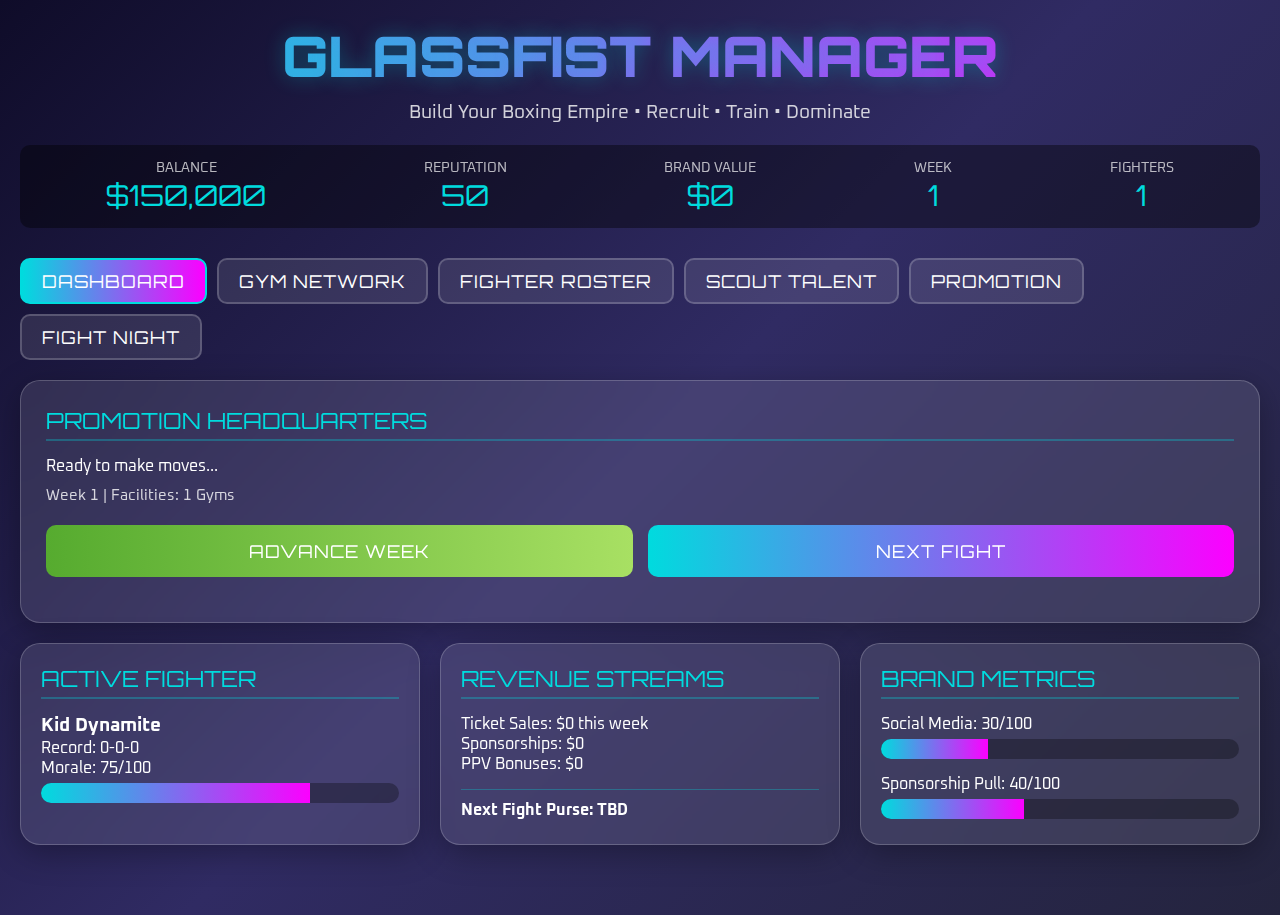
<file: GlassFist Manager Enhanced.html>
<!DOCTYPE html>
<html lang="en">
<head>
    <meta charset="UTF-8">
    <meta name="viewport" content="width=device-width, initial-scale=1.0">
    <title>GlassFist Manager - Enhanced</title>
    <link href="https://fonts.googleapis.com/css2?family=Orbitron:wght@400;700;900&family=Oxanium:wght@300;400;600&display=swap" rel="stylesheet">
    <style>
        * {
            margin: 0;
            padding: 0;
            box-sizing: border-box;
        }

        body {
            font-family: 'Oxanium', monospace;
            background: linear-gradient(135deg, #0f0c29, #302b63, #24243e);
            color: #fff;
            min-height: 100vh;
            padding: 20px;
            overflow-x: hidden;
        }

        .container {
            max-width: 1400px;
            margin: 0 auto;
        }

        .glass-panel {
            background: rgba(255, 255, 255, 0.1);
            backdrop-filter: blur(15px);
            border-radius: 20px;
            border: 1px solid rgba(255, 255, 255, 0.2);
            box-shadow: 0 8px 32px rgba(0, 0, 0, 0.3);
            padding: 25px;
            margin-bottom: 20px;
            transition: transform 0.3s ease;
        }

        .glass-panel:hover {
            transform: translateY(-5px);
        }

        header {
            text-align: center;
            margin-bottom: 30px;
        }

        h1 {
            font-family: 'Orbitron', sans-serif;
            font-size: 3.5rem;
            font-weight: 900;
            background: linear-gradient(90deg, #00dbde, #fc00ff);
            -webkit-background-clip: text;
            background-clip: text;
            color: transparent;
            text-shadow: 0 0 20px rgba(0, 219, 222, 0.3);
            margin-bottom: 10px;
        }

        .subtitle {
            font-size: 1.2rem;
            opacity: 0.8;
            margin-bottom: 20px;
        }

        .status-bar {
            display: flex;
            justify-content: space-around;
            align-items: center;
            padding: 15px;
            background: rgba(0, 0, 0, 0.4);
            border-radius: 10px;
            flex-wrap: wrap;
            gap: 15px;
        }

        .status-item {
            text-align: center;
        }

        .status-value {
            font-family: 'Orbitron', sans-serif;
            font-size: 1.8rem;
            color: #00dbde;
        }

        .status-label {
            font-size: 0.85rem;
            opacity: 0.7;
        }

        /* Tabs */
        .tab-nav {
            display: flex;
            gap: 10px;
            margin-bottom: 20px;
            flex-wrap: wrap;
        }

        .tab-btn {
            background: rgba(255, 255, 255, 0.1);
            border: 2px solid rgba(255, 255, 255, 0.2);
            color: #fff;
            padding: 10px 20px;
            cursor: pointer;
            border-radius: 10px;
            transition: all 0.3s ease;
            font-family: 'Orbitron', sans-serif;
        }

        .tab-btn.active {
            background: linear-gradient(90deg, #00dbde, #fc00ff);
            border-color: #00dbde;
        }

        .tab-content {
            display: none;
        }

        .tab-content.active {
            display: block;
        }

        .widget-title {
            font-family: 'Orbitron', sans-serif;
            font-size: 1.4rem;
            margin-bottom: 15px;
            color: #00dbde;
            border-bottom: 2px solid rgba(0, 219, 222, 0.3);
            padding-bottom: 5px;
        }

        .dashboard-grid {
            display: grid;
            grid-template-columns: repeat(auto-fit, minmax(300px, 1fr));
            gap: 20px;
            margin-bottom: 30px;
        }

        .widget {
            min-height: 200px;
            padding: 20px;
        }

        .stat-bar {
            background: rgba(0, 0, 0, 0.3);
            height: 20px;
            border-radius: 10px;
            overflow: hidden;
            margin: 5px 0;
        }

        .stat-fill {
            height: 100%;
            background: linear-gradient(90deg, #00dbde, #fc00ff);
            transition: width 0.5s ease;
        }

        .stat-label {
            font-size: 0.9rem;
            display: flex;
            justify-content: space-between;
            margin-bottom: 5px;
        }

        .controls {
            display: grid;
            grid-template-columns: repeat(auto-fit, minmax(200px, 1fr));
            gap: 15px;
            margin: 20px 0;
        }

        button {
            background: linear-gradient(90deg, #00dbde, #fc00ff);
            border: none;
            border-radius: 10px;
            color: white;
            padding: 15px;
            font-family: 'Orbitron', sans-serif;
            font-size: 1.1rem;
            cursor: pointer;
            transition: all 0.3s ease;
            text-transform: uppercase;
            letter-spacing: 1px;
        }

        button:hover {
            transform: translateY(-3px);
            box-shadow: 0 5px 20px rgba(0, 219, 222, 0.5);
        }

        button:disabled {
            opacity: 0.5;
            cursor: not-allowed;
            transform: none;
        }

        button.danger {
            background: linear-gradient(90deg, #ff416c, #ff4b2b);
        }

        button.success {
            background: linear-gradient(90deg, #56ab2f, #a8e063);
        }

        button.secondary {
            background: linear-gradient(90deg, #667eea, #764ba2);
        }

        /* Gym Map */
        .gym-grid {
            display: grid;
            grid-template-columns: repeat(3, 1fr);
            gap: 15px;
            margin: 20px 0;
        }

        .gym-card {
            background: rgba(255, 255, 255, 0.05);
            padding: 15px;
            border-radius: 10px;
            border-left: 4px solid #00dbde;
            cursor: pointer;
            transition: all 0.3s ease;
            text-align: center;
        }

        .gym-card:hover {
            background: rgba(255, 255, 255, 0.1);
            transform: scale(1.05);
        }

        .gym-card.owned {
            border-left-color: #56ab2f;
            background: rgba(86, 171, 47, 0.1);
        }

        .gym-name {
            font-family: 'Orbitron', sans-serif;
            font-size: 1.1rem;
            margin-bottom: 5px;
            color: #fc00ff;
        }

        .gym-info {
            font-size: 0.85rem;
            opacity: 0.8;
            line-height: 1.4;
        }

        .gym-cost {
            color: #fc00ff;
            font-weight: bold;
            margin-top: 10px;
        }

        /* Fighter Cards */
        .fighter-roster {
            display: grid;
            grid-template-columns: repeat(auto-fit, minmax(280px, 1fr));
            gap: 15px;
            margin: 20px 0;
        }

        .fighter-card {
            background: rgba(255, 255, 255, 0.05);
            padding: 15px;
            border-radius: 10px;
            border-left: 4px solid #00dbde;
        }

        .fighter-card.starter {
            border-left-color: #fc00ff;
        }

        .fighter-name {
            font-family: 'Orbitron', sans-serif;
            font-size: 1.2rem;
            color: #fc00ff;
            margin-bottom: 10px;
        }

        .fighter-stats {
            font-size: 0.9rem;
            margin-bottom: 10px;
        }

        .stat-row {
            display: flex;
            justify-content: space-between;
            margin: 3px 0;
        }

        .cost-display {
            color: #fc00ff;
            font-weight: bold;
            margin-top: 10px;
        }

        /* Scout Report */
        .scout-list {
            max-height: 400px;
            overflow-y: auto;
            margin: 20px 0;
        }

        .scout-entry {
            background: rgba(255, 255, 255, 0.05);
            padding: 12px;
            margin: 10px 0;
            border-radius: 8px;
            border-left: 3px solid #00dbde;
        }

        .scout-entry:hover {
            background: rgba(255, 255, 255, 0.1);
        }

        .scout-name {
            color: #fc00ff;
            font-weight: bold;
            margin-bottom: 5px;
        }

        .scout-stats {
            font-size: 0.85rem;
            opacity: 0.8;
            margin-bottom: 8px;
        }

        /* Fight Arena */
        #fightCanvas {
            background: #000;
            border-radius: 10px;
            border: 3px solid #00dbde;
            box-shadow: 0 0 30px rgba(0, 219, 222, 0.5);
            margin: 20px auto;
            display: block;
            image-rendering: pixelated;
        }

        .cutscene-container {
            background: rgba(0, 0, 0, 0.7);
            border-radius: 10px;
            padding: 20px;
            margin: 20px 0;
            min-height: 150px;
            display: flex;
            flex-direction: column;
            justify-content: center;
            align-items: center;
        }

        .cutscene-text {
            font-family: 'Orbitron', sans-serif;
            font-size: 1.8rem;
            color: #fc00ff;
            text-align: center;
            margin: 10px 0;
            text-shadow: 0 0 10px rgba(252, 0, 255, 0.7);
        }

        .pixel-art {
            font-size: 4rem;
            margin: 10px 0;
            line-height: 1;
        }

        .fight-log {
            max-height: 300px;
            overflow-y: auto;
            padding: 15px;
            background: rgba(0, 0, 0, 0.3);
            border-radius: 10px;
            margin-top: 20px;
        }

        .log-entry {
            padding: 8px 12px;
            margin: 5px 0;
            border-left: 3px solid;
            background: rgba(255, 255, 255, 0.05);
        }

        .log-round {
            border-color: #00dbde;
        }

        .log-knockdown {
            border-color: #ff416c;
            animation: pulse 1s infinite;
        }

        @keyframes pulse {
            0% { opacity: 1; }
            50% { opacity: 0.7; }
            100% { opacity: 1; }
        }

        .promotion-card {
            background: rgba(255, 255, 255, 0.05);
            padding: 15px;
            border-radius: 10px;
            margin: 15px 0;
            border-left: 4px solid #fc00ff;
        }

        .promo-title {
            font-family: 'Orbitron', sans-serif;
            color: #fc00ff;
            margin-bottom: 8px;
        }

        .promo-desc {
            font-size: 0.95rem;
            opacity: 0.9;
            margin-bottom: 10px;
        }

        .promo-cost {
            color: #fc00ff;
            font-weight: bold;
        }

        @media (max-width: 768px) {
            h1 {
                font-size: 2.5rem;
            }
            
            .dashboard-grid {
                grid-template-columns: 1fr;
            }
            
            .gym-grid {
                grid-template-columns: 1fr;
            }
            
            .controls {
                grid-template-columns: 1fr;
            }
            
            #fightCanvas {
                width: 100%;
                height: auto;
            }

            .status-bar {
                flex-direction: column;
            }
        }
    </style>
</head>
<body>
    <div class="container">
        <header>
            <h1>GLASSFIST MANAGER</h1>
            <div class="subtitle">Build Your Boxing Empire • Recruit • Train • Dominate</div>
            <div class="status-bar">
                <div class="status-item">
                    <div class="status-label">BALANCE</div>
                    <div class="status-value" id="money">$150,000</div>
                </div>
                <div class="status-item">
                    <div class="status-label">REPUTATION</div>
                    <div class="status-value" id="reputation">50</div>
                </div>
                <div class="status-item">
                    <div class="status-label">BRAND VALUE</div>
                    <div class="status-value" id="brandValue">$0</div>
                </div>
                <div class="status-item">
                    <div class="status-label">WEEK</div>
                    <div class="status-value" id="week">1</div>
                </div>
                <div class="status-item">
                    <div class="status-label">FIGHTERS</div>
                    <div class="status-value" id="fighterCount">1</div>
                </div>
            </div>
        </header>

        <div class="tab-nav">
            <button class="tab-btn active" onclick="switchTab('dashboard')">DASHBOARD</button>
            <button class="tab-btn" onclick="switchTab('gym')">GYM NETWORK</button>
            <button class="tab-btn" onclick="switchTab('roster')">FIGHTER ROSTER</button>
            <button class="tab-btn" onclick="switchTab('scout')">SCOUT TALENT</button>
            <button class="tab-btn" onclick="switchTab('promotion')">PROMOTION</button>
            <button class="tab-btn" onclick="switchTab('fight')">FIGHT NIGHT</button>
        </div>

        <!-- DASHBOARD TAB -->
        <div id="dashboard" class="tab-content active">
            <div class="glass-panel">
                <div class="widget-title">PROMOTION HEADQUARTERS</div>
                <p id="promotionStatus">Ready to make moves...</p>
                <p style="margin-top: 10px; font-size: 0.95rem; opacity: 0.8;">Week <span id="dashWeek">1</span> | Facilities: <span id="facilitiesStatus">1 Gym</span></p>
                <div class="controls">
                    <button onclick="advanceWeek()" class="success">ADVANCE WEEK</button>
                    <button onclick="switchTab('fight')">NEXT FIGHT</button>
                </div>
            </div>

            <div class="dashboard-grid">
                <div class="glass-panel widget">
                    <div class="widget-title">ACTIVE FIGHTER</div>
                    <div id="activeFighter">
                        <h3 id="activeName">Kid Dynamite</h3>
                        <p>Record: <span id="activeRecord">0-0-0</span></p>
                        <p>Morale: <span id="activeMorale">75</span>/100</p>
                        <div class="stat-bar">
                            <div class="stat-fill" id="moraleBar" style="width: 75%;"></div>
                        </div>
                    </div>
                </div>

                <div class="glass-panel widget">
                    <div class="widget-title">REVENUE STREAMS</div>
                    <div id="revenueInfo">
                        <p>Ticket Sales: $0 this week</p>
                        <p>Sponsorships: <span id="sponsorRevenue">$0</span></p>
                        <p>PPV Bonuses: <span id="ppvRevenue">$0</span></p>
                        <p style="margin-top: 15px; border-top: 1px solid rgba(0,219,222,0.3); padding-top: 10px; font-weight: bold;">Next Fight Purse: <span id="nextPurse">TBD</span></p>
                    </div>
                </div>

                <div class="glass-panel widget">
                    <div class="widget-title">BRAND METRICS</div>
                    <p>Social Media: <span id="dashSocialMedia">30</span>/100</p>
                    <div class="stat-bar">
                        <div class="stat-fill" id="socialBar" style="width: 30%;"></div>
                    </div>
                    <p style="margin-top: 15px;">Sponsorship Pull: <span id="dashSponsorship">40</span>/100</p>
                    <div class="stat-bar">
                        <div class="stat-fill" id="sponsorBar" style="width: 40%;"></div>
                    </div>
                </div>
            </div>
        </div>

        <!-- GYM NETWORK TAB -->
        <div id="gym" class="tab-content">
            <div class="glass-panel">
                <div class="widget-title">BUILD YOUR BOXING EMPIRE</div>
                <p style="margin-bottom: 20px; font-size: 0.95rem;">Acquire gyms to increase training capacity and unlock facilities. Travel to scout fresh talent.</p>
                <div class="gym-grid" id="gymGrid">
                    <!-- Gyms populate here -->
                </div>
            </div>

            <div class="glass-panel">
                <div class="widget-title">OWNED FACILITIES</div>
                <div id="ownedGyms">
                    <p>You own: Downtown Boxing Club (Starter Gym)</p>
                </div>
            </div>
        </div>

        <!-- ROSTER TAB -->
        <div id="roster" class="tab-content">
            <div class="glass-panel">
                <div class="widget-title">YOUR FIGHTERS</div>
                <div class="fighter-roster" id="rosterDisplay">
                    <!-- Fighters populate here -->
                </div>
            </div>

            <div class="glass-panel">
                <div class="widget-title">TRAINING OPTIONS</div>
                <p style="margin-bottom: 15px; font-size: 0.95rem;">Select a fighter, then choose training to improve their attributes.</p>
                <div class="controls">
                    <button onclick="trainFighter('power')" id="trainPowerBtn">POWER CAMP ($1,500)</button>
                    <button onclick="trainFighter('speed')" id="trainSpeedBtn">SPEED DRILLS ($1,200)</button>
                    <button onclick="trainFighter('defense')" id="trainDefenseBtn">DEFENSE CLINIC ($1,500)</button>
                    <button onclick="trainFighter('stamina')" id="trainStaminaBtn">CONDITIONING ($1,000)</button>
                    <button onclick="trainFighter('chin')" id="trainChinBtn">CHIN STRENGTHENING ($1,800)</button>
                    <button onclick="trainFighter('rest')" class="success" id="trainRestBtn">REST & RECOVERY ($500)</button>
                </div>
            </div>
        </div>

        <!-- SCOUT TAB -->
        <div id="scout" class="tab-content">
            <div class="glass-panel">
                <div class="widget-title">SCOUTING NETWORK</div>
                <p style="margin-bottom: 15px;">Travel between gyms to discover fresh talent. Higher reputation = better prospects.</p>
                <button onclick="runScouting()" class="success" style="width: 100%; margin-bottom: 20px;">SCOUT NEW TALENT ($5,000)</button>
                <div class="scout-list" id="scoutList">
                    <div class="scout-entry" style="color: #94a3b8;">Available prospects will appear here...</div>
                </div>
            </div>
        </div>

        <!-- PROMOTION TAB -->
        <div id="promotion" class="tab-content">
            <div class="glass-panel">
                <div class="widget-title">BRAND DEVELOPMENT</div>
                <p style="margin-bottom: 20px;">Invest in your fighters' marketability. Higher brand value = bigger sponsors and PPV cuts.</p>
                
                <div class="promotion-card">
                    <div class="promo-title">SOCIAL MEDIA BLITZ</div>
                    <div class="promo-desc">Pump up your fighter's Instagram presence. +15 social media, +5k brand value.</div>
                    <button onclick="doPromotion('social')" class="secondary" style="width: 100%;">PROMOTE ($3,000)</button>
                </div>

                <div class="promotion-card">
                    <div class="promo-title">SPONSOR NEGOTIATIONS</div>
                    <div class="promo-desc">Land major endorsement deals. +10 sponsorship, +8k brand value.</div>
                    <button onclick="doPromotion('sponsor')" class="secondary" style="width: 100%;">NEGOTIATE ($5,000)</button>
                </div>

                <div class="promotion-card">
                    <div class="promo-title">DOCUMENTARY SERIES</div>
                    <div class="promo-desc">Film your fighter's journey. +20 social media, +10k brand value, -1 morale.</div>
                    <button onclick="doPromotion('documentary')" class="secondary" style="width: 100%;">PRODUCE ($8,000)</button>
                </div>

                <div class="promotion-card">
                    <div class="promo-title">PPV SPECIAL EVENT</div>
                    <div class="promo-desc">Build hype for the next fight. Multiplies fight purse by 1.5x if you win.</div>
                    <button onclick="doPromotion('ppv')" class="secondary" style="width: 100%;">BOOK EVENT ($6,000)</button>
                </div>
            </div>
        </div>

        <!-- FIGHT TAB -->
        <div id="fight" class="tab-content">
            <div class="glass-panel">
                <div class="widget-title">FIGHT SIMULATION</div>
                <div id="upcomingFightInfo">
                    <h3 id="opponentName">Waiting for opponent...</h3>
                    <p>Record: <span id="opponentRecord">--</span></p>
                    <p>Style: <span id="opponentStyle">--</span></p>
                    <p style="margin-top: 15px; font-weight: bold;">Purse: $<span id="fightPurse">15000</span> + Bonuses</p>
                </div>

                <canvas id="fightCanvas" width="800" height="400"></canvas>

                <div class="cutscene-container" id="cutscene">
                    <div class="pixel-art">🥊</div>
                    <div class="cutscene-text" id="cutsceneText">PREPARE FOR BATTLE</div>
                </div>

                <div class="controls" id="fightControls">
                    <button onclick="startFight()" id="startBtn" class="success">START FIGHT</button>
                    <button onclick="healFighter()" id="healBtn" disabled>HEAL CORNER (+20 HP)</button>
                    <button onclick="giveTip('aggressive')" id="aggressiveBtn" disabled class="danger">GO AGGRESSIVE</button>
                    <button onclick="giveTip('defensive')" id="defensiveBtn" disabled>GO DEFENSIVE</button>
                    <button onclick="giveTip('counter')" id="counterBtn" disabled>COUNTER PUNCH</button>
                </div>

                <div class="fight-log" id="fightLog">
                    <div class="log-entry log-round">Fight Log - Round by Round</div>
                </div>
            </div>
        </div>
    </div>

    <script>
        // Enhanced Game State with Gym Network & Scouting
        const gameState = {
            week: 1,
            manager: {
                name: "You",
                money: 150000,
                reputation: 50,
                brandValue: 0,
                ownedGyms: ['downtown'],
                promoMultiplier: 1.0
            },
            gyms: {
                downtown: {
                    id: 'downtown',
                    name: 'Downtown Boxing Club',
                    location: 'City Center',
                    owned: true,
                    baseTalent: 60,
                    facilities: 1,
                    description: 'Your starter gym. Classic setup.'
                },
                eastside: {
                    id: 'eastside',
                    name: 'Eastside Sluggers',
                    location: 'Industrial District',
                    owned: false,
                    baseTalent: 75,
                    facilities: 2,
                    cost: 80000,
                    description: 'Better location, higher-level fighters available.'
                },
                waterfront: {
                    id: 'waterfront',
                    name: 'Waterfront Elite',
                    location: 'Upscale Waterfront',
                    owned: false,
                    baseTalent: 85,
                    facilities: 3,
                    cost: 150000,
                    description: 'Premium facility. Top talent pools.'
                },
                oldtown: {
                    id: 'oldtown',
                    name: 'OldTown Legends',
                    location: 'Historic District',
                    owned: false,
                    baseTalent: 70,
                    facilities: 1,
                    cost: 60000,
                    description: 'Legendary boxing heritage. Good scouting base.'
                }
            },
            fighters: [
                {
                    id: 1,
                    name: 'Kid Dynamite',
                    age: 22,
                    record: '0-0-0',
                    health: 100,
                    morale: 75,
                    fatigue: 0,
                    type: 'starter',
                    attributes: {
                        power: 65,
                        speed: 70,
                        chin: 60,
                        stamina: 65,
                        defense: 55,
                        marketability: 50
                    },
                    modern_traits: {
                        social_media_presence: 30,
                        sponsorship_potential: 40
                    }
                }
            ],
            scoutPool: [],
            fight: {
                active: false,
                round: 1,
                maxRounds: 12,
                opponent: {
                    name: 'TBD',
                    record: 'TBD',
                    health: 100,
                    attributes: {
                        power: 65,
                        speed: 65,
                        chin: 60,
                        stamina: 65,
                        defense: 55
                    },
                    style: 'balanced'
                },
                tips: [],
                healUsed: false,
                ppvActive: false
            },
            trainingModules: [
                { id: 'power', name: 'Power Training', stat: 'power', effect: 5, cost: 1500, fatigue: 12 },
                { id: 'speed', name: 'Speed Drills', stat: 'speed', effect: 4, cost: 1200, fatigue: 10 },
                { id: 'defense', name: 'Defense Clinic', stat: 'defense', effect: 5, cost: 1500, fatigue: 8 },
                { id: 'stamina', name: 'Conditioning', stat: 'stamina', effect: 4, cost: 1000, fatigue: 9 },
                { id: 'chin', name: 'Chin Strengthening', stat: 'chin', effect: 3, cost: 1800, fatigue: 15 },
                { id: 'rest', name: 'Rest & Recovery', stat: 'fatigue', effect: -30, cost: 500, fatigue: -30 }
            ]
        };

        let selectedFighter = 1;
        const canvas = document.getElementById('fightCanvas');
        const ctx = canvas.getContext('2d');

        // Initialize
        function init() {
            updateUI();
            generateOpponent();
            renderGymNetwork();
            showCutscene("GLASSFIST READY FOR ACTION", "🥊");
        }

        // Tab Switching
        function switchTab(tabName) {
            document.querySelectorAll('.tab-content').forEach(el => el.classList.remove('active'));
            document.querySelectorAll('.tab-btn').forEach(el => el.classList.remove('active'));
            document.getElementById(tabName).classList.add('active');
            event.target.classList.add('active');
        }

        // Update All UI
        function updateUI() {
            const f = gameState.fighters[selectedFighter - 1] || gameState.fighters[0];
            document.getElementById('money').textContent = `$${gameState.manager.money.toLocaleString()}`;
            document.getElementById('reputation').textContent = gameState.manager.reputation;
            document.getElementById('brandValue').textContent = `$${(gameState.manager.brandValue * 1000).toLocaleString()}`;
            document.getElementById('week').textContent = gameState.week;
            document.getElementById('fighterCount').textContent = gameState.fighters.length;
            document.getElementById('dashWeek').textContent = gameState.week;
            document.getElementById('facilitiesStatus').textContent = `${gameState.manager.ownedGyms.length} Gyms`;
            
            document.getElementById('activeName').textContent = f.name;
            document.getElementById('activeRecord').textContent = f.record;
            document.getElementById('activeMorale').textContent = f.morale;
            document.getElementById('moraleBar').style.width = `${f.morale}%`;
            
            document.getElementById('dashSocialMedia').textContent = f.modern_traits.social_media_presence;
            document.getElementById('socialBar').style.width = `${f.modern_traits.social_media_presence}%`;
            document.getElementById('dashSponsorship').textContent = f.modern_traits.sponsorship_potential;
            document.getElementById('sponsorBar').style.width = `${f.modern_traits.sponsorship_potential}%`;

            // Render roster
            const rosterHTML = gameState.fighters.map(fighter => `
                <div class="glass-panel fighter-card ${fighter.type === 'starter' ? 'starter' : ''}" onclick="selectFighter(${fighter.id})">
                    <div class="fighter-name">${fighter.name}</div>
                    <div class="fighter-stats">
                        <div class="stat-row"><span>Record:</span> <span>${fighter.record}</span></div>
                        <div class="stat-row"><span>Age:</span> <span>${fighter.age}</span></div>
                        <div class="stat-row"><span>Health:</span> <span>${fighter.health}%</span></div>
                        <div class="stat-row"><span>Morale:</span> <span>${fighter.morale}/100</span></div>
                    </div>
                    <div style="font-size: 0.85rem; margin-top: 10px; opacity: 0.8;">
                        POW: ${fighter.attributes.power} | SPD: ${fighter.attributes.speed} | CHN: ${fighter.attributes.chin}
                    </div>
                </div>
            `).join('');
            document.getElementById('rosterDisplay').innerHTML = rosterHTML;

            // Update opponent display
            document.getElementById('opponentName').textContent = `vs. ${gameState.fight.opponent.name}`;
            document.getElementById('opponentRecord').textContent = gameState.fight.opponent.record;
            document.getElementById('opponentStyle').textContent = gameState.fight.opponent.style.toUpperCase();
            document.getElementById('fightPurse').textContent = Math.round(15000 * gameState.manager.promoMultiplier);

            // Draw fight canvas
            if (!gameState.fight.active) {
                drawPreFightCanvas();
            }
        }

        // Render Gym Network
        function renderGymNetwork() {
            const gymHTML = Object.values(gameState.gyms).map(gym => `
                <div class="glass-panel gym-card ${gym.owned ? 'owned' : ''}" onclick="purchaseGym('${gym.id}')">
                    <div class="gym-name">${gym.name}</div>
                    <div class="gym-info">
                        <p><strong>${gym.location}</strong></p>
                        <p>Talent Pool: ${gym.baseTalent}</p>
                        <p>Facilities: ${gym.facilities}</p>
                        ${gym.owned ? '<p style="color: #56ab2f; font-weight: bold;">✓ OWNED</p>' : `<div class="gym-cost">$${gym.cost?.toLocaleString() || 'N/A'}</div>`}
                    </p>
                </div>
            `).join('');
            document.getElementById('gymGrid').innerHTML = gymHTML;

            const ownedList = gameState.manager.ownedGyms.map(id => gameState.gyms[id].name).join(', ');
            document.getElementById('ownedGyms').innerHTML = `<p>You own: ${ownedList}</p>`;
        }

        // Fighter Selection
        function selectFighter(id) {
            selectedFighter = id;
            updateUI();
        }

        // Gym Purchase
        function purchaseGym(gymId) {
            const gym = gameState.gyms[gymId];
            if (gym.owned) {
                alert('Already own this gym!');
                return;
            }
            if (gameState.manager.money < gym.cost) {
                alert('Insufficient funds!');
                return;
            }
            gameState.manager.money -= gym.cost;
            gameState.manager.ownedGyms.push(gymId);
            gameState.manager.reputation += 10;
            addToLog(`Purchased ${gym.name}!`);
            renderGymNetwork();
            updateUI();
        }

        // Scouting System
        function runScouting() {
            if (gameState.manager.money < 5000) {
                alert('Need $5,000 to scout');
                return;
            }
            gameState.manager.money -= 5000;

            // Generate random prospects
            const names = ['Diego Rivera', 'Marcus Stone', 'Billy "The Blade" Andrews', 'Chen Wei', 'Antonio Morales', 'Jaxon Price', 'Oscar Luna'];
            const styles = ['power', 'speed', 'technical', 'balanced', 'aggressive'];
            
            gameState.scoutPool = [];
            for (let i = 0; i < 3; i++) {
                const baseTalent = Math.random() * 40 + 55;
                gameState.scoutPool.push({
                    name: names[Math.floor(Math.random() * names.length)],
                    age: Math.floor(Math.random() * 10 + 20),
                    style: styles[Math.floor(Math.random() * styles.length)],
                    baseTalent: Math.round(baseTalent),
                    cost: Math.round(baseTalent * 1000)
                });
            }

            renderScoutList();
            updateUI();
        }

        function renderScoutList() {
            const scoutHTML = gameState.scoutPool.map((fighter, idx) => `
                <div class="scout-entry">
                    <div class="scout-name">${fighter.name}, ${fighter.age}</div>
                    <div class="scout-stats">Talent: ${fighter.baseTalent} | Style: ${fighter.style.toUpperCase()}</div>
                    <button onclick="recruitFighter(${idx})" class="success" style="width: 100%; padding: 8px;">RECRUIT ($${fighter.cost})</button>
                </div>
            `).join('');
            document.getElementById('scoutList').innerHTML = scoutHTML || '<p style="color: #94a3b8;">No prospects available. Run scouting.</p>';
        }

        function recruitFighter(idx) {
            const prospect = gameState.scoutPool[idx];
            if (gameState.manager.money < prospect.cost) {
                alert('Insufficient funds!');
                return;
            }
            gameState.manager.money -= prospect.cost;
            
            const newFighter = {
                id: gameState.fighters.length + 1,
                name: prospect.name,
                age: prospect.age,
                record: '0-0-0',
                health: 100,
                morale: 70,
                fatigue: 0,
                type: 'recruited',
                attributes: {
                    power: Math.round(prospect.baseTalent * 0.8 + Math.random() * 10),
                    speed: Math.round(prospect.baseTalent * 0.75 + Math.random() * 10),
                    chin: Math.round(prospect.baseTalent * 0.7 + Math.random() * 10),
                    stamina: Math.round(prospect.baseTalent * 0.8 + Math.random() * 10),
                    defense: Math.round(prospect.baseTalent * 0.65 + Math.random() * 10),
                    marketability: 30
                },
                modern_traits: {
                    social_media_presence: 20,
                    sponsorship_potential: 30
                }
            };
            gameState.fighters.push(newFighter);
            gameState.scoutPool.splice(idx, 1);
            renderScoutList();
            updateUI();
            showCutscene(`${prospect.name} SIGNED!`, "✍️");
        }

        // Training
        function trainFighter(moduleId) {
            const f = gameState.fighters[selectedFighter - 1] || gameState.fighters[0];
            const module = gameState.trainingModules.find(m => m.id === moduleId);
            
            if (gameState.manager.money < module.cost) {
                alert('Not enough money!');
                return;
            }
            if (f.health < 70) {
                alert('Fighter needs rest! Health too low.');
                return;
            }

            gameState.manager.money -= module.cost;
            f.fatigue += module.fatigue;

            if (module.stat === 'fatigue') {
                f.fatigue = Math.max(0, f.fatigue + module.effect);
                f.health = Math.min(100, f.health + 15);
            } else {
                f.attributes[module.stat] = Math.min(100, f.attributes[module.stat] + module.effect);
            }

            // Morale impact
            if (f.fatigue > 60) {
                f.morale = Math.max(20, f.morale - 5);
            } else if (f.fatigue < 20) {
                f.morale = Math.min(100, f.morale + 3);
            }

            updateUI();
            showCutscene(`TRAINING: ${module.name}!`, "💪");
        }

        // Promotion
        function doPromotion(type) {
            const f = gameState.fighters[selectedFighter - 1] || gameState.fighters[0];
            
            switch(type) {
                case 'social':
                    if (gameState.manager.money < 3000) return alert('Need $3,000');
                    gameState.manager.money -= 3000;
                    f.modern_traits.social_media_presence = Math.min(100, f.modern_traits.social_media_presence + 15);
                    gameState.manager.brandValue += 5;
                    break;
                case 'sponsor':
                    if (gameState.manager.money < 5000) return alert('Need $5,000');
                    gameState.manager.money -= 5000;
                    f.modern_traits.sponsorship_potential = Math.min(100, f.modern_traits.sponsorship_potential + 10);
                    gameState.manager.brandValue += 8;
                    break;
                case 'documentary':
                    if (gameState.manager.money < 8000) return alert('Need $8,000');
                    gameState.manager.money -= 8000;
                    f.modern_traits.social_media_presence = Math.min(100, f.modern_traits.social_media_presence + 20);
                    gameState.manager.brandValue += 10;
                    f.morale -= 1;
                    break;
                case 'ppv':
                    if (gameState.manager.money < 6000) return alert('Need $6,000');
                    gameState.manager.money -= 6000;
                    gameState.manager.promoMultiplier = 1.5;
                    gameState.fight.ppvActive = true;
                    break;
            }
            updateUI();
        }

        // Advance Week
        function advanceWeek() {
            gameState.week++;
            gameState.fighters.forEach(f => {
                f.morale = Math.max(40, f.morale - 3);
                if (f.fatigue > 30) f.health = Math.max(50, f.health - 5);
            });
            updateUI();
        }

        // Generate Opponent
        function generateOpponent() {
            const styles = ['power', 'speed', 'technical', 'balanced', 'aggressive'];
            const names = ['Iron Mike', 'Silver Jaw', 'The Hammer', 'Electric Thunder', 'Champ Contender', 'Steel Fist', 'Rapid Fire'];
            const wins = Math.floor(gameState.manager.reputation * 0.3 + Math.random() * 10);
            const losses = Math.floor(Math.random() * 3);
            
            gameState.fight.opponent = {
                name: names[Math.floor(Math.random() * names.length)],
                record: `${wins}-${losses}-0`,
                health: 100,
                style: styles[Math.floor(Math.random() * styles.length)],
                attributes: {
                    power: 50 + gameState.manager.reputation * 0.4 + Math.random() * 20,
                    speed: 50 + gameState.manager.reputation * 0.3 + Math.random() * 20,
                    chin: 50 + gameState.manager.reputation * 0.2 + Math.random() * 15,
                    stamina: 55 + gameState.manager.reputation * 0.3 + Math.random() * 20,
                    defense: 45 + gameState.manager.reputation * 0.25 + Math.random() * 20
                }
            };
            updateUI();
        }

        // Fight System
        function startFight() {
            const f = gameState.fighters[selectedFighter - 1] || gameState.fighters[0];
            if (f.health < 80) {
                alert('Fighter needs to be at 80% health to fight!');
                return;
            }

            gameState.fight.active = true;
            gameState.fight.round = 1;
            gameState.fight.opponent.health = 100;
            gameState.fight.tips = [];
            gameState.fight.healUsed = false;

            document.getElementById('startBtn').disabled = true;
            document.getElementById('healBtn').disabled = false;
            document.getElementById('aggressiveBtn').disabled = false;
            document.getElementById('defensiveBtn').disabled = false;
            document.getElementById('counterBtn').disabled = false;

            clearLog();
            addToLog(`Fight starts! vs ${gameState.fight.opponent.name}`, 'round');
            showCutscene('FIGHT NIGHT!', '🔥');
            simulateRound();
        }

        function simulateRound() {
            if (!gameState.fight.active || gameState.fight.round > gameState.fight.maxRounds) {
                endFight();
                return;
            }

            const f = gameState.fighters[selectedFighter - 1] || gameState.fighters[0];
            let fighterScore = (f.attributes.power * 0.3 + f.attributes.speed * 0.25 + f.attributes.defense * 0.15 + f.attributes.stamina * 0.3) * (f.health / 100);
            let opponentScore = (gameState.fight.opponent.attributes.power * 0.3 + gameState.fight.opponent.attributes.speed * 0.25 + gameState.fight.opponent.attributes.defense * 0.15 + gameState.fight.opponent.attributes.stamina * 0.3) * (gameState.fight.opponent.health / 100);

            gameState.fight.tips.forEach(tip => {
                if (tip === 'aggressive') fighterScore *= 1.15;
                else if (tip === 'defensive') fighterScore *= 0.85;
                else if (tip === 'counter') fighterScore *= 1.08;
            });

            const damageToOpp = Math.floor((fighterScore / 100) * 18);
            const damageToFighter = Math.floor((opponentScore / 100) * 15);

            gameState.fight.opponent.health = Math.max(0, gameState.fight.opponent.health - damageToOpp);
            f.health = Math.max(0, f.health - damageToFighter);

            let event = '';
            if (Math.random() < 0.08) {
                event = 'KNOCKDOWN!';
                f.health = Math.max(0, f.health - 15);
                addToLog(`Round ${gameState.fight.round}: ${event}`, 'knockdown');
            } else {
                addToLog(`Round ${gameState.fight.round}: Damage dealt: ${damageToOpp} | Taken: ${damageToFighter}`, 'round');
            }

            drawFight();

            if (f.health <= 0 || gameState.fight.opponent.health <= 0 || gameState.fight.round >= gameState.fight.maxRounds) {
                endFight();
            } else {
                gameState.fight.round++;
                gameState.fight.tips = [];
                setTimeout(() => {
                    showCutscene(`ROUND ${gameState.fight.round}`, '🔔');
                    addToLog(`Round ${gameState.fight.round} begins!`, 'round');
                }, 2000);
                setTimeout(simulateRound, 3000);
            }
            updateUI();
        }

        function healFighter() {
            const f = gameState.fighters[selectedFighter - 1] || gameState.fighters[0];
            if (gameState.fight.healUsed) return;
            f.health = Math.min(100, f.health + 20);
            gameState.fight.healUsed = true;
            document.getElementById('healBtn').disabled = true;
            addToLog('Corner healing administered!');
        }

        function giveTip(type) {
            gameState.fight.tips.push(type);
            let txt = '';
            switch(type) {
                case 'aggressive': txt = '→ AGGRESSIVE! GO FOR THE KO!'; break;
                case 'defensive': txt = '→ DEFENSIVE! PROTECT YOURSELF!'; break;
                case 'counter': txt = '→ COUNTER! LOOK FOR OPENINGS!'; break;
            }
            addToLog(txt);
        }

        function endFight() {
            gameState.fight.active = false;
            const f = gameState.fighters[selectedFighter - 1] || gameState.fighters[0];
            let result = '', earnings = 15000;

            if (f.health <= 0) {
                result = 'LOSS - KO';
                earnings = 5000;
                gameState.manager.reputation = Math.max(0, gameState.manager.reputation - 10);
                showCutscene('DEFEATED!', '😭');
            } else if (gameState.fight.opponent.health <= 0) {
                result = 'WIN - KO';
                earnings = 25000;
                gameState.manager.reputation += 20;
                showCutscene('VICTORY!', '🏆');
            } else {
                const fScore = f.attributes.power + f.attributes.speed + f.attributes.chin;
                const oScore = gameState.fight.opponent.attributes.power + gameState.fight.opponent.attributes.speed + gameState.fight.opponent.attributes.chin;
                if (fScore > oScore) {
                    result = 'WIN - DECISION';
                    earnings = 20000;
                    gameState.manager.reputation += 15;
                    showCutscene('WINNER!', '✅');
                } else {
                    result = 'LOSS - DECISION';
                    earnings = 10000;
                    gameState.manager.reputation -= 5;
                    showCutscene('TOUGH LOSS!', '😔');
                }
            }

            // Sponsorship & PPV bonuses
            if (f.modern_traits.sponsorship_potential > 50) {
                earnings += 3000;
                addToLog('+$3,000 Sponsorship Bonus!');
            }
            if (gameState.fight.ppvActive && result.includes('WIN')) {
                earnings = Math.round(earnings * 1.5);
                addToLog('+$' + Math.round(earnings * 0.5) + ' PPV Bonus!');
                gameState.fight.ppvActive = false;
                gameState.manager.promoMultiplier = 1.0;
            }

            updateRecord(f, result.includes('WIN'));
            gameState.manager.money += earnings;
            f.fatigue += 20;
            f.morale -= 5;

            addToLog(`Result: ${result}`);
            addToLog(`Earnings: $${earnings.toLocaleString()}`);

            document.getElementById('startBtn').disabled = false;
            document.getElementById('healBtn').disabled = true;
            document.getElementById('aggressiveBtn').disabled = true;
            document.getElementById('defensiveBtn').disabled = true;
            document.getElementById('counterBtn').disabled = true;

            generateOpponent();
            updateUI();
        }

        function updateRecord(fighter, isWin) {
            const parts = fighter.record.split('-');
            if (isWin) {
                parts[0] = parseInt(parts[0]) + 1;
            } else {
                parts[1] = parseInt(parts[1]) + 1;
            }
            fighter.record = parts.join('-') + '-0';
        }

        // Canvas Drawing
        function drawFight() {
            ctx.fillStyle = '#1a1a2e';
            ctx.fillRect(0, 0, canvas.width, canvas.height);

            ctx.strokeStyle = '#00dbde';
            ctx.lineWidth = 3;
            ctx.strokeRect(50, 50, canvas.width - 100, canvas.height - 100);

            const f = gameState.fighters[selectedFighter - 1] || gameState.fighters[0];
            const fighterX = 180 + (f.health / 100) * 80;
            const opponentX = 620 - (gameState.fight.opponent.health / 100) * 80;

            // Draw fighters (simple pixel style)
            ctx.fillStyle = '#fc00ff';
            ctx.fillRect(fighterX, 200, 40, 80);
            ctx.fillStyle = '#fff';
            ctx.fillRect(fighterX + 10, 210, 20, 10);

            ctx.fillStyle = '#00dbde';
            ctx.fillRect(opponentX, 200, 40, 80);
            ctx.fillStyle = '#fff';
            ctx.fillRect(opponentX + 10, 210, 20, 10);

            // Health bars
            drawHealthBar(100, 20, f.health, '#fc00ff', f.name);
            drawHealthBar(canvas.width - 300, 20, gameState.fight.opponent.health, '#00dbde', gameState.fight.opponent.name);

            ctx.fillStyle = '#fff';
            ctx.font = '24px Orbitron';
            ctx.fillText(`Round ${gameState.fight.round}/${gameState.fight.maxRounds}`, canvas.width/2 - 70, 35);
        }

        function drawPreFightCanvas() {
            ctx.fillStyle = '#0a0a0a';
            ctx.fillRect(0, 0, canvas.width, canvas.height);
            ctx.fillStyle = '#00dbde';
            ctx.font = 'bold 32px Orbitron';
            ctx.textAlign = 'center';
            ctx.fillText('READY FOR ROUND 1', canvas.width/2, canvas.height/2);
            ctx.textAlign = 'left';
        }

        function drawHealthBar(x, y, health, color, name) {
            ctx.fillStyle = '#333';
            ctx.fillRect(x, y, 200, 20);
            ctx.fillStyle = color;
            ctx.fillRect(x, y, (health / 100) * 200, 20);
            ctx.fillStyle = '#fff';
            ctx.font = '14px Orbitron';
            ctx.fillText(name, x, y - 5);
            ctx.fillText(`${Math.max(0, Math.round(health))}%`, x + 80, y + 15);
        }

        // Utility
        function showCutscene(text, emoji = "🥊") {
            const el = document.getElementById('cutscene');
            document.getElementById('cutsceneText').textContent = text;
            el.querySelector('.pixel-art').textContent = emoji;
            el.style.display = 'flex';
        }

        function addToLog(text, type = 'normal') {
            const entry = document.createElement('div');
            entry.className = `log-entry log-${type}`;
            entry.textContent = text;
            document.getElementById('fightLog').appendChild(entry);
            document.getElementById('fightLog').scrollTop = document.getElementById('fightLog').scrollHeight;
        }

        function clearLog() {
            document.getElementById('fightLog').innerHTML = '<div class="log-entry log-round">Fight Log - Round by Round</div>';
        }

        // Start game
        window.onload = init;
    </script>
</body>
</html>
</file>
<file: styles.css>
/* GlassFist Manager Styles - Enhanced */

/* Global Styles */
* {
    margin: 0;
    padding: 0;
    box-sizing: border-box;
}

body {
    font-family: 'Orbitron', monospace;
    background: linear-gradient(135deg, #667eea 0%, #764ba2 100%);
    min-height: 100vh;
    overflow: hidden;
    position: relative;
}

/* Pixel-perfect rendering for retro elements */
body::before {
    content: '';
    position: absolute;
    top: 0;
    left: 0;
    width: 100%;
    height: 100%;
    background-image: 
        repeating-linear-gradient(
            0deg,
            rgba(0, 0, 0, 0.1) 0px,
                    transparent 1px,
                    transparent 2px,
                    rgba(0, 0, 0, 0.1) 3px
        );
    pointer-events: none;
    z-index: 1;
}

/* Glassmorphism Effects */
.glass-panel {
    background: rgba(255, 255, 255, 0.1);
    backdrop-filter: blur(10px);
    -webkit-backdrop-filter: blur(10px);
    border: 1px solid rgba(255, 255, 255, 0.2);
    border-radius: 15px;
    box-shadow: 0 8px 32px 0 rgba(31, 38, 135, 0.37);
}

/* Game Container */
#game-container {
    width: 100vw;
    height: 100vh;
    display: flex;
    flex-direction: column;
    position: relative;
    z-index: 2;
}

/* Top HUD Bar */
#top-hud {
    position: fixed;
    top: 20px;
    left: 50%;
    transform: translateX(-50%);
    width: 90%;
    max-width: 800px;
    padding: 15px 25px;
    display: flex;
    justify-content: space-between;
    align-items: center;
    z-index: 1000;
}

.hud-section {
    display: flex;
    align-items: center;
    gap: 10px;
}

.hud-icon {
    font-size: 24px;
    filter: drop-shadow(0 2px 4px rgba(0,0,0,0.3));
}

.hud-value {
    font-family: 'Press Start 2P', cursive;
    font-size: 12px;
    color: #00ff00;
    text-shadow: 0 0 10px rgba(0, 255, 0, 0.5);
}

.bank-display .hud-value {
    color: #00ff00;
}

.reputation-display .hud-value {
    color: #ffd700;
}

.date-display .hud-value {
    color: #ffffff;
}

/* Main Game Viewport */
#game-viewport {
    flex: 1;
    position: relative;
    margin-top: 100px;
    margin-bottom: 100px;
    padding: 20px;
}

.game-screen {
    position: absolute;
    top: 0;
    left: 0;
    width: 100%;
    height: 100%;
    display: none;
    opacity: 0;
    transition: opacity 0.3s ease-in-out;
}

.game-screen.active {
    display: block;
    opacity: 1;
}

/* Map View - Isometric City */
#map-view {
    display: flex;
    justify-content: center;
    align-items: center;
}

.isometric-city {
    display: grid;
    grid-template-columns: repeat(5, 120px);
    grid-template-rows: repeat(5, 60px);
    gap: 10px;
    transform: rotateX(30deg) rotateZ(45deg);
    transform-style: preserve-3d;
}

.city-tile {
    width: 120px;
    height: 60px;
    background: linear-gradient(135deg, rgba(255,255,255,0.1), rgba(255,255,255,0.2));
    border: 2px solid rgba(255,255,255,0.3);
    border-radius: 5px;
    position: relative;
    cursor: pointer;
    transition: all 0.3s ease;
}

.city-tile:hover {
    transform: translateZ(10px);
    box-shadow: 0 10px 20px rgba(0,0,0,0.3);
}

.building {
    width: 40px;
    height: 40px;
    position: absolute;
    top: 50%;
    left: 50%;
    transform: translate(-50%, -50%);
    border-radius: 5px;
}

.sprite-gym {
    background: #8b4513;
    border: 2px solid #654321;
}

.sprite-arena {
    background: #ff6b6b;
    border: 2px solid #ff0000;
}

.sprite-hospital {
    background: #4ecdc4;
    border: 2px solid #2a9d8f;
}

.tile-label {
    position: absolute;
    bottom: -20px;
    left: 50%;
    transform: translateX(-50%);
    font-size: 8px;
    font-family: 'Press Start 2P', cursive;
    color: white;
    text-shadow: 0 2px 4px rgba(0,0,0,0.5);
    white-space: nowrap;
}

/* Manager Car - 16-bit Driving Animation */
#manager-car {
    position: absolute;
    width: 32px;
    height: 20px;
    background: 
        linear-gradient(0deg, #ff0000 0%, #ff0000 30%, transparent 30%),
        linear-gradient(90deg, #cc0000 0%, #cc0000 40%, transparent 40%),
        linear-gradient(180deg, #990000 0%, #990000 50%, transparent 50%),
        linear-gradient(270deg, #660000 0%, #660000 60%, transparent 60%);
    border: 2px solid #330000;
    bottom: 50px;
    left: 100px;
    transition: all 0.5s ease;
    image-rendering: pixelated;
    image-rendering: -moz-crisp-edges;
    image-rendering: crisp-edges;
}

#manager-car::before {
    content: '';
    position: absolute;
    width: 6px;
    height: 6px;
    background: #ffff00;
    border-radius: 50%;
    top: 3px;
    left: 3px;
    box-shadow: 0 0 4px rgba(255,255,0,0.8);
    animation: car-lights 1s ease-in-out infinite;
}

#manager-car.driving::after {
    content: '';
    position: absolute;
    bottom: -5px;
    left: 50%;
    transform: translateX(-50%);
    width: 20px;
    height: 6px;
    background: repeating-linear-gradient(90deg, #666 0px, #888 2px);
    border-radius: 2px;
    animation: car-exhaust 0.5s ease-in-out infinite;
}

@keyframes car-lights {
    0%, 100% { opacity: 1; }
    50% { opacity: 0.3; }
}

@keyframes car-exhaust {
    0%, 100% { opacity: 0.3; transform: translateX(-50%) translateY(0); }
    50% { opacity: 0.8; transform: translateX(-50%) translateY(2px); }
}

/* Gym View - Scouting Screen */
.clipboard-container {
    max-width: 1000px;
    margin: 0 auto;
    padding: 20px;
}

.retro-title {
    font-family: 'Press Start 2P', cursive;
    font-size: 24px;
    color: #fff;
    text-align: center;
    margin-bottom: 30px;
    text-shadow: 2px 2px 4px rgba(0,0,0,0.5);
}

.roster-grid {
    display: grid;
    grid-template-columns: repeat(auto-fill, minmax(250px, 1fr));
    gap: 20px;
}

.fighter-card {
    background: rgba(255,255,255,0.1);
    border: 2px solid rgba(255,255,255,0.3);
    border-radius: 10px;
    padding: 15px;
    cursor: pointer;
    transition: all 0.3s ease;
}

.fighter-card:hover {
    transform: translateY(-5px);
    box-shadow: 0 10px 20px rgba(0,0,0,0.3);
}

.fighter-sprite {
    width: 60px;
    height: 60px;
    background: #666;
    border-radius: 5px;
    margin: 0 auto 10px;
}

.fighter-name {
    font-family: 'Press Start 2P', cursive;
    font-size: 10px;
    color: #fff;
    margin-bottom: 10px;
}

.fighter-stats {
    display: flex;
    flex-direction: column;
    align-items: flex-start;
    gap: 5px;
    font-size: 12px;
}

.stat-breakdown {
    display: grid;
    grid-template-columns: 1fr 1fr;
    gap: 3px;
    margin-top: 5px;
}

.stat-value {
    font-family: 'Press Start 2P', cursive;
    font-size: 8px;
    color: #fff;
    background: rgba(0,0,0,0.5);
    padding: 2px 4px;
    border-radius: 3px;
}

.potential-indicator {
    width: 10px;
    height: 10px;
    border-radius: 50%;
}

.bright-green {
    background: #00ff00;
    box-shadow: 0 0 10px rgba(0,255,0,0.5);
}

.dark-red {
    background: #8b0000;
    box-shadow: 0 0 10px rgba(139,0,0,0.5);
}

.style-icon {
    font-size: 16px;
}

.stat-value {
    color: #fff;
}

/* Fight View - 16-bit Side Scroller */
/* Boxing Ring - 16-bit Style */
.ring-container {
    position: relative;
    width: 100%;
    max-width: 800px;
    height: 400px;
    margin: 0 auto;
    background: 
        linear-gradient(180deg, #8b4513 0%, #a0522d 50%, #8b4513 100%),
        repeating-linear-gradient(90deg, #654321 0px, #654321 2px, #4a3c28 2px, #4a3c28 4px);
    border: 4px solid #2c2416;
    box-shadow: 
        inset 0 0 20px rgba(0,0,0,0.3),
        0 0 40px rgba(0,0,0,0.5);
    image-rendering: pixelated;
}

.ring-background {
    position: absolute;
    top: 0;
    left: 0;
    width: 100%;
    height: 100%;
    background: 
        repeating-conic-gradient(from 0deg at 50% 50%, #8b4513 0deg 10deg, #654321 10deg 20deg),
        radial-gradient(circle at 50% 100%, rgba(139,69,19,0.3) 0%, transparent 70%);
}

/* Crowd - Animated 16-bit */
.crowd-sprite {
    position: absolute;
    top: 0;
    left: 0;
    width: 100%;
    height: 30%;
    background: 
        repeating-linear-gradient(90deg, #1a1a1a 0px, #2a2a2a 4px, #3a3a3a 8px),
        repeating-linear-gradient(0deg, #4a4a4a 0px, #5a5a5a 10px, #6a6a6a 20px);
    opacity: 0.8;
    animation: crowd-cheer 3s ease-in-out infinite;
}

@keyframes crowd-cheer {
    0%, 100% { transform: translateY(0); opacity: 0.8; }
    50% { transform: translateY(-2px); opacity: 1; }
}

.fighters-container {
    position: absolute;
    top: 50%;
    left: 50%;
    transform: translate(-50%, -50%);
    width: 600px;
    height: 200px;
}

/* 16-Bit Sega Style Fighter Sprites */
.fighter-sprite {
    width: 64px;
    height: 96px;
    position: relative;
    image-rendering: pixelated;
    image-rendering: -moz-crisp-edges;
    image-rendering: crisp-edges;
    background: transparent;
    border: none;
    border-radius: 0;
}

.fighter-sprite::before {
    content: '';
    position: absolute;
    width: 100%;
    height: 100%;
    background-size: 64px 96px;
    background-repeat: no-repeat;
    background-image: url('[data-uri]');
}

/* Base Fighter Body - Pixel Art Style */
.fighter-sprite.outboxer::before {
    background: linear-gradient(180deg, #f4c2a1 0%, #d4a373 30%, #a0522d 60%, #8b4513 100%);
    clip-path: polygon(20% 0%, 80% 0%, 100% 30%, 100% 70%, 80% 100%, 20% 100%, 0% 70%);
}

.fighter-sprite.slugger::before {
    background: linear-gradient(180deg, #8b6914 0%, #4a4a4a 30%, #2c5f2d 60%, #1a1a1a 100%);
    clip-path: polygon(15% 0%, 85% 0%, 100% 25%, 100% 75%, 85% 100%, 15% 100%, 0% 75%);
}

.fighter-sprite.swarmer::before {
    background: linear-gradient(180deg, #f4c2a1 0%, #ff6b35 40%, #c73e1d 70%, #8b2500 100%);
    clip-path: polygon(25% 0%, 75% 0%, 100% 20%, 100% 80%, 75% 100%, 25% 100%, 0% 80%);
}

/* Fighter Poses */
.player {
    left: 100px;
    top: 50%;
    transform: translateY(-50%);
}

.opponent {
    right: 100px;
    top: 50%;
    transform: translateY(-50%) scaleX(-1);
}

/* Fighter Animation Frames */
.fighter-sprite.idle::before {
    animation: fighter-idle 2s ease-in-out infinite;
}

.fighter-sprite.punch::before {
    animation: fighter-punch 0.3s ease;
}

.fighter-sprite.hit::before {
    animation: fighter-hit 0.4s ease;
}

.fighter-sprite.block::before {
    transform: scaleX(0.9);
    filter: brightness(0.8);
}

/* Pixelated Animation Keyframes */
@keyframes fighter-idle {
    0%, 100% { transform: translateY(0) scaleY(1); }
    50% { transform: translateY(-2px) scaleY(0.98); }
}

@keyframes fighter-punch {
    0% { transform: translateX(0) scaleX(1); }
    50% { transform: translateX(8px) scaleX(1.1); }
    100% { transform: translateX(0) scaleX(1); }
}

@keyframes fighter-hit {
    0% { transform: translateX(0) rotate(0deg); }
    25% { transform: translateX(-3px) rotate(-3deg); }
    50% { transform: translateX(2px) rotate(2deg); }
    75% { transform: translateX(-1px) rotate(-1deg); }
    100% { transform: translateX(0) rotate(0deg); }
}

.player {
    left: 50px;
}

.opponent {
    right: 50px;
}

.health-bars {
    position: absolute;
    top: 20px;
    left: 50%;
    transform: translateX(-50%);
    width: 300px;
    display: flex;
    justify-content: space-between;
}

.health-bar-container {
    text-align: center;
}

.fighter-label {
    font-family: 'Press Start 2P', cursive;
    font-size: 8px;
    color: #fff;
    display: block;
    margin-bottom: 5px;
}

.health-bar {
    width: 120px;
    height: 10px;
    background: #333;
    border: 1px solid #666;
    border-radius: 5px;
    overflow: hidden;
}

.health-fill {
    height: 100%;
    transition: width 0.3s ease;
}

.player-health {
    background: linear-gradient(90deg, #00ff00, #00cc00);
}

.opponent-health {
    background: linear-gradient(90deg, #ff0000, #cc0000);
}

/* Corner UI */
.corner-container {
    max-width: 600px;
    margin: 0 auto;
    padding: 20px;
    text-align: center;
}

.injury-indicators {
    display: flex;
    justify-content: center;
    gap: 20px;
    margin: 20px 0;
}

.injury-status {
    display: flex;
    align-items: center;
    gap: 5px;
    padding: 10px 15px;
    background: rgba(255,255,255,0.1);
    border: 1px solid rgba(255,255,255,0.2);
    border-radius: 5px;
}

.injury-icon {
    font-size: 24px;
}

.injury-label {
    font-family: 'Press Start 2P', cursive;
    font-size: 8px;
    color: #fff;
}

.treatment-tools {
    display: flex;
    justify-content: center;
    gap: 15px;
    margin: 30px 0;
}

.tool-btn {
    background: rgba(255,255,255,0.1);
    border: 2px solid rgba(255,255,255,0.3);
    border-radius: 10px;
    padding: 15px;
    cursor: pointer;
    transition: all 0.3s ease;
    font-family: 'Press Start 2P', cursive;
    color: #fff;
}

.tool-btn:hover {
    transform: translateY(-3px);
    box-shadow: 0 5px 15px rgba(0,0,0,0.3);
}

.tool-icon {
    display: block;
    font-size: 32px;
    margin-bottom: 5px;
}

.tool-label {
    font-size: 8px;
}

.strategy-buttons {
    display: flex;
    justify-content: center;
    gap: 20px;
    margin-top: 30px;
}

.strategy-btn {
    background: linear-gradient(135deg, #667eea, #764ba2);
    border: 2px solid #333;
    border-radius: 10px;
    padding: 20px;
    cursor: pointer;
    transition: all 0.3s ease;
    font-family: 'Press Start 2P', cursive;
    color: #fff;
    min-width: 100px;
}

.strategy-btn:hover {
    transform: translateY(-5px);
    box-shadow: 0 10px 20px rgba(0,0,0,0.4);
}

.strategy-icon {
    display: block;
    font-size: 24px;
    margin-bottom: 5px;
}

.strategy-label {
    font-size: 10px;
    letter-spacing: 1px;
}

/* 16-bit Gym Interior */
.gym-view {
    background: 
        linear-gradient(180deg, #2c5f2d 0%, #4a3c28 50%, #1a1a1a 100%),
        repeating-linear-gradient(90deg, #8b4513 0px, #a0522d 4px, #654321 8px);
    border: 4px solid #0f0f0f;
    box-shadow: inset 0 0 30px rgba(0,0,0,0.4);
}

.clipboard-container {
    background: 
        linear-gradient(135deg, #d4a373 0%, #8b4513 100%);
    border: 3px solid #654321;
    padding: 20px;
    position: relative;
    box-shadow: 
        0 4px 8px rgba(0,0,0,0.3),
        inset 0 0 10px rgba(255,255,255,0.1);
}

.clipboard-container::before {
    content: '';
    position: absolute;
    top: -10px;
    left: 20px;
    width: 60px;
    height: 20px;
    background: linear-gradient(135deg, #8b6914, #654321);
    border: 2px solid #4a3c28;
    clip-path: polygon(10% 0%, 90% 0%, 100% 50%, 90% 100%, 10% 100%, 0% 50%);
}

/* Training Equipment - 16-bit style */
.training-equipment {
    position: absolute;
    bottom: 20px;
    right: 20px;
    display: flex;
    gap: 15px;
}

.equipment-item {
    width: 40px;
    height: 40px;
    background: 
        linear-gradient(135deg, #6b4226 0%, #8b4513 100%);
    border: 2px solid #4a3c28;
    image-rendering: pixelated;
    position: relative;
}

.equipment-item::before {
    content: '';
    position: absolute;
    top: 50%;
    left: 50%;
    transform: translate(-50%, -50%);
    width: 20px;
    height: 20px;
    background: #ff6b35;
    clip-path: polygon(50% 0%, 100% 50%, 50% 100%, 0% 50%);
}

/* Heavy Bag */
.heavy-bag::before {
    background: #8b4513;
    clip-path: polygon(40% 0%, 60% 0%, 60% 80%, 40% 80%, 20% 100%, 80% 100%, 20% 80%, 40% 0%, 60% 0%);
}

/* Speed Bag */
.speed-bag::before {
    background: #f4c2a1;
    border-radius: 50%;
    animation: speed-bag-swing 2s ease-in-out infinite;
}

@keyframes speed-bag-swing {
    0%, 100% { transform: translateX(0) rotate(0deg); }
    25% { transform: translateX(-3px) rotate(-10deg); }
    75% { transform: translateX(3px) rotate(10deg); }
}

/* Management Office - Enhanced 16-bit */
.office-background {
    width: 100%;
    max-width: 800px;
    height: 500px;
    margin: 0 auto;
    background: 
        linear-gradient(180deg, #4a3c28 0%, #1a1a1a 50%, #0f0f0f 100%),
        repeating-linear-gradient(90deg, #8b4513 0px, #654321 4px, #4a3c28 8px);
    border: 4px solid #654321;
    border-radius: 2px;
    position: relative;
    overflow: hidden;
    image-rendering: pixelated;
}

.interactive-object {
    position: absolute;
    cursor: pointer;
    transition: all 0.3s ease;
}

.interactive-object:hover {
    transform: scale(1.1);
}

.object-sprite {
    width: 60px;
    height: 60px;
    background: #666;
    border: 2px solid #333;
    border-radius: 5px;
    margin-bottom: 5px;
}

.object-label {
    font-family: 'Press Start 2P', cursive;
    font-size: 8px;
    color: #fff;
    text-shadow: 1px 1px 2px rgba(0,0,0,0.8);
}

[data-object="filing-cabinet"] {
    top: 100px;
    left: 100px;
}

[data-object="calendar"] {
    top: 100px;
    right: 100px;
}

[data-object="phone"] {
    bottom: 100px;
    left: 50%;
    transform: translateX(-50%);
}

/* Cinematic Cutscenes */
.cutscene-container {
    position: relative;
    width: 100%;
    max-width: 600px;
    height: 400px;
    margin: 0 auto;
    background: #000;
    border: 4px solid #333;
    border-radius: 10px;
    overflow: hidden;
}

.cutscene-scene {
    position: absolute;
    top: 0;
    left: 0;
    width: 100%;
    height: 100%;
    display: none;
}

.referee-sprite {
    position: absolute;
    top: 50%;
    left: 50%;
    transform: translate(-50%, -50%);
    width: 80px;
    height: 120px;
    background: #333;
    border: 2px solid #666;
    border-radius: 5px;
}

.count-display {
    position: absolute;
    top: 30%;
    left: 50%;
    transform: translate(-50%, -50%);
    text-align: center;
}

.count-number {
    font-family: 'Press Start 2P', cursive;
    font-size: 48px;
    color: #ff0000;
    text-shadow: 0 0 20px rgba(255,0,0,0.8);
    display: block;
}

.count-label {
    font-family: 'Press Start 2P', cursive;
    font-size: 16px;
    color: #fff;
    margin-top: 10px;
}

.dazed-fighter-sprite {
    position: absolute;
    bottom: 50px;
    left: 50%;
    transform: translateX(-50%);
    width: 80px;
    height: 120px;
    background: #8b4513;
    border: 2px solid #333;
    border-radius: 5px;
    filter: blur(1px);
}

.announcer-sprite {
    position: absolute;
    top: 20%;
    left: 50%;
    transform: translate(-50%, -50%);
    width: 60px;
    height: 80px;
    background: #444;
    border: 2px solid #666;
    border-radius: 5px;
}

.winner-display {
    position: absolute;
    top: 50%;
    left: 50%;
    transform: translate(-50%, -50%);
    text-align: center;
}

.winner-text {
    font-family: 'Press Start 2P', cursive;
    font-size: 20px;
    color: #ffd700;
    text-shadow: 0 0 30px rgba(255,215,0,0.8);
    animation: pulse 1s infinite;
}

@keyframes pulse {
    0%, 100% { transform: scale(1); }
    50% { transform: scale(1.1); }
}

.raised-arm-sprite {
    position: absolute;
    bottom: 100px;
    right: 150px;
    width: 60px;
    height: 90px;
    background: #8b4513;
    border: 2px solid #333;
    border-radius: 5px;
}

/* Bottom Control Dock */
#control-dock {
    position: fixed;
    bottom: 20px;
    left: 50%;
    transform: translateX(-50%);
    width: 90%;
    max-width: 600px;
    padding: 15px;
    display: flex;
    justify-content: center;
    gap: 20px;
    z-index: 1000;
}

.nav-btn {
    background: rgba(255,255,255,0.1);
    border: 2px solid rgba(255,255,255,0.2);
    border-radius: 10px;
    padding: 15px 20px;
    cursor: pointer;
    transition: all 0.3s ease;
    display: flex;
    flex-direction: column;
    align-items: center;
    gap: 5px;
    flex: 1;
}

.nav-btn:hover {
    transform: translateY(-3px);
    box-shadow: 0 5px 15px rgba(0,0,0,0.3);
}

.nav-btn.active {
    background: rgba(255,255,255,0.2);
    border-color: rgba(255,255,255,0.4);
}

.nav-icon {
    font-size: 24px;
    filter: drop-shadow(0 2px 4px rgba(0,0,0,0.3));
}

.nav-label {
    font-family: 'Press Start 2P', cursive;
    font-size: 8px;
    color: #fff;
    text-shadow: 0 2px 4px rgba(0,0,0,0.5);
}

/* Leaderboard Modal */
.modal-overlay {
    position: absolute;
    top: 0;
    left: 0;
    width: 100%;
    height: 100%;
    display: flex;
    flex-direction: column;
    justify-content: center;
    align-items: center;
    background: rgba(0, 0, 0, 0.8);
    backdrop-filter: blur(5px);
}

.modal-header {
    display: flex;
    justify-content: space-between;
    align-items: center;
    width: 100%;
    max-width: 800px;
    margin-bottom: 20px;
    padding: 0 20px;
}

.modal-close {
    background: rgba(255, 255, 255, 0.2);
    border: 1px solid rgba(255, 255, 255, 0.3);
    border-radius: 50%;
    width: 40px;
    height: 40px;
    font-size: 20px;
    color: #fff;
    cursor: pointer;
    transition: all 0.3s ease;
}

.modal-close:hover {
    background: rgba(255, 255, 255, 0.3);
    transform: scale(1.1);
}

.leaderboard-content {
    background: rgba(0, 0, 0, 0.6);
    border-radius: 15px;
    padding: 20px;
    max-width: 800px;
    width: 90%;
    max-height: 70vh;
    overflow-y: auto;
}

.ranking-filters {
    display: flex;
    justify-content: center;
    gap: 10px;
    margin-bottom: 20px;
}

.filter-btn {
    background: rgba(255, 255, 255, 0.1);
    border: 1px solid rgba(255, 255, 255, 0.2);
    border-radius: 8px;
    padding: 10px 20px;
    color: #fff;
    font-family: 'Press Start 2P', cursive;
    font-size: 10px;
    cursor: pointer;
    transition: all 0.3s ease;
}

.filter-btn:hover,
.filter-btn.active {
    background: rgba(255, 255, 255, 0.2);
    border-color: rgba(255, 255, 255, 0.4);
    transform: translateY(-2px);
}

.leaderboard-list {
    display: flex;
    flex-direction: column;
    gap: 10px;
}

.leaderboard-entry {
    background: rgba(255, 255, 255, 0.1);
    border: 1px solid rgba(255, 255, 255, 0.2);
    border-radius: 10px;
    padding: 15px;
    display: flex;
    justify-content: space-between;
    align-items: center;
    transition: all 0.3s ease;
}

.leaderboard-entry:hover {
    background: rgba(255, 255, 255, 0.15);
    transform: translateX(5px);
}

.ranking-position {
    font-family: 'Press Start 2P', cursive;
    font-size: 18px;
    color: #ffd700;
    min-width: 40px;
    text-align: center;
}

.ranking-fighter-info {
    flex: 1;
    margin: 0 20px;
}

.ranking-fighter-name {
    font-family: 'Orbitron', monospace;
    font-size: 16px;
    color: #fff;
    margin-bottom: 5px;
}

.ranking-tier-info {
    display: flex;
    align-items: center;
    gap: 10px;
}

.tier-badge {
    background: rgba(255, 255, 255, 0.2);
    border-radius: 5px;
    padding: 4px 8px;
    font-family: 'Press Start 2P', cursive;
    font-size: 8px;
    color: #fff;
}

.tier-bronze { border-color: #cd7f32; }
.tier-silver { border-color: #c0c0c0; }
.tier-gold { border-color: #ffd700; }
.tier-platinum { border-color: #e5e4e2; }

.ranking-stats {
    text-align: right;
    font-family: 'Press Start 2P', cursive;
    font-size: 10px;
    color: #fff;
}

.elo-rating {
    font-size: 14px;
    color: #00ff00;
    margin-bottom: 5px;
}

.win-loss-record {
    font-size: 8px;
    color: #ccc;
}

/* Fighter Actions */
.fighter-actions {
    margin-top: 10px;
    text-align: center;
}

.train-btn {
    background: linear-gradient(135deg, #667eea, #764ba2);
    border: 1px solid rgba(255, 255, 255, 0.3);
    border-radius: 6px;
    padding: 8px 12px;
    font-family: 'Press Start 2P', cursive;
    font-size: 8px;
    color: #fff;
    cursor: pointer;
    transition: all 0.3s ease;
    width: 100%;
}

.train-btn:hover {
    transform: translateY(-2px);
    box-shadow: 0 4px 8px rgba(0, 0, 0, 0.3);
}

/* Fight Animations */
.fighter-sprite {
    transition: all 0.3s ease;
}

.fighter-sprite.hit {
    animation: hit-flash 0.2s ease;
}

.fighter-sprite.critical {
    animation: critical-hit 0.5s ease;
}

@keyframes hit-flash {
    0% { filter: brightness(1); }
    50% { filter: brightness(2) hue-rotate(180deg); }
    100% { filter: brightness(1); }
}

@keyframes critical-hit {
    0% { transform: scale(1); filter: brightness(1); }
    25% { transform: scale(1.2); filter: brightness(3) hue-rotate(45deg); }
    50% { transform: scale(1.1); filter: brightness(2.5) hue-rotate(90deg); }
    75% { transform: scale(1.05); filter: brightness(2) hue-rotate(135deg); }
    100% { transform: scale(1); filter: brightness(1); }
}

/* Damage Numbers */
.damage-number {
    position: absolute;
    font-family: 'Press Start 2P', cursive;
    font-size: 18px;
    font-weight: bold;
    color: #ff0000;
    text-shadow: 2px 2px 4px rgba(0, 0, 0, 0.8);
    animation: damage-float 1s ease-out forwards;
    pointer-events: none;
    z-index: 100;
}

.damage-number.critical {
    color: #ffff00;
    font-size: 24px;
    animation: critical-damage-float 1.5s ease-out forwards;
}

@keyframes damage-float {
    0% { 
        transform: translateY(0) scale(0.5); 
        opacity: 0; 
    }
    20% { 
        transform: translateY(-10px) scale(1.2); 
        opacity: 1; 
    }
    100% { 
        transform: translateY(-50px) scale(0.8); 
        opacity: 0; 
    }
}

@keyframes critical-damage-float {
    0% { 
        transform: translateY(0) scale(0.3) rotate(0deg); 
        opacity: 0; 
    }
    20% { 
        transform: translateY(-15px) scale(1.5) rotate(10deg); 
        opacity: 1; 
    }
    50% { 
        transform: translateY(-25px) scale(1.3) rotate(-5deg); 
        opacity: 1; 
    }
    100% { 
        transform: translateY(-60px) scale(0.7) rotate(0deg); 
        opacity: 0; 
    }
}

/* Hit Effects */
.hit-effect {
    position: absolute;
    width: 60px;
    height: 60px;
    border-radius: 50%;
    background: radial-gradient(circle, rgba(255, 255, 0, 0.8), transparent);
    animation: hit-burst 0.4s ease-out forwards;
    pointer-events: none;
    z-index: 99;
}

@keyframes hit-burst {
    0% { 
        transform: scale(0); 
        opacity: 1; 
    }
    50% { 
        transform: scale(1.5); 
        opacity: 0.6; 
    }
    100% { 
        transform: scale(2.5); 
        opacity: 0; 
    }
}

/* Screen Shake */
.screen-shake {
    animation: shake 0.3s ease-in-out;
}

@keyframes shake {
    0%, 100% { transform: translateX(0); }
    10%, 30%, 50%, 70%, 90% { transform: translateX(-5px); }
    20%, 40%, 60%, 80% { transform: translateX(5px); }
}

/* Stamina Warning */
.stamina-warning {
    color: #ff0000 !important;
    animation: stamina-pulse 1s ease-in-out infinite;
}

@keyframes stamina-pulse {
    0%, 100% { opacity: 1; }
    50% { opacity: 0.3; }
}

/* Responsive Design */
@media (max-width: 768px) {
    #top-hud {
        width: 95%;
        padding: 10px 15px;
    }
    
    .hud-value {
        font-size: 10px;
    }
    
    #control-dock {
        width: 95%;
        padding: 10px;
    }
    
    .nav-btn {
        padding: 10px 15px;
    }
    
    .nav-icon {
        font-size: 20px;
    }
    
    .isometric-city {
        transform: rotateX(30deg) rotateZ(45deg) scale(0.7);
    }
    
    .roster-grid {
        grid-template-columns: 1fr;
    }
}

/* Enhanced Office UI Styles */
.economic-dashboard {
    padding: 20px;
    max-width: 900px;
    margin: 0 auto;
}

.dashboard-section {
    margin-bottom: 30px;
    background: rgba(255,255,255,0.05);
    border-radius: 10px;
    padding: 20px;
}

.section-title {
    font-family: 'Press Start 2P', cursive;
    font-size: 14px;
    color: #00ff00;
    margin-bottom: 15px;
    text-align: center;
    letter-spacing: 2px;
}

.financial-stats {
    display: grid;
    grid-template-columns: repeat(auto-fit, minmax(200px, 1fr));
    gap: 15px;
}

.stat-item {
    display: flex;
    justify-content: space-between;
    align-items: center;
    padding: 12px;
    background: rgba(255,255,255,0.1);
    border: 1px solid rgba(255,255,255,0.2);
    border-radius: 5px;
}

.stat-label {
    font-size: 10px;
    color: #fff;
    opacity: 0.8;
}

.stat-value {
    font-family: 'Press Start 2P', cursive;
    font-size: 12px;
    color: #00ff00;
    font-weight: bold;
}

.management-buttons {
    display: grid;
    grid-template-columns: repeat(auto-fit, minmax(250px, 1fr));
    gap: 15px;
}

.management-btn {
    background: linear-gradient(135deg, rgba(255,255,255,0.1), rgba(255,255,255,0.05));
    border: 2px solid rgba(255,255,255,0.3);
    border-radius: 10px;
    padding: 20px;
    cursor: pointer;
    transition: all 0.3s ease;
    display: flex;
    align-items: center;
    justify-content: space-between;
    font-family: 'Press Start 2P', cursive;
    color: #fff;
}

.management-btn:hover {
    transform: translateY(-3px);
    box-shadow: 0 8px 20px rgba(0,255,0,0.3);
    border-color: #00ff00;
}

.btn-icon {
    font-size: 24px;
    margin-right: 10px;
}

.btn-label {
    font-size: 10px;
    flex: 1;
}

.btn-cost {
    font-size: 8px;
    color: #ffcc00;
    background: rgba(255,204,0,0.2);
    padding: 3px 6px;
    border-radius: 3px;
}

.analytics-display {
    display: grid;
    grid-template-columns: repeat(auto-fit, minmax(200px, 1fr));
    gap: 15px;
}

.analytics-item {
    display: flex;
    justify-content: space-between;
    align-items: center;
    padding: 15px;
    background: linear-gradient(135deg, rgba(102,126,234,0.2), rgba(118,75,162,0.2));
    border: 1px solid rgba(102,126,234,0.4);
    border-radius: 8px;
}

.analytics-label {
    font-size: 10px;
    color: #fff;
    opacity: 0.9;
}

.analytics-value {
    font-family: 'Press Start 2P', cursive;
    font-size: 12px;
    color: #00ffff;
    font-weight: bold;
}

.interactive-objects {
    display: flex;
    justify-content: space-around;
    margin-top: 30px;
    gap: 20px;
}

.interactive-object {
    background: rgba(255,255,255,0.1);
    border: 2px solid rgba(255,255,255,0.3);
    border-radius: 10px;
    padding: 15px;
    cursor: pointer;
    transition: all 0.3s ease;
    text-align: center;
    min-width: 120px;
}

.interactive-object:hover {
    transform: translateY(-5px);
    box-shadow: 0 10px 25px rgba(102,126,234,0.4);
    border-color: #667eea;
}

.object-sprite {
    font-size: 32px;
    margin-bottom: 8px;
}

.object-label {
    font-family: 'Press Start 2P', cursive;
    font-size: 8px;
    color: #fff;
}

/* Enhanced Corner UI */
.corner-header {
    display: flex;
    justify-content: space-between;
    align-items: center;
    margin-bottom: 20px;
}

.round-indicator {
    background: linear-gradient(135deg, #ff6b6b, #ff8e8e);
    padding: 10px 20px;
    border-radius: 8px;
    border: 2px solid #ff4757;
}

.round-label {
    font-family: 'Press Start 2P', cursive;
    font-size: 8px;
    color: #fff;
    margin-right: 10px;
}

.round-number {
    font-family: 'Press Start 2P', cursive;
    font-size: 16px;
    color: #fff;
    font-weight: bold;
}

.status-card {
    background: rgba(255,255,255,0.1);
    border: 2px solid rgba(255,255,255,0.3);
    border-radius: 15px;
    padding: 20px;
    margin-bottom: 20px;
}

.fighter-name-display {
    font-family: 'Press Start 2P', cursive;
    font-size: 16px;
    color: #00ff00;
    text-align: center;
    margin-bottom: 15px;
}

.vital-stats {
    margin-bottom: 20px;
}

.stat-bar {
    display: flex;
    align-items: center;
    margin-bottom: 10px;
}

.stat-bar .stat-label {
    width: 80px;
    font-size: 8px;
    margin-right: 10px;
}

.health-bar-corner, .stamina-bar-corner {
    flex: 1;
    height: 20px;
    background: rgba(0,0,0,0.5);
    border: 1px solid rgba(255,255,255,0.3);
    border-radius: 10px;
    overflow: hidden;
}

.health-fill-corner, .stamina-fill-corner {
    height: 100%;
    transition: width 0.5s ease;
}

.health-fill-corner {
    background: linear-gradient(90deg, #00ff00, #00cc00);
}

.stamina-fill-corner {
    background: linear-gradient(90deg, #ffaa00, #ff8800);
}

.stat-value {
    width: 40px;
    text-align: right;
    font-family: 'Press Start 2P', cursive;
    font-size: 10px;
    color: #fff;
    margin-left: 10px;
}

.injury-value {
    font-family: 'Press Start 2P', cursive;
    font-size: 10px;
    color: #ff6b6b;
    margin-left: 5px;
}

.corner-section {
    margin-bottom: 25px;
}

.fight-analysis {
    display: grid;
    grid-template-columns: repeat(auto-fit, minmax(150px, 1fr));
    gap: 15px;
}

.analysis-item {
    display: flex;
    justify-content: space-between;
    align-items: center;
    padding: 12px;
    background: rgba(0,255,255,0.1);
    border: 1px solid rgba(0,255,255,0.3);
    border-radius: 5px;
}

.analysis-label {
    font-size: 9px;
    color: #fff;
    opacity: 0.9;
}

.analysis-value {
    font-family: 'Press Start 2P', cursive;
    font-size: 10px;
    color: #00ffff;
    font-weight: bold;
}

.corner-actions {
    text-align: center;
    margin-top: 30px;
}

.continue-btn {
    background: linear-gradient(135deg, #00ff00, #00cc00);
    border: 2px solid #009900;
    border-radius: 10px;
    padding: 20px 40px;
    cursor: pointer;
    transition: all 0.3s ease;
    font-family: 'Press Start 2P', cursive;
    color: #000;
    font-size: 14px;
    font-weight: bold;
}

.continue-btn:hover {
    transform: translateY(-5px);
    box-shadow: 0 10px 25px rgba(0,255,0,0.4);
    background: linear-gradient(135deg, #00ff22, #00dd00);
}

/* Enhanced Equipment Indicators */
.tool-btn.advanced {
    border-color: #00ffff;
    background: rgba(0,255,255,0.15);
}

.tool-btn.premium {
    border-color: #ffcc00;
    background: rgba(255,204,0,0.15);
}

/* Training Facility Enhancements */
.training-equipment {
    position: absolute;
    bottom: 20px;
    left: 20px;
    display: flex;
    gap: 15px;
}

.equipment-item {
    width: 40px;
    height: 40px;
    background: rgba(255,255,255,0.1);
    border: 2px solid rgba(255,255,255,0.3);
    border-radius: 5px;
    position: relative;
}

.equipment-item.upgraded {
    border-color: #00ff00;
    background: rgba(0,255,0,0.15);
}

/* Enhanced Fighter Cards */
.fighter-records {
    display: flex;
    justify-content: space-between;
    margin: 5px 0;
    font-size: 8px;
}

.record-value, .elo-value {
    font-family: 'Press Start 2P', cursive;
    color: #fff;
    background: rgba(255,255,255,0.1);
    padding: 2px 6px;
    border-radius: 3px;
}

.contract-status {
    font-size: 8px;
    color: #ffcc00;
    background: rgba(255,204,0,0.2);
    padding: 3px 6px;
    border-radius: 3px;
    margin-top: 5px;
    text-align: center;
}

/* Enhanced Fight Animations */
.fighter-sprite {
    transition: all 0.3s ease;
}

.fighter-sprite.attacking {
    transform: translateX(20px);
}

.fighter-sprite.defending {
    transform: translateX(-10px);
    filter: brightness(0.8);
}

.damage-number.critical {
    color: #ff0000;
    font-size: 24px;
    animation: critical-hit 1.5s ease-out;
}

@keyframes critical-hit {
    0% { transform: scale(0.5) rotate(0deg); opacity: 0; }
    50% { transform: scale(2) rotate(180deg); opacity: 1; }
    100% { transform: scale(1) rotate(360deg); opacity: 0; }
}

/* Enhanced Visual Effects */
.hit-effect {
    background: radial-gradient(circle, rgba(255,255,255,0.8), transparent);
    animation: hit-burst 0.5s ease-out;
}

@keyframes hit-burst {
    0% { transform: scale(0); opacity: 1; }
    100% { transform: scale(3); opacity: 0; }
}
</file>
